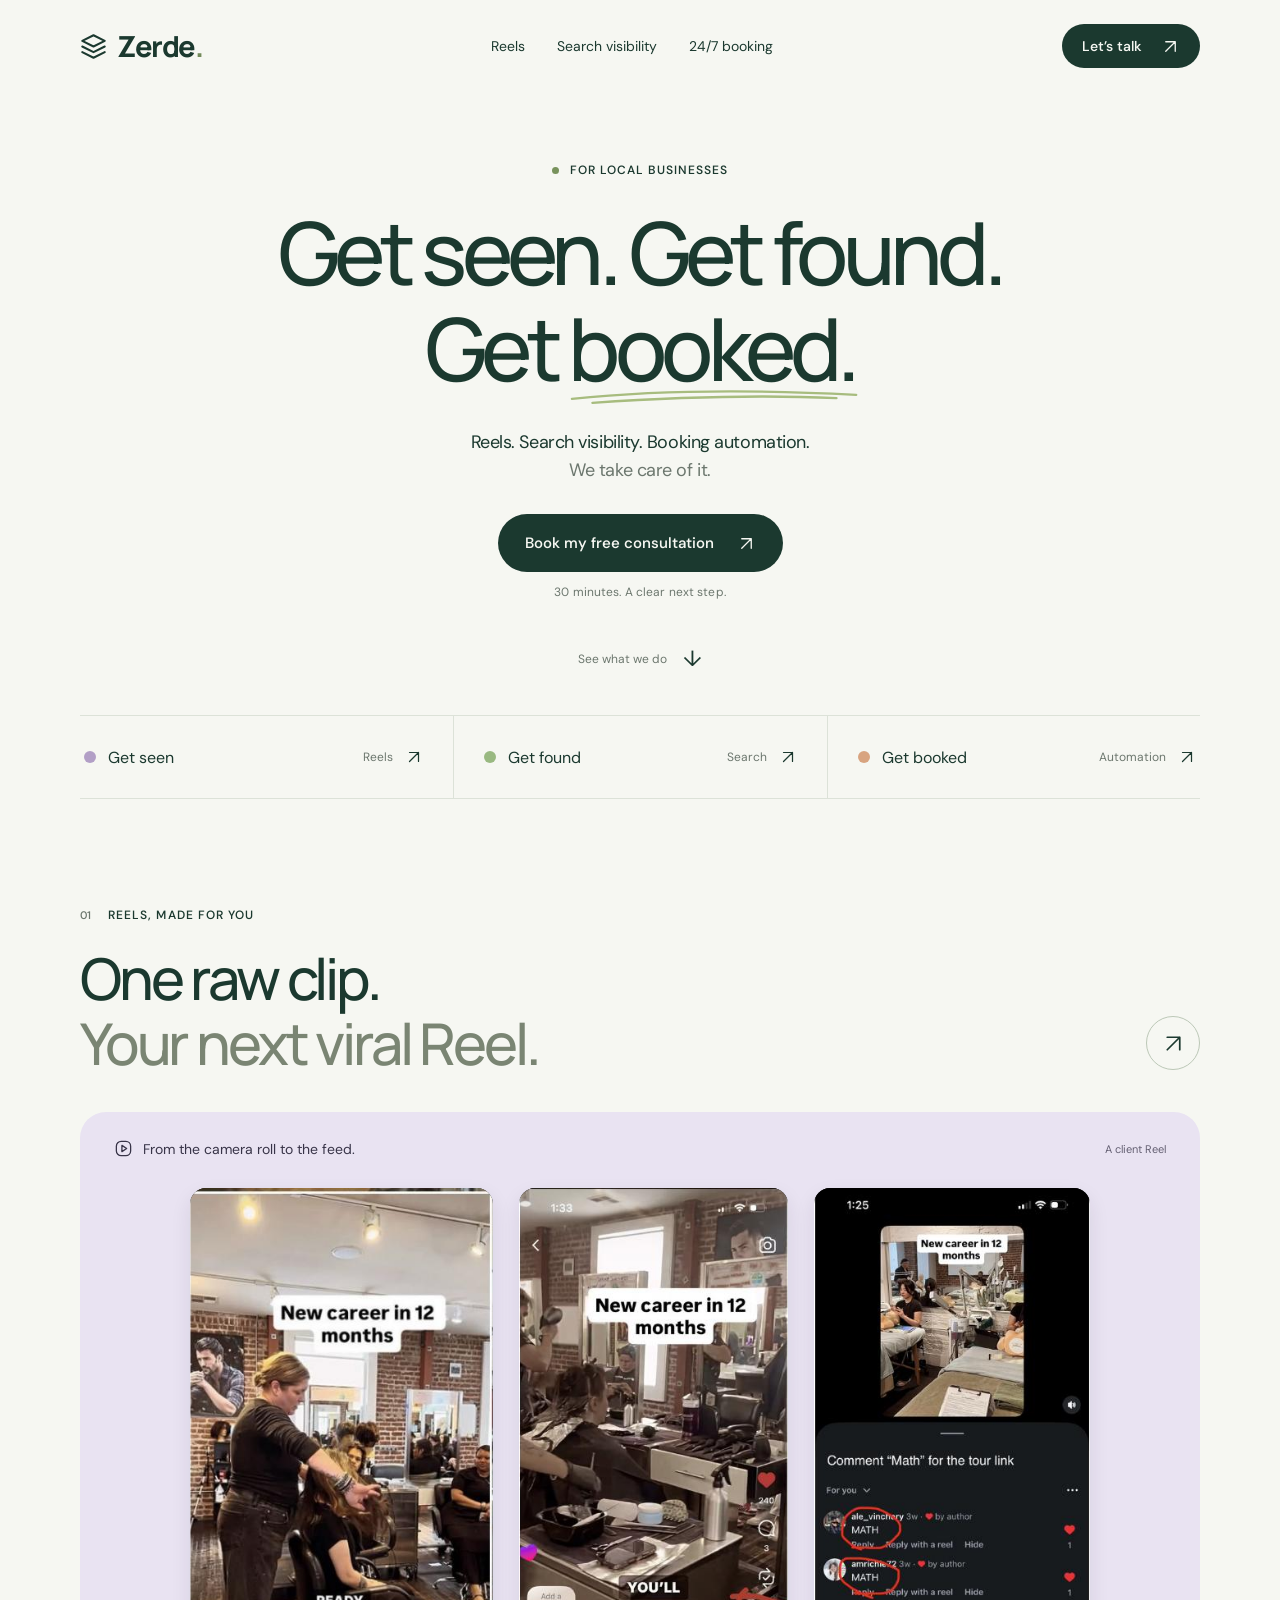
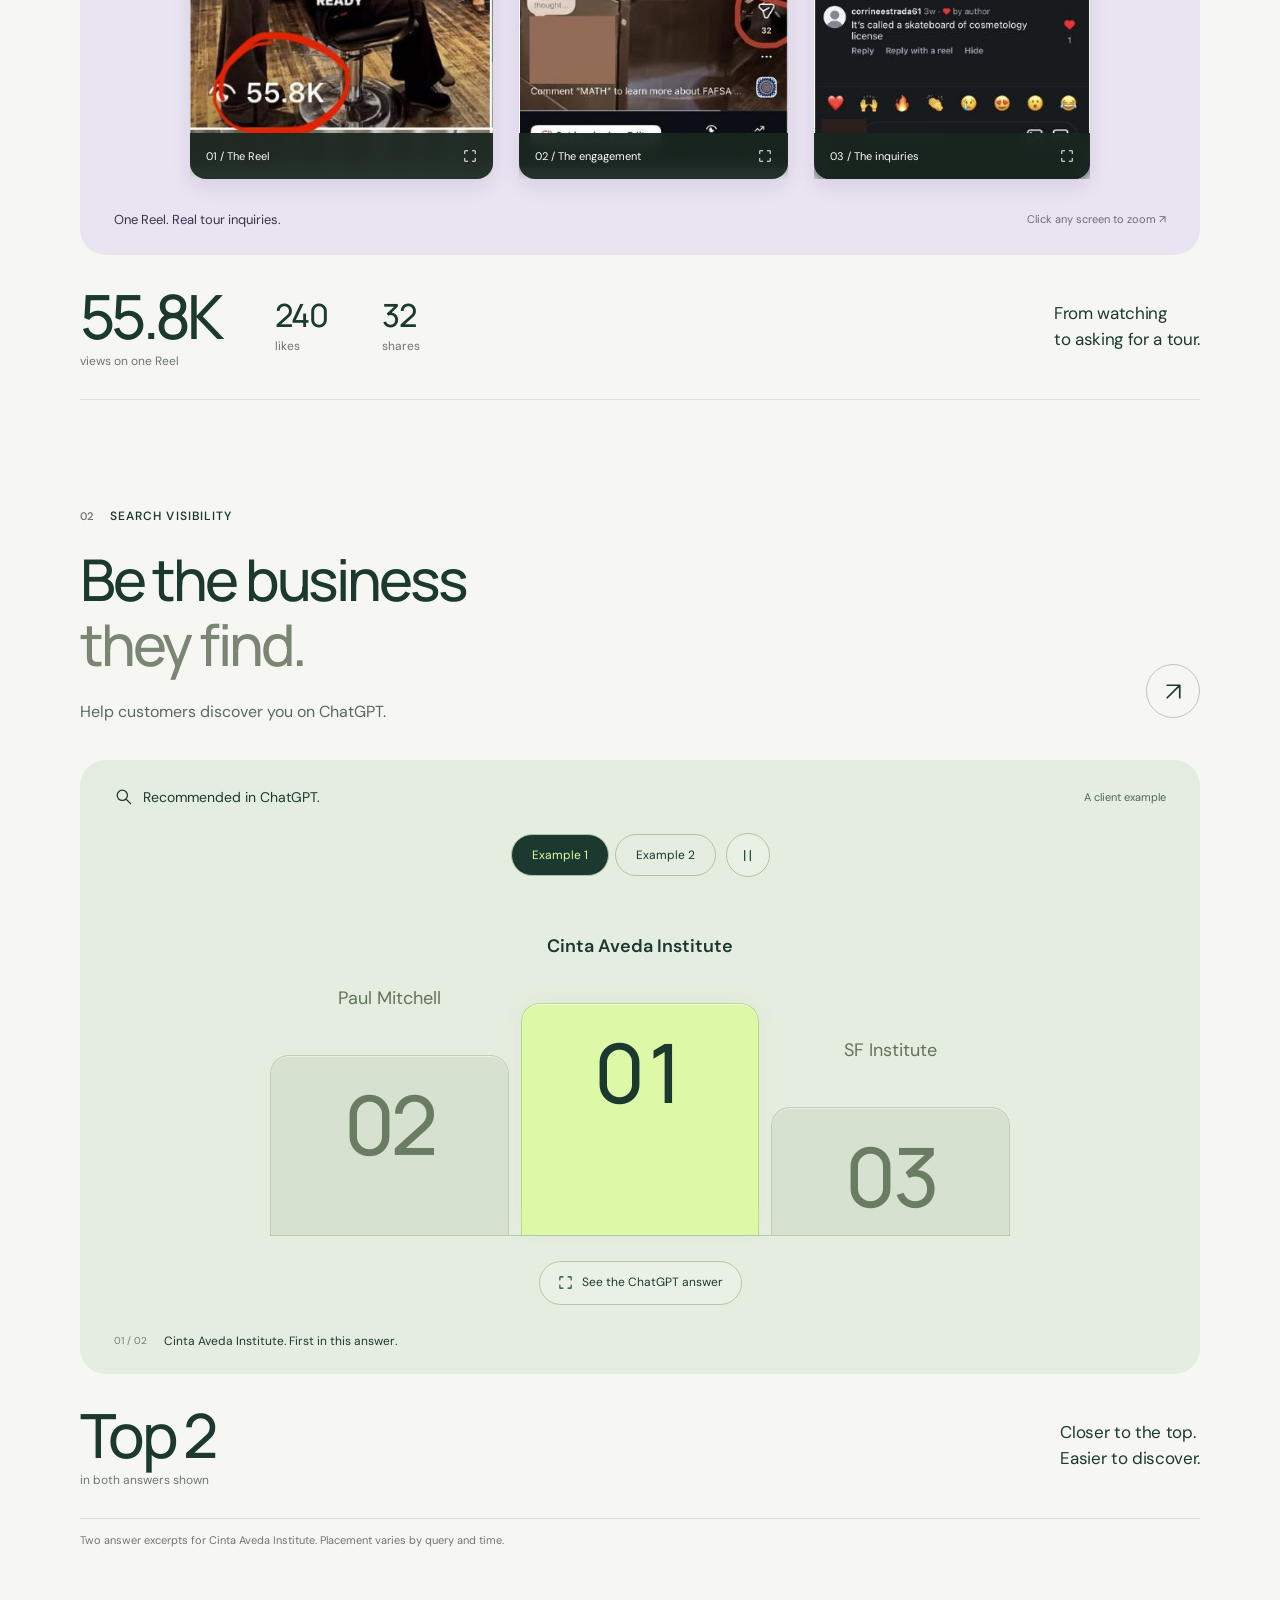
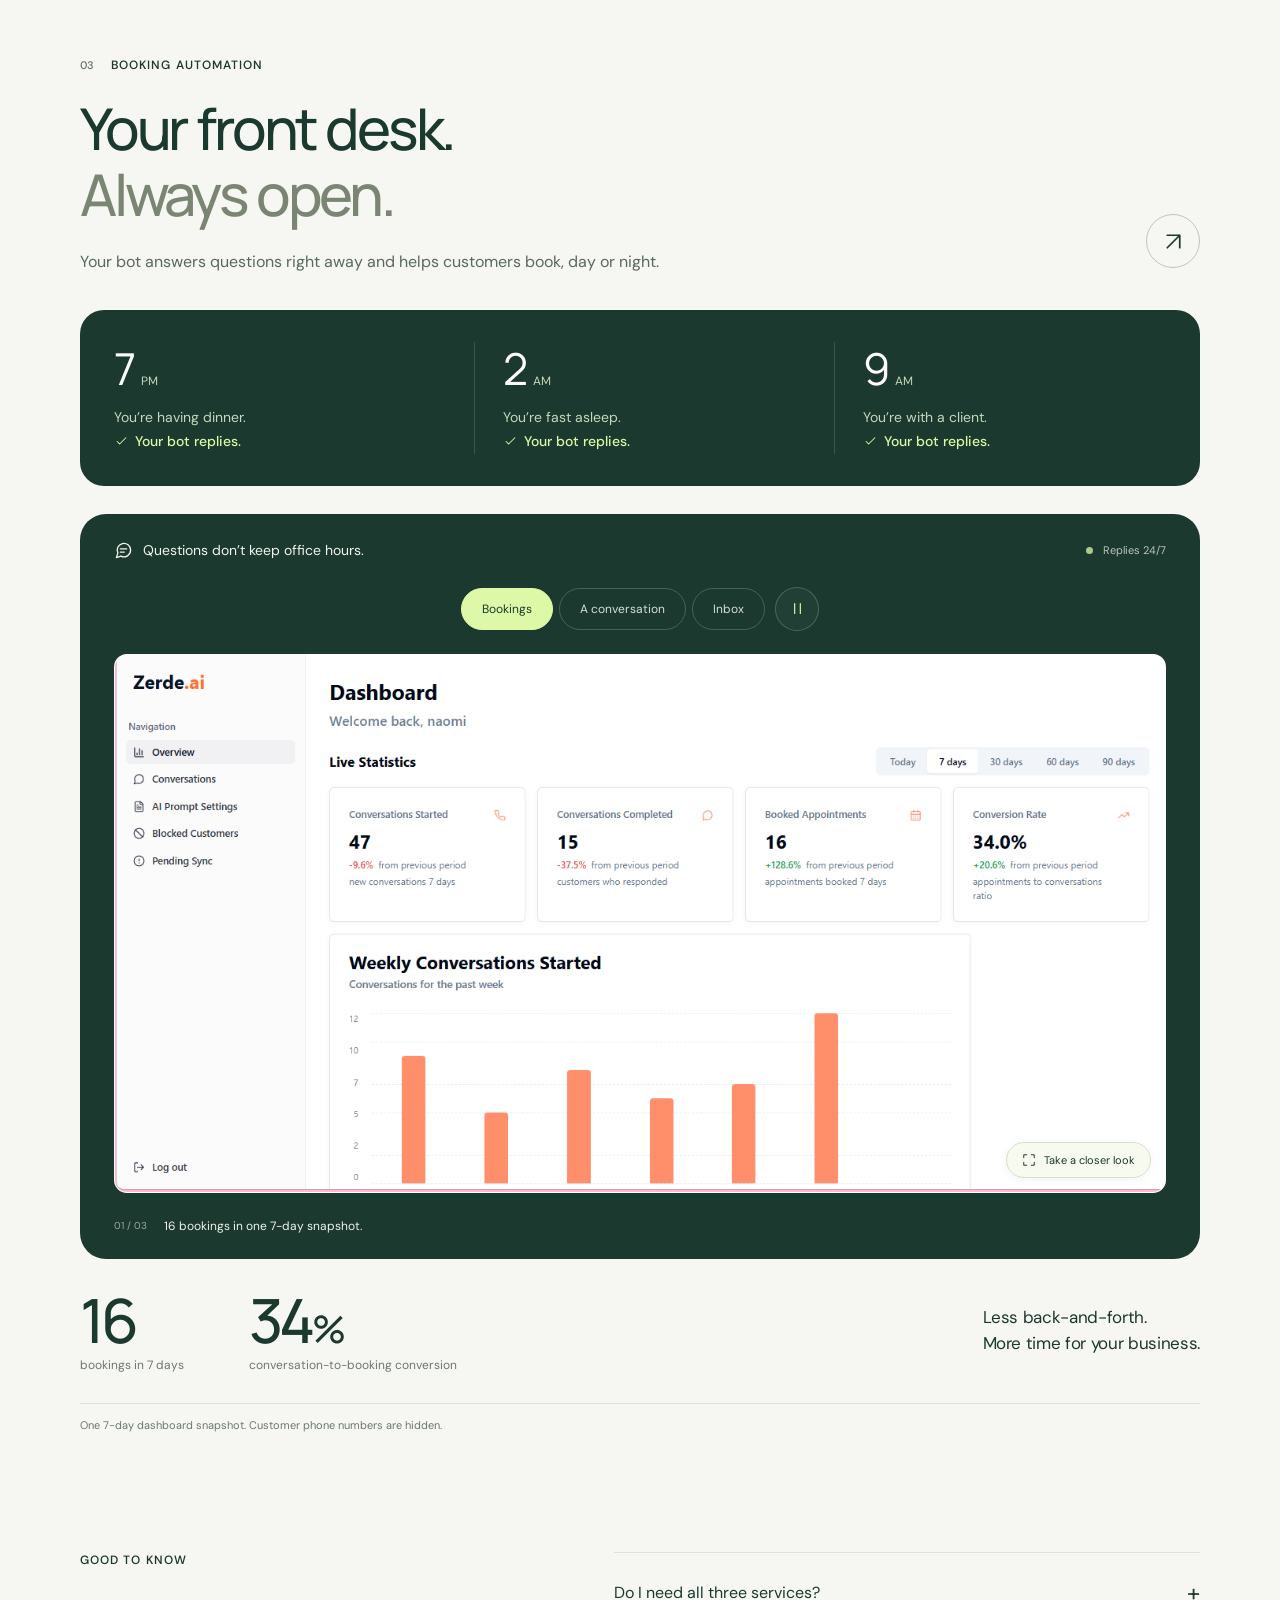
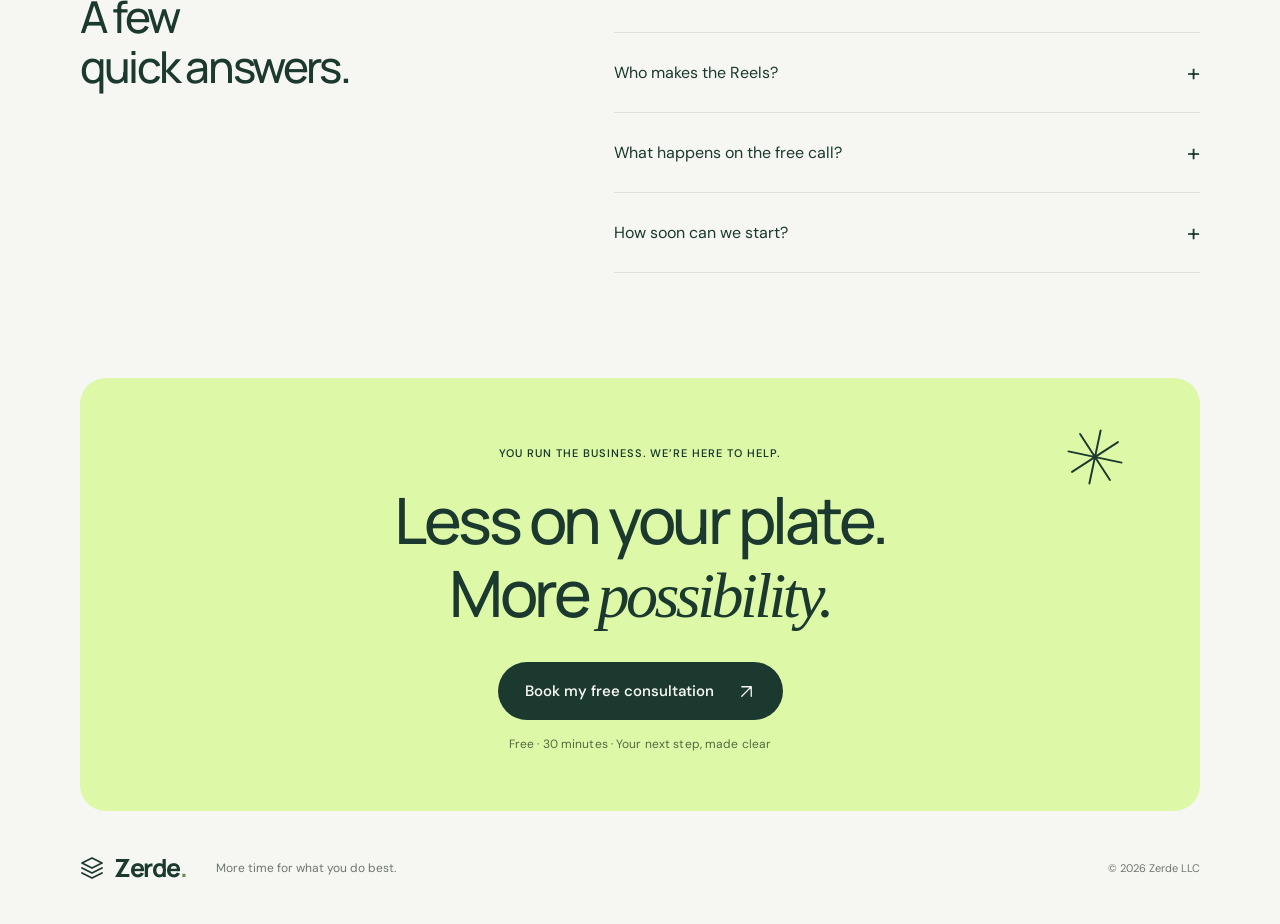
<file: index.html>
<!doctype html>
<html lang="en">
  <head>
    <meta charset="utf-8" />
    <meta
      name="viewport"
      content="width=device-width, initial-scale=1, viewport-fit=cover"
    />
    <meta name="theme-color" content="#f6f7f2" />
    <title>Zerde — Get Seen. Get Found. Get Booked.</title>
    <meta
      name="description"
      content="Reels, search visibility, and booking automation for local businesses. We take care of it. Start with a free 30-minute Zerde consultation."
    />
    <meta property="og:type" content="website" />
    <meta
      property="og:title"
      content="Zerde — Get Seen. Get Found. Get Booked."
    />
    <meta
      property="og:description"
      content="Reels made for you. A stronger search presence. Bookings around the clock. More time for your business."
    />
    <meta property="og:image" content="assets/products/reels-results.jpg" />
    <link
      rel="icon"
      href="data:image/svg+xml,%3Csvg xmlns='http://www.w3.org/2000/svg' viewBox='0 0 64 64'%3E%3Crect width='64' height='64' rx='18' fill='%231b392f'/%3E%3Cpath d='M19 20h27L19 44h27' stroke='%23d9f99a' stroke-width='6' fill='none' stroke-linejoin='round'/%3E%3C/svg%3E"
    />
    <link rel="preconnect" href="https://fonts.googleapis.com" />
    <link rel="preconnect" href="https://fonts.gstatic.com" crossorigin />
    <link
      href="https://fonts.googleapis.com/css2?family=DM+Sans:wght@400;450;500;550;600;650;700&family=Manrope:wght@400;500;600;650;700;750;800&display=swap"
      rel="stylesheet"
    />
    <link rel="stylesheet" href="assets/landing.css?v=ae0373c17d42" />
    <script src="assets/landing.js?v=9987573deb13" defer></script>
  </head>
  <body>
    <a class="skip-link" href="#main">Skip to content</a>
    <svg class="svg-defs" xmlns="http://www.w3.org/2000/svg" aria-hidden="true">
      <defs>
        <symbol id="i-logo" viewBox="0 0 24 24">
          <path d="m12 2 10 5-10 5L2 7l10-5Zm-10 10 10 5 10-5M2 17l10 5 10-5" />
        </symbol>
        <symbol id="i-arrow" viewBox="0 0 24 24">
          <path d="M5 12h14m-6-6 6 6-6 6" />
        </symbol>
        <symbol id="i-diagonal" viewBox="0 0 24 24">
          <path d="M6 18 18 6M6 6h12v12" />
        </symbol>
        <symbol id="i-video" viewBox="0 0 24 24">
          <rect x="3" y="3" width="18" height="18" rx="6" />
          <path d="m10 8 6 4-6 4V8Z" />
        </symbol>
        <symbol id="i-search" viewBox="0 0 24 24">
          <circle cx="10.5" cy="10.5" r="6.5" />
          <path d="m16 16 5 5" />
        </symbol>
        <symbol id="i-chat" viewBox="0 0 24 24">
          <path
            d="M21 11.5a8.5 8.5 0 0 1-12.3 7.6L3 21l1.9-5.7A8.5 8.5 0 1 1 21 11.5Z"
          />
          <path d="M8 10h8m-8 4h5" />
        </symbol>
        <symbol id="i-expand" viewBox="0 0 24 24">
          <path d="M8 3H3v5m13-5h5v5M3 16v5h5m13-5v5h-5" />
        </symbol>
        <symbol id="i-pause" viewBox="0 0 24 24">
          <path d="M8 5v14M16 5v14" />
        </symbol>
        <symbol id="i-play" viewBox="0 0 24 24">
          <path d="m8 5 11 7-11 7V5Z" />
        </symbol>
        <symbol id="i-check" viewBox="0 0 24 24">
          <path d="m5 12 4 4L19 6" />
        </symbol>
        <symbol id="i-spark" viewBox="0 0 48 48">
          <path d="M24 3v42M3 24h42M9 9l30 30M9 39 39 9" />
        </symbol>
      </defs>
    </svg>

    <header class="site-nav" id="mainNavbar">
      <div class="container nav-inner">
        <a class="brand" href="#" aria-label="Zerde home"
          ><svg class="icon brand-icon" aria-hidden="true">
            <use href="#i-logo" /></svg
          >Zerde<span class="brand-period">.</span></a
        >
        <nav class="nav-links" aria-label="Main navigation">
          <a href="#video-studio">Reels</a
          ><a href="#ai-visibility">Search visibility</a
          ><a href="#ai-assistant">24/7 booking</a>
        </nav>
        <div class="nav-actions">
          <a
            class="btn btn-small"
            href="https://calendly.com/zerde_ai/30min"
            target="_blank"
            rel="noopener noreferrer"
            >Let’s talk
            <svg class="icon" aria-hidden="true">
              <use href="#i-diagonal" /></svg></a
          ><button
            class="menu-toggle"
            aria-label="Open navigation"
            aria-expanded="false"
            aria-controls="mobile-menu"
          >
            <span></span><span></span>
          </button>
        </div>
      </div>
      <nav
        class="mobile-menu"
        id="mobile-menu"
        aria-label="Mobile navigation"
        hidden
      >
        <a href="#video-studio">Reels <span aria-hidden="true">↗</span></a
        ><a href="#ai-visibility"
          >Search visibility <span aria-hidden="true">↗</span></a
        ><a href="#ai-assistant"
          >24/7 booking <span aria-hidden="true">↗</span></a
        ><a href="#faq">A few questions <span aria-hidden="true">↗</span></a>
      </nav>
    </header>

    <main id="main">
      <section class="hero" aria-labelledby="hero-heading">
        <div class="container hero-inner">
          <p class="eyebrow hero-eyebrow">
            <span class="status-dot"></span> For local businesses
          </p>
          <h1 id="hero-heading">
            <span class="hero-line">Get seen.</span>
            <span class="hero-line">Get found.</span><br /><span
              class="hero-line"
              >Get
              <span class="hero-highlight"
                >booked.<svg viewBox="0 0 370 20" aria-hidden="true">
                  <path d="M5 13Q160-3 365 8M31 18Q207 6 340 12" /></svg></span
            ></span>
          </h1>
          <p class="hero-lead">
            Reels. Search visibility. Booking automation.<br /><span
              >We take care of it.</span
            >
          </p>
          <div class="hero-actions">
            <a
              class="btn"
              href="https://calendly.com/zerde_ai/30min"
              target="_blank"
              rel="noopener noreferrer"
              >Book my free consultation
              <svg class="icon" aria-hidden="true">
                <use href="#i-diagonal" /></svg></a
            ><span class="cta-note">30 minutes. A clear next step.</span>
          </div>
          <a class="explore-link" href="#video-studio"
            >See what we do <span aria-hidden="true">↓</span></a
          >
        </div>
      </section>

      <nav class="container service-nav" aria-label="Explore our services">
        <a href="#video-studio"
          ><span class="service-dot dot-lilac"></span><span>Get seen</span
          ><span class="service-nav-detail">Reels</span
          ><svg class="icon" aria-hidden="true"><use href="#i-diagonal" /></svg
        ></a>
        <a href="#ai-visibility"
          ><span class="service-dot dot-mint"></span><span>Get found</span
          ><span class="service-nav-detail">Search</span
          ><svg class="icon" aria-hidden="true"><use href="#i-diagonal" /></svg
        ></a>
        <a href="#ai-assistant"
          ><span class="service-dot dot-peach"></span><span>Get booked</span
          ><span class="service-nav-detail">Automation</span
          ><svg class="icon" aria-hidden="true"><use href="#i-diagonal" /></svg
        ></a>
      </nav>

      <section
        class="service-section reels-section"
        id="video-studio"
        aria-labelledby="reels-heading"
      >
        <div class="container">
          <div class="section-heading">
            <div>
              <p class="eyebrow">
                <span class="section-number">01</span> Reels, made for you
              </p>
              <h2 id="reels-heading">
                One raw clip.<br /><span class="muted-heading"
                  >Your next viral Reel.</span
                >
              </h2>
            </div>
            <a
              class="round-link"
              href="https://calendly.com/zerde_ai/30min"
              target="_blank"
              rel="noopener noreferrer"
              aria-label="Talk to Zerde about Reels"
              ><svg class="icon" aria-hidden="true">
                <use href="#i-diagonal" /></svg
            ></a>
          </div>
          <figure class="service-example reels-example" id="reels-results">
            <div class="example-topline">
              <span
                ><svg class="icon" aria-hidden="true">
                  <use href="#i-video" />
                </svg>
                From the camera roll to the feed.</span
              ><span class="example-label">A client Reel</span>
            </div>
            <div
              class="reels-strip"
              role="group"
              tabindex="0"
              aria-label="Instagram screenshots. Swipe or scroll to see all three."
            >
              <button
                class="reel-shot reel-shot-one"
                data-proof-image="reelsResult"
                aria-label="Enlarge Instagram results: 55.8K views"
              >
                <img
                  src="assets/products/reels-results.jpg"
                  width="1280"
                  height="720"
                  alt="Hairstyling-school Reel with 55.8K views"
                  loading="lazy"
                /><span class="shot-caption"
                  >01 / The Reel
                  <svg class="icon" aria-hidden="true">
                    <use href="#i-expand" /></svg
                ></span>
              </button>
              <button
                class="reel-shot reel-shot-two"
                data-proof-image="reelsResult"
                aria-label="Enlarge Instagram results: 240 likes and 32 shares"
              >
                <img
                  src="assets/products/reels-results.jpg"
                  width="1280"
                  height="720"
                  alt="Instagram Reel showing 240 likes and 32 shares"
                  loading="lazy"
                /><span class="shot-caption"
                  >02 / The engagement
                  <svg class="icon" aria-hidden="true">
                    <use href="#i-expand" /></svg
                ></span>
              </button>
              <button
                class="reel-shot reel-shot-three"
                data-proof-image="reelsResult"
                aria-label="Enlarge Instagram comments asking for the tour link"
              >
                <img
                  src="assets/products/reels-results.jpg"
                  width="1280"
                  height="720"
                  alt="Viewers commenting MATH to ask for the school tour link"
                  loading="lazy"
                /><span class="shot-caption"
                  >03 / The inquiries
                  <svg class="icon" aria-hidden="true">
                    <use href="#i-expand" /></svg
                ></span>
              </button>
            </div>
            <figcaption class="example-caption">
              <span>One Reel. Real tour inquiries.</span
              ><span class="swipe-hint"
                >Swipe to explore <span aria-hidden="true">↔</span></span
              ><span class="desktop-hint"
                >Click any screen to zoom
                <span aria-hidden="true">↗</span></span
              >
            </figcaption>
          </figure>
          <div
            class="outcome-row reels-outcome"
            aria-label="Results from the Reel shown above"
          >
            <div class="main-outcome">
              <strong>55.8K</strong><span>views on one Reel</span>
            </div>
            <div class="small-outcome">
              <strong>240</strong><span>likes</span>
            </div>
            <div class="small-outcome">
              <strong>32</strong><span>shares</span>
            </div>
            <p class="outcome-note">From watching<br />to asking for a tour.</p>
          </div>
        </div>
      </section>

      <section
        class="service-section visibility-section"
        id="ai-visibility"
        aria-labelledby="visibility-heading"
      >
        <div class="container">
          <div class="section-heading">
            <div>
              <p class="eyebrow">
                <span class="section-number">02</span> Search visibility
              </p>
              <h2 id="visibility-heading">
                Be the business<br /><span class="muted-heading"
                  >they find.</span
                >
              </h2>
              <p class="section-description">
                Help customers discover you on ChatGPT.
              </p>
            </div>
            <a
              class="round-link"
              href="https://calendly.com/zerde_ai/30min"
              target="_blank"
              rel="noopener noreferrer"
              aria-label="Talk to Zerde about search visibility"
              ><svg class="icon" aria-hidden="true">
                <use href="#i-diagonal" /></svg
            ></a>
          </div>
          <div
            class="service-example visibility-example"
            id="visibility-results"
          >
            <div class="example-topline">
              <span
                ><svg class="icon" aria-hidden="true">
                  <use href="#i-search" />
                </svg>
                Recommended in ChatGPT.</span
              ><span class="example-label">A client example</span>
            </div>
            <div data-visibility-fallback>
              <div
                class="rank-comparison"
                role="img"
                aria-label="Illustrated comparison of a client's search positions: before 4 to 5, after 1 to 2"
              >
                <div class="rank-card rank-before">
                  <div class="rank-card-header">
                    <span>Before</span
                    ><span class="rank-pill">Further down</span>
                  </div>
                  <div class="rank-list" aria-hidden="true">
                    <div><b>01</b><i></i><i></i></div>
                    <div><b>02</b><i></i><i></i></div>
                    <div><b>03</b><i></i><i></i></div>
                    <div class="rank-selected">
                      <b>04</b><span>Your business</span>
                    </div>
                    <div class="rank-selected">
                      <b>05</b><span>Your business</span>
                    </div>
                  </div>
                </div>
                <span class="rank-arrow" aria-hidden="true"
                  ><svg class="icon"><use href="#i-arrow" /></svg
                ></span>
                <div class="rank-card rank-after">
                  <div class="rank-card-header">
                    <span>After</span
                    ><span class="rank-pill"
                      ><span class="status-dot"></span> In the first picks</span
                    >
                  </div>
                  <div class="rank-list" aria-hidden="true">
                    <div class="rank-selected">
                      <b>01</b><span>Your business</span
                      ><svg class="icon"><use href="#i-spark" /></svg>
                    </div>
                    <div class="rank-selected">
                      <b>02</b><span>Your business</span>
                    </div>
                    <div><b>03</b><i></i><i></i></div>
                    <div><b>04</b><i></i><i></i></div>
                    <div><b>05</b><i></i><i></i></div>
                  </div>
                </div>
              </div>
              <p class="example-caption">
                <span>Move up. Get considered.</span
                ><span>Illustrated comparison</span>
              </p>
            </div>
            <!-- Real client screenshots are configured in productScreens.visibility. -->
            <div
              class="gallery visibility-gallery"
              data-gallery="visibility"
              hidden
            >
              <div
                class="gallery-tabs"
                role="tablist"
                aria-label="Search visibility examples"
              ></div>
              <div class="gallery-panel" id="visibility-panel" role="tabpanel">
                <ol
                  class="search-podium"
                  aria-label="First three schools in this ChatGPT answer"
                >
                  <li class="podium-place is-featured" data-rank="1">
                    <span class="podium-school">Cinta Aveda Institute</span>
                    <div class="podium-step">
                      <span class="podium-number" aria-hidden="true">01</span>
                    </div>
                  </li>
                  <li class="podium-place" data-rank="2">
                    <span class="podium-school">Paul Mitchell</span>
                    <div class="podium-step">
                      <span class="podium-number" aria-hidden="true">02</span>
                    </div>
                  </li>
                  <li class="podium-place" data-rank="3">
                    <span class="podium-school">SF Institute</span>
                    <div class="podium-step">
                      <span class="podium-number" aria-hidden="true">03</span>
                    </div>
                  </li>
                </ol>
                <button
                  class="visibility-proof-link"
                  data-open-gallery
                  aria-label="Enlarge search visibility screenshot"
                >
                  <svg class="icon" aria-hidden="true">
                    <use href="#i-expand" />
                  </svg>
                  See the ChatGPT answer
                </button>
                <div class="gallery-caption" aria-live="polite">
                  <span class="caption-number"></span>
                  <p></p>
                </div>
              </div>
            </div>
          </div>
          <div class="outcome-row visibility-outcome">
            <div class="main-outcome rank-outcome">
              <strong>Top 2</strong>
              <span>in both answers shown</span>
            </div>
            <p class="outcome-note">
              Closer to the top.<br />Easier to discover.
            </p>
          </div>
          <p class="evidence-note">
            Two answer excerpts for Cinta Aveda Institute. Placement varies by
            query and time.
          </p>
        </div>
      </section>

      <section
        class="service-section booking-section"
        id="ai-assistant"
        aria-labelledby="booking-heading"
      >
        <div class="container">
          <div class="section-heading">
            <div>
              <p class="eyebrow">
                <span class="section-number">03</span> Booking automation
              </p>
              <h2 id="booking-heading">
                Your front desk.<br /><span class="muted-heading"
                  >Always open.</span
                >
              </h2>
              <p class="section-description">
                Your bot answers questions right away and helps customers book,
                day or night.
              </p>
            </div>
            <a
              class="round-link"
              href="https://calendly.com/zerde_ai/30min"
              target="_blank"
              rel="noopener noreferrer"
              aria-label="Talk to Zerde about booking automation"
              ><svg class="icon" aria-hidden="true">
                <use href="#i-diagonal" /></svg
            ></a>
          </div>
          <ul
            class="booking-hours"
            aria-label="Your bot replies throughout the day and night"
          >
            <li>
              <span class="booking-hour">7 <span>PM</span></span>
              <p>
                You’re having dinner.<strong
                  ><svg class="icon" aria-hidden="true">
                    <use href="#i-check" /></svg
                  >Your bot replies.</strong
                >
              </p>
            </li>
            <li>
              <span class="booking-hour">2 <span>AM</span></span>
              <p>
                You’re fast asleep.<strong
                  ><svg class="icon" aria-hidden="true">
                    <use href="#i-check" /></svg
                  >Your bot replies.</strong
                >
              </p>
            </li>
            <li>
              <span class="booking-hour">9 <span>AM</span></span>
              <p>
                You’re with a client.<strong
                  ><svg class="icon" aria-hidden="true">
                    <use href="#i-check" /></svg
                  >Your bot replies.</strong
                >
              </p>
            </li>
          </ul>
          <div class="service-example booking-example">
            <div class="example-topline">
              <span
                ><svg class="icon" aria-hidden="true">
                  <use href="#i-chat" />
                </svg>
                Questions don’t keep office hours.</span
              ><span class="example-label"
                ><span class="status-dot"></span> Replies 24/7</span
              >
            </div>

            <div class="gallery" data-gallery="assistant">
              <div
                class="gallery-tabs"
                role="tablist"
                aria-label="Booking assistant screens"
              >
                <button
                  id="assistant-tab-0"
                  role="tab"
                  aria-selected="true"
                  aria-controls="assistant-panel"
                  data-slide="0"
                >
                  Bookings</button
                ><button
                  id="assistant-tab-1"
                  role="tab"
                  aria-selected="false"
                  aria-controls="assistant-panel"
                  tabindex="-1"
                  data-slide="1"
                >
                  A conversation</button
                ><button
                  id="assistant-tab-2"
                  role="tab"
                  aria-selected="false"
                  aria-controls="assistant-panel"
                  tabindex="-1"
                  data-slide="2"
                >
                  Inbox
                </button>
              </div>
              <div
                class="gallery-panel"
                id="assistant-panel"
                role="tabpanel"
                aria-labelledby="assistant-tab-0"
              >
                <button
                  class="gallery-image"
                  data-open-gallery
                  aria-label="Enlarge booking assistant screenshot"
                >
                  <img
                    src="assets/products/assistant-dashboard.png"
                    alt="Zerde dashboard showing 47 conversations, 16 appointments booked, and 34 percent conversion in seven days"
                    width="1333"
                    height="682"
                    loading="lazy"
                  /><span class="zoom-label"
                    ><svg class="icon" aria-hidden="true">
                      <use href="#i-expand" />
                    </svg>
                    Take a closer look</span
                  >
                </button>
                <div class="gallery-caption" aria-live="polite">
                  <span class="caption-number">01 / 03</span>
                  <p>Conversations and bookings, in one place.</p>
                </div>
              </div>
            </div>
          </div>
          <div
            class="outcome-row booking-outcome"
            aria-label="Results from the booking dashboard shown above"
          >
            <div class="main-outcome">
              <strong>16</strong><span>bookings in 7 days</span>
            </div>
            <div class="main-outcome">
              <strong>34<span class="percent">%</span></strong
              ><span>conversation-to-booking conversion</span>
            </div>
            <p class="outcome-note">
              Less back-and-forth.<br />More time for your business.
            </p>
          </div>
          <p class="evidence-note">
            One 7-day dashboard snapshot. Customer phone numbers are hidden.
          </p>
        </div>
      </section>

      <section class="faq-section" id="faq" aria-labelledby="faq-heading">
        <div class="container faq-grid">
          <div>
            <p class="eyebrow">Good to know</p>
            <h2 id="faq-heading">
              A few<br />
              quick answers.
            </h2>
          </div>
          <div class="faq-list">
            <details>
              <summary>
                Do I need all three services?<span aria-hidden="true">+</span>
              </summary>
              <p>
                Start with what you need: Reels, search visibility, or booking
                automation. We’ll help you choose on the call.
              </p>
            </details>
            <details>
              <summary>
                Who makes the Reels?<span aria-hidden="true">+</span>
              </summary>
              <p>
                We do. You share your footage; we turn it into Reels for your
                business.
              </p>
            </details>
            <details>
              <summary>
                What happens on the free call?<span aria-hidden="true">+</span>
              </summary>
              <p>
                We talk through your business, show you the relevant service,
                and find a practical next step. It takes 30 minutes.
              </p>
            </details>
            <details>
              <summary>
                How soon can we start?<span aria-hidden="true">+</span>
              </summary>
              <p>
                Setup usually takes 1–2 weeks. We’ll confirm the scope, timing,
                and any connections to your existing tools on the call.
              </p>
            </details>
          </div>
        </div>
      </section>

      <section
        class="final-cta"
        id="consultation"
        aria-labelledby="consultation-heading"
      >
        <div class="container">
          <div class="cta-card">
            <svg class="cta-spark icon" aria-hidden="true">
              <use href="#i-spark" />
            </svg>
            <p class="eyebrow">You run the business. We’re here to help.</p>
            <h2 id="consultation-heading">
              Less on your plate.<br />More <span>possibility.</span>
            </h2>
            <a
              class="btn"
              href="https://calendly.com/zerde_ai/30min"
              target="_blank"
              rel="noopener noreferrer"
              >Book my free consultation
              <svg class="icon" aria-hidden="true">
                <use href="#i-diagonal" /></svg
            ></a>
            <p class="cta-note">
              Free · 30 minutes · Your next step, made clear
            </p>
          </div>
        </div>
      </section>
    </main>

    <footer>
      <div class="container footer-inner">
        <a class="brand" href="#" aria-label="Zerde home"
          ><svg class="icon brand-icon" aria-hidden="true">
            <use href="#i-logo" /></svg
          >Zerde<span class="brand-period">.</span></a
        >
        <p>More time for what you do best.</p>
        <span>© 2026 Zerde LLC</span>
      </div>
    </footer>
    <dialog
      class="lightbox"
      aria-labelledby="lightbox-title"
      aria-describedby="lightbox-caption"
    >
      <div class="lightbox-toolbar">
        <div>
          <span id="lightbox-title">Inside Zerde</span
          ><span id="lightbox-count"></span>
        </div>
        <button
          class="lightbox-zoom"
          data-lightbox-zoom
          aria-pressed="false"
          aria-label="Zoom in"
        >
          Zoom in</button
        ><button class="lightbox-close" aria-label="Close screenshot">✕</button>
      </div>
      <div class="lightbox-image-wrap"><img id="lightbox-image" alt="" /></div>
      <div class="lightbox-bottom">
        <button data-lightbox-prev aria-label="Previous screenshot">←</button>
        <p id="lightbox-caption" aria-live="polite"></p>
        <button data-lightbox-next aria-label="Next screenshot">→</button>
      </div>
    </dialog>
  </body>
</html>
</file>
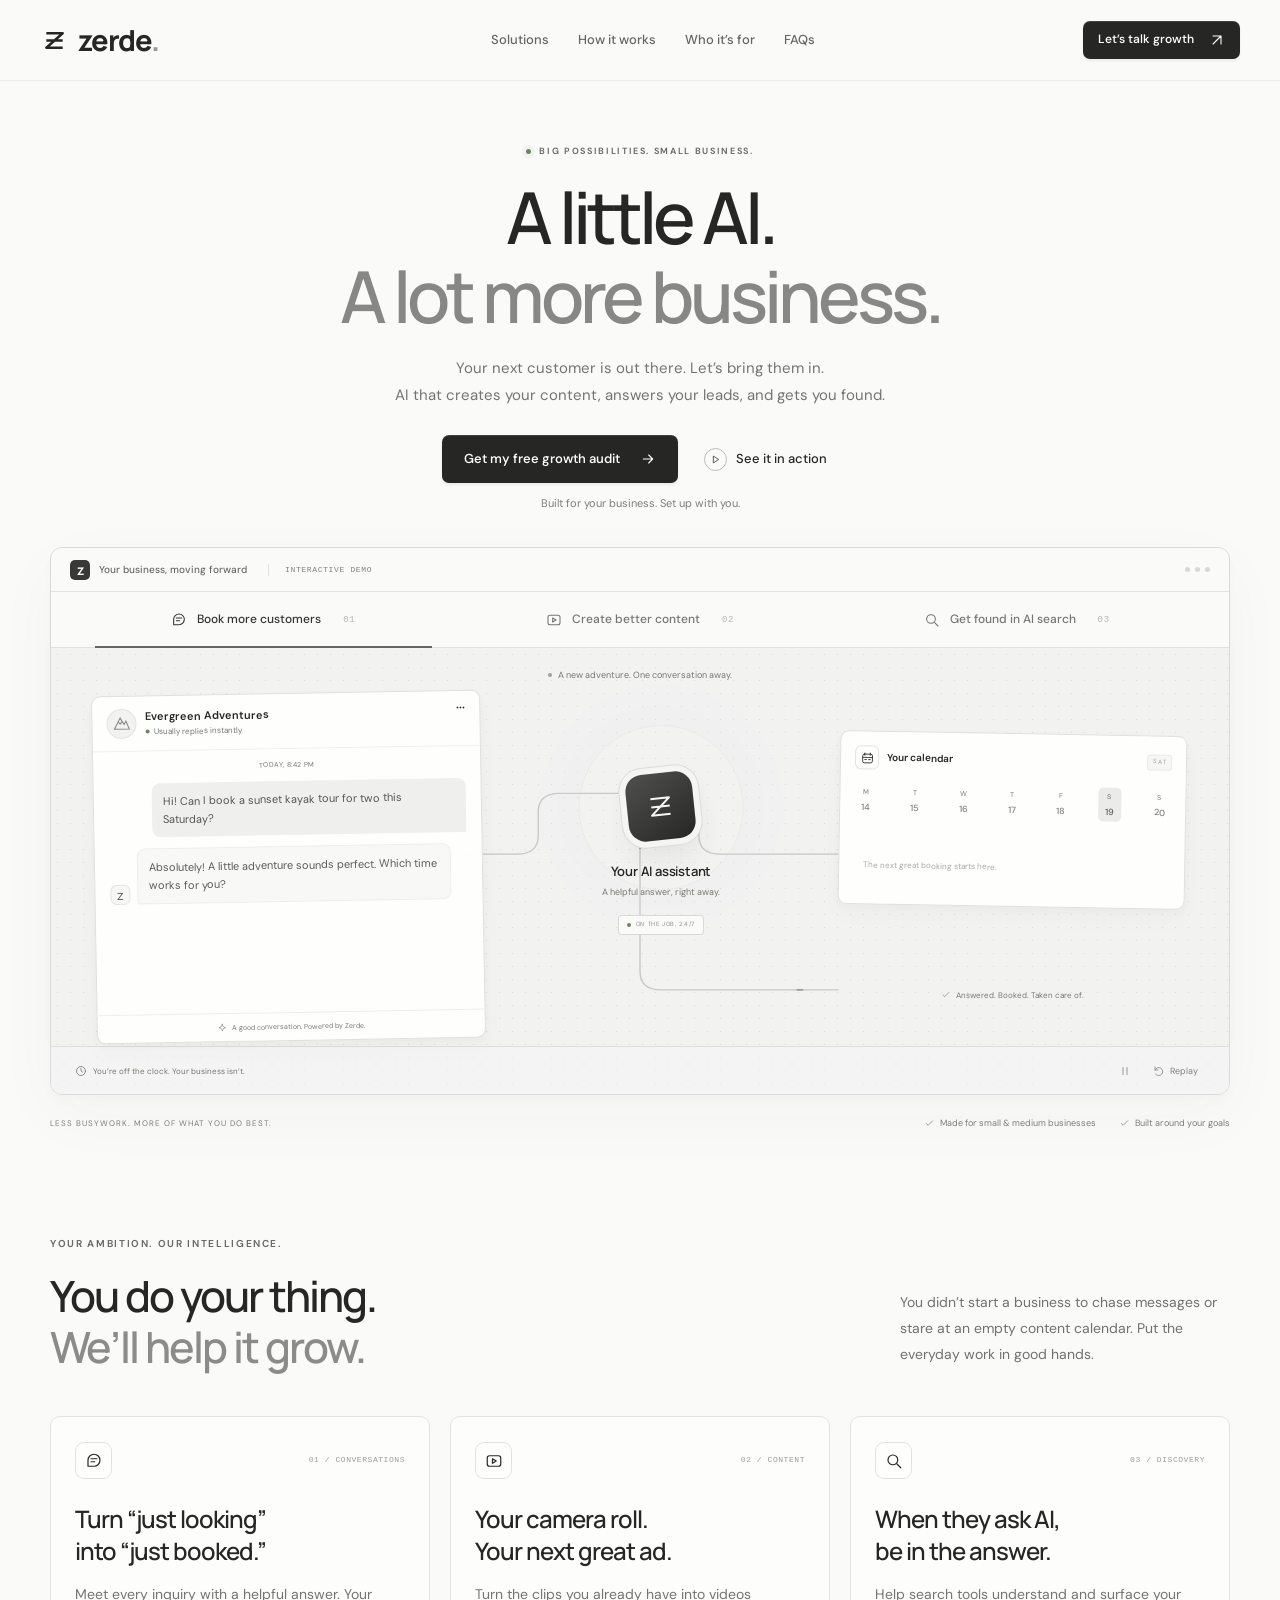
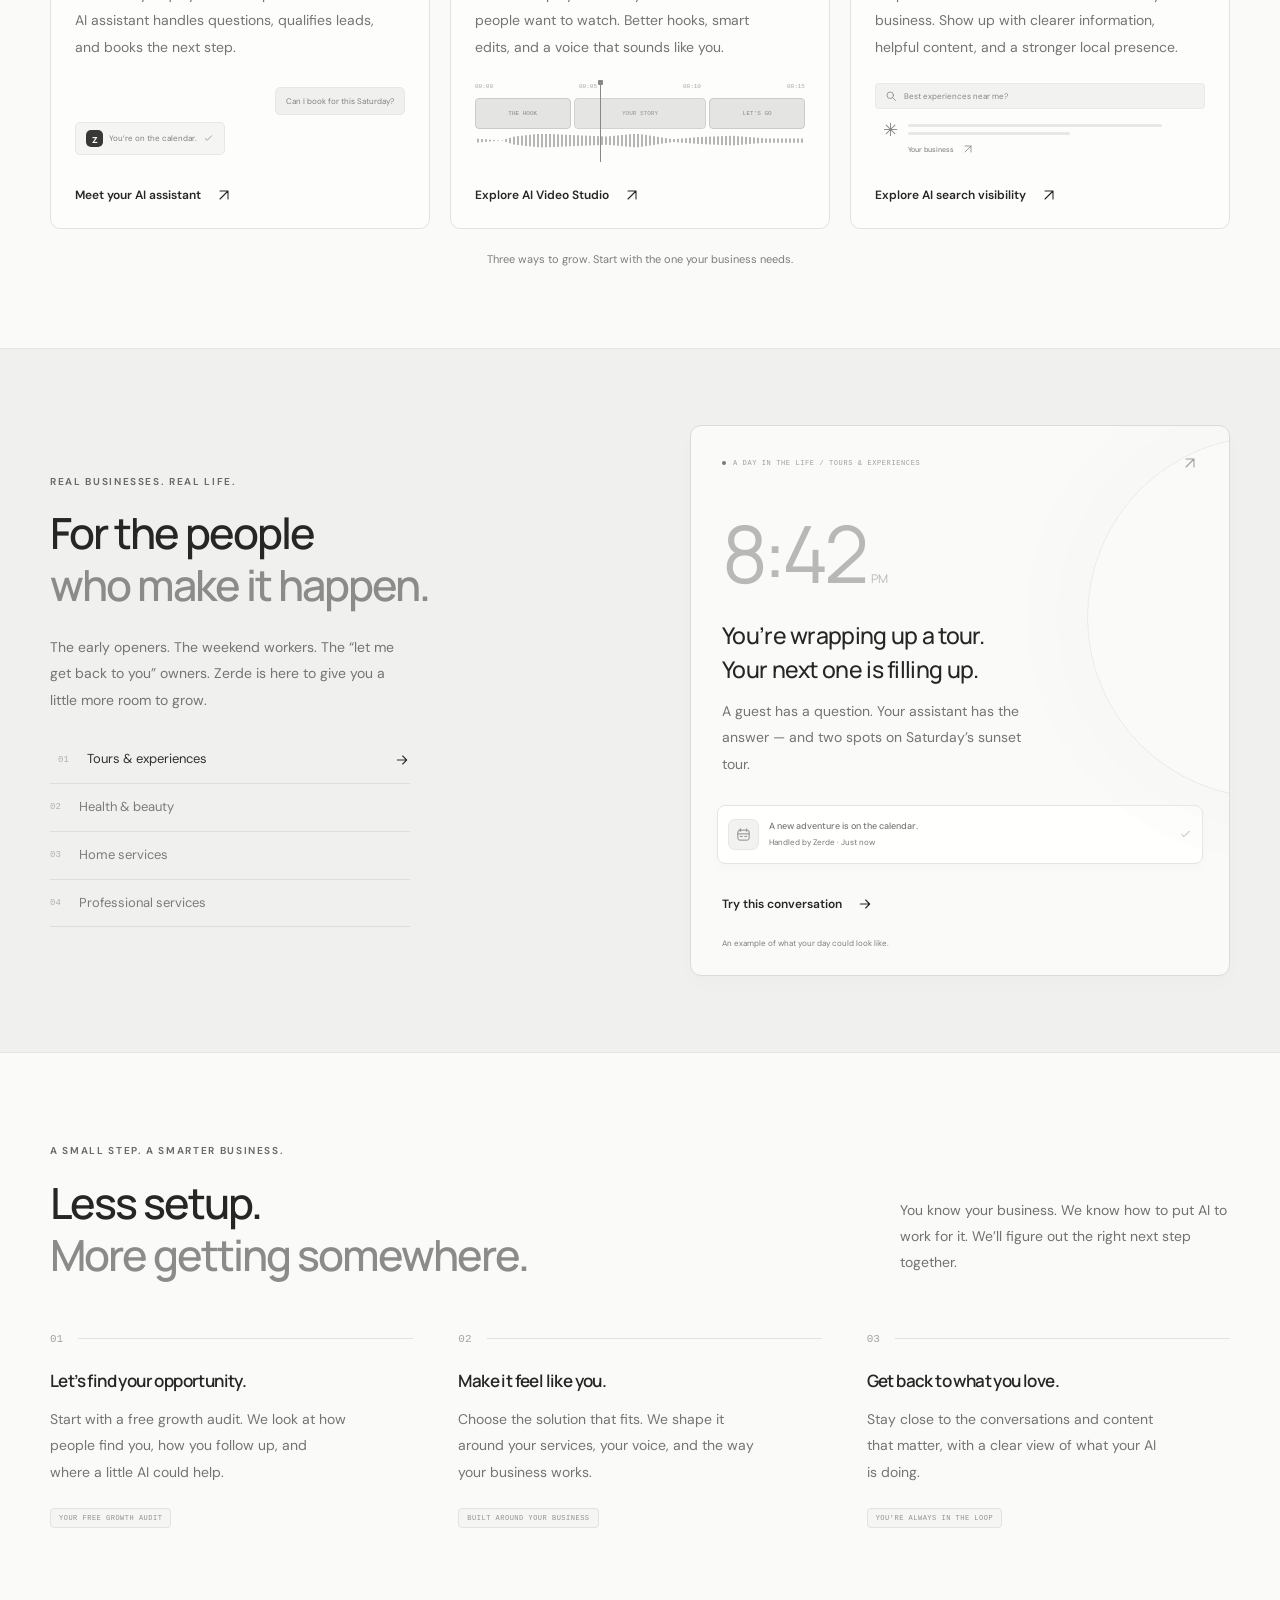
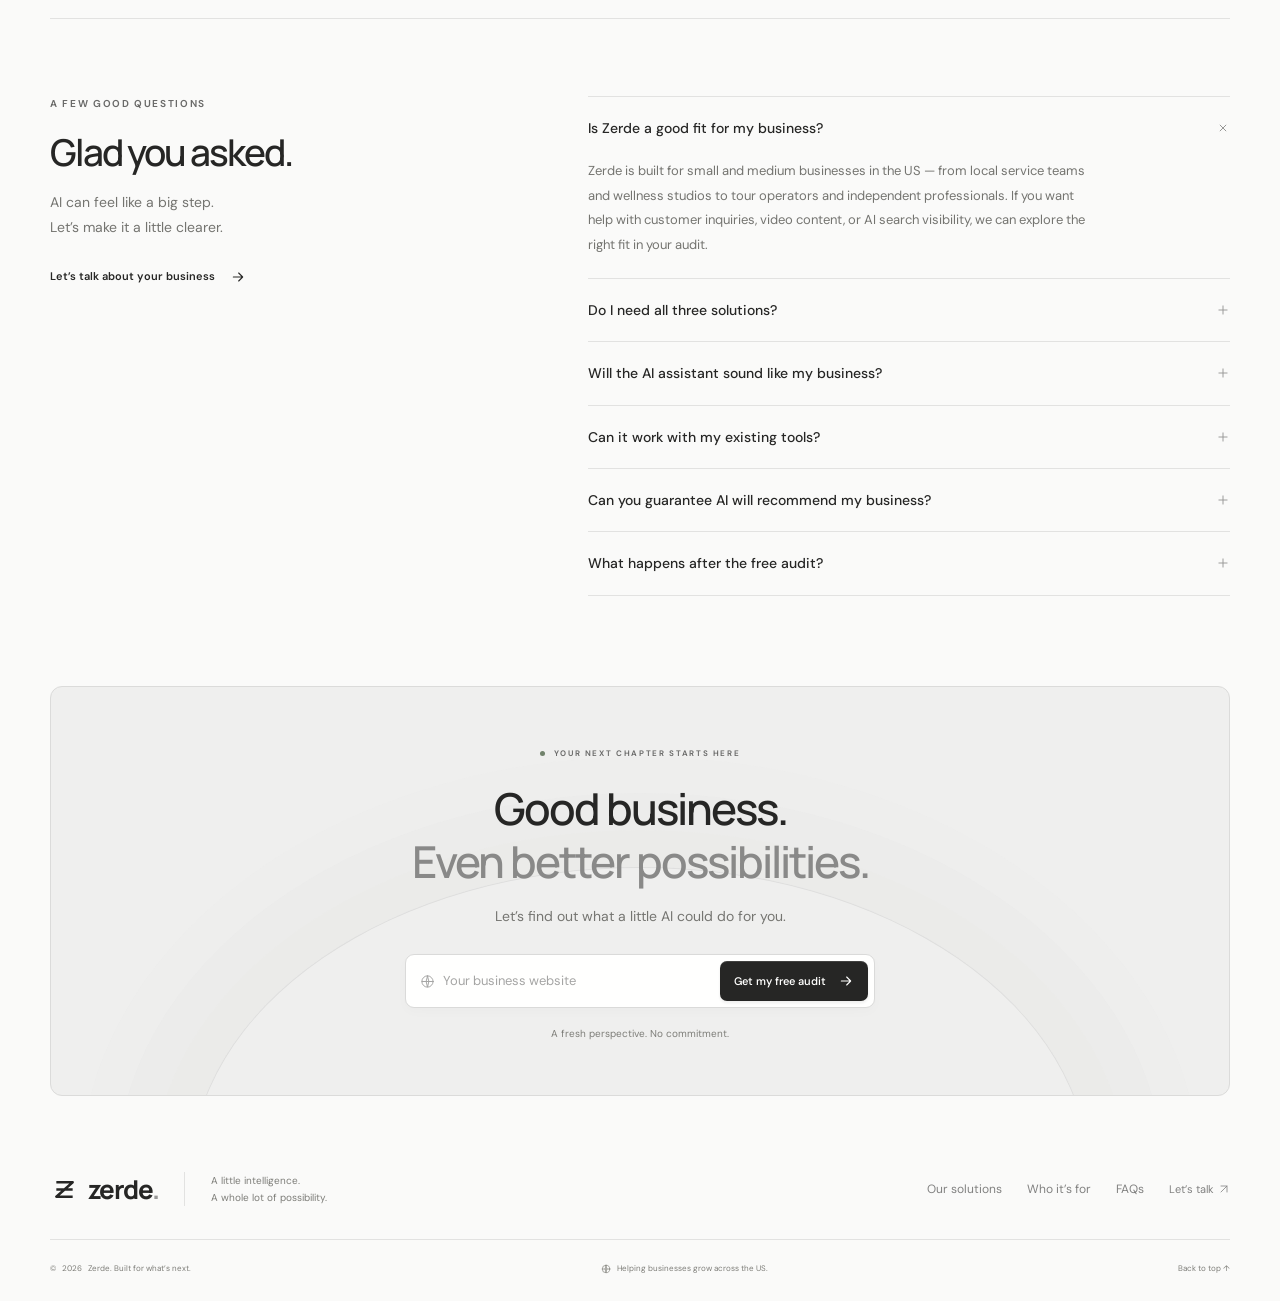
<file: zerde-v3/index.html>
<!doctype html>
<html lang="en">
<head>
  <meta charset="utf-8">
  <meta name="viewport" content="width=device-width, initial-scale=1">
  <meta name="theme-color" content="#f5f5f2">
  <meta name="description" content="More conversations. More customers. Less busywork. Zerde helps US small and medium businesses book leads, create videos, and get discovered in AI search.">
  <meta property="og:title" content="Zerde — A little AI. A lot more business.">
  <meta property="og:description" content="Turn interest into appointments, everyday footage into content, and AI searches into new opportunities.">
  <meta property="og:type" content="website">
  <title>Zerde — A little AI. A lot more business.</title>
  <link rel="icon" href="data:image/svg+xml,%3Csvg xmlns='http://www.w3.org/2000/svg' viewBox='0 0 40 40'%3E%3Crect width='40' height='40' rx='10' fill='%23232323'/%3E%3Cpath d='M11 12h18L11 28h18M11 20h18' fill='none' stroke='white' stroke-width='2.7'/%3E%3C/svg%3E">
  <link rel="preconnect" href="https://fonts.googleapis.com">
  <link rel="preconnect" href="https://fonts.gstatic.com" crossorigin>
  <link href="https://fonts.googleapis.com/css2?family=DM+Sans:wght@400;450;500;550;600;650;700&family=Manrope:wght@400;500;600;650;700;750;800&display=swap" rel="stylesheet">
  <link rel="stylesheet" href="styles.css">
  <script src="app.js" defer></script>
</head>
<body>
  <svg class="svg-library" xmlns="http://www.w3.org/2000/svg" aria-hidden="true">
    <symbol id="i-arrow" viewBox="0 0 24 24"><path d="M5 12h14m-6-6 6 6-6 6"/></symbol>
    <symbol id="i-up" viewBox="0 0 24 24"><path d="M6 18 18 6M6 6h12v12"/></symbol>
    <symbol id="i-check" viewBox="0 0 24 24"><path d="m5 12 4 4L19 6"/></symbol>
    <symbol id="i-chat" viewBox="0 0 24 24"><path d="M20 11a8 8 0 0 1-8 8H4v-8a8 8 0 0 1 16 0Z"/><path d="M8 9h8M8 13h5"/></symbol>
    <symbol id="i-video" viewBox="0 0 24 24"><rect x="3" y="5" width="18" height="14" rx="3"/><path d="m10 9 5 3-5 3Z"/></symbol>
    <symbol id="i-search" viewBox="0 0 24 24"><circle cx="10.5" cy="10.5" r="6.5"/><path d="m16 16 5 5"/></symbol>
    <symbol id="i-calendar" viewBox="0 0 24 24"><rect x="3" y="5" width="18" height="16" rx="3"/><path d="M7 3v4m10-4v4M3 11h18m-14 4h3m4 0h3"/></symbol>
    <symbol id="i-spark" viewBox="0 0 24 24"><path d="m12 3 2.5 6.5L21 12l-6.5 2.5L12 21l-2.5-6.5L3 12l6.5-2.5L12 3Z"/></symbol>
    <symbol id="i-clock" viewBox="0 0 24 24"><circle cx="12" cy="12" r="9"/><path d="M12 7v5l3 2"/></symbol>
    <symbol id="i-replay" viewBox="0 0 24 24"><path d="M4 10a8 8 0 1 1 1 8M4 4v6h6"/></symbol>
    <symbol id="i-plus" viewBox="0 0 24 24"><path d="M12 5v14M5 12h14"/></symbol>
    <symbol id="i-globe" viewBox="0 0 24 24"><circle cx="12" cy="12" r="9"/><path d="M3 12h18M12 3a20 20 0 0 1 0 18 20 20 0 0 1 0-18Z"/></symbol>
    <symbol id="i-close" viewBox="0 0 24 24"><path d="m6 6 12 12M6 18 18 6"/></symbol>
    <symbol id="i-menu" viewBox="0 0 24 24"><path d="M4 8h16M4 16h16"/></symbol>
    <symbol id="i-shield" viewBox="0 0 24 24"><path d="m12 3 8 3v6c0 4-8 9-8 9s-8-5-8-9V6l8-3Z"/><path d="m8 12 3 3 5-6"/></symbol>
    <symbol id="i-pause" viewBox="0 0 24 24"><path d="M8 5v14M16 5v14"/></symbol>
    <symbol id="i-play" viewBox="0 0 24 24"><path d="m8 5 11 7-11 7Z"/></symbol>
    <symbol id="landscape" viewBox="0 0 300 460"><defs><linearGradient id="sky" x2="0" y2="1"><stop stop-color="#b9c8c1"/><stop offset="1" stop-color="#e5e7db"/></linearGradient><linearGradient id="water" x2="0" y2="1"><stop stop-color="#829c98"/><stop offset="1" stop-color="#364c4b"/></linearGradient></defs><path fill="url(#sky)" d="M0 0h300v460H0z"/><circle cx="218" cy="80" r="30" fill="#f1edd5"/><path d="m-60 270 136-157 64 67 54-67 145 170Z" fill="#8e9e92"/><path d="m70 120 24 31-24-8-20 10Z" fill="#e9e7d9"/><path d="m145 264 95-97 123 114Z" fill="#657d72"/><path d="m-35 292 98-94 151 128Z" fill="#4e665d"/><path d="M0 305q120-38 300-4v159H0Z" fill="url(#water)"/><path d="M0 347q85-30 177-9M114 370h119M55 395h138M195 422h87" fill="none" stroke="#bdcac0" stroke-opacity=".35" stroke-width="2"/><path d="m-4 246 35-92 31 90H42l22 51H-4Z" fill="#2f4941"/><path d="m252 296 31-96 36 95h-20l21 49h-80l24-48" fill="#2e4741"/></symbol>
  </svg>
  <a href="#main" class="skip-link">Skip to content</a>
  <header class="site-header">
    <div class="nav-wrap">
      <a class="brand" href="#" aria-label="Zerde home"><span class="brand-mark" aria-hidden="true"><svg viewBox="0 0 32 32"><path d="M7 8h18L7 24h18M7 16h18"/></svg></span>zerde<span class="brand-period">.</span></a>
      <nav class="desktop-nav" aria-label="Main navigation"><a href="#solutions">Solutions</a><a href="#how-it-works">How it works</a><a href="#who-its-for">Who it’s for</a><a href="#faq">FAQs</a></nav>
      <button class="button button-small button-dark nav-cta" data-audit>Let’s talk growth <svg class="icon"><use href="#i-up"/></svg></button>
      <button class="menu-toggle" aria-label="Open navigation" aria-expanded="false" aria-controls="mobile-nav"><svg class="icon"><use href="#i-menu"/></svg></button>
    </div>
    <nav id="mobile-nav" class="mobile-nav" aria-label="Mobile navigation" hidden><a href="#solutions">Solutions</a><a href="#how-it-works">How it works</a><a href="#who-its-for">Who it’s for</a><a href="#faq">FAQs</a><button class="button button-dark" data-audit>Get your free audit <svg class="icon"><use href="#i-arrow"/></svg></button></nav>
  </header>
  <main id="main">
    <section class="hero section-shell" aria-labelledby="hero-title">
      <div class="hero-copy">
        <div class="eyebrow hero-eyebrow"><span class="status-dot"></span> BIG POSSIBILITIES. SMALL BUSINESS.</div>
        <h1 id="hero-title">A little AI.<br><span>A lot more business.</span></h1>
        <p>Your next customer is out there. Let’s bring them in.<br class="desktop-break"> AI that creates your content, answers your leads, and gets you found.</p>
        <div class="hero-actions"><button class="button button-dark" data-audit>Get my free growth audit <svg class="icon"><use href="#i-arrow"/></svg></button><a class="button button-plain" href="#demo"><span class="play-circle"><svg class="icon"><use href="#i-play"/></svg></span>See it in action</a></div>
        <div class="hero-note">Built for your business. Set up with you.</div>
      </div>
      <div id="demo" class="demo-shell">
        <div class="demo-toolbar"><div class="demo-brand"><span class="tiny-mark">z</span> Your business, moving forward<span class="demo-label">INTERACTIVE DEMO</span></div><div class="demo-window-dots" aria-hidden="true"><i></i><i></i><i></i></div></div>
        <div class="demo-tabs" role="tablist" aria-label="Explore Zerde solutions">
          <button class="demo-tab" id="tab-booking" role="tab" aria-selected="true" aria-controls="panel-booking" data-scene="booking"><svg class="icon"><use href="#i-chat"/></svg><span>Book more customers</span><span class="tab-number">01</span></button>
          <button class="demo-tab" id="tab-video" role="tab" aria-selected="false" aria-controls="panel-video" tabindex="-1" data-scene="video"><svg class="icon"><use href="#i-video"/></svg><span>Create better content</span><span class="tab-number">02</span></button>
          <button class="demo-tab" id="tab-search" role="tab" aria-selected="false" aria-controls="panel-search" tabindex="-1" data-scene="search"><svg class="icon"><use href="#i-search"/></svg><span>Get found in AI search</span><span class="tab-number">03</span></button>
        </div>
        <div id="panel-booking" class="demo-panel booking-panel" role="tabpanel" aria-labelledby="tab-booking">
          <div class="canvas-caption"><span class="status-dot"></span><span id="scenario-caption">A new adventure. One conversation away.</span></div>
          <div class="workflow">
            <svg class="workflow-lines" viewBox="0 0 1100 390" preserveAspectRatio="none" aria-hidden="true"><path class="line-base" d="M345 185H435Q455 185 455 165V140Q455 120 475 120H585Q605 120 605 140V165Q605 185 625 185H735M550 174V310Q550 330 570 330H735"/><path class="line-flow" d="M345 185H435Q455 185 455 165V140Q455 120 475 120H585Q605 120 605 140V165Q605 185 625 185H735M550 174V310Q550 330 570 330H735"/></svg>
            <div class="chat-card scene-card">
              <div class="chat-header"><span class="business-avatar" aria-hidden="true"><svg viewBox="0 0 28 28"><path d="m3 22 9-17 6 10 3-5 5 12H3Z" fill="none" stroke="currentColor" stroke-width="1.6"/><path d="m9 11 3 3 3-3" fill="none" stroke="currentColor" stroke-width="1.6"/></svg></span><div><strong id="demo-business">Evergreen Adventures</strong><span><i class="status-dot"></i> Usually replies instantly</span></div><span class="more-dots" aria-hidden="true">···</span></div>
              <div class="chat-messages" aria-live="polite" aria-atomic="false">
                <div class="chat-time">TODAY, 8:42 PM</div>
                <div class="bubble bubble-customer" id="customer-message">Hi! Can I book a sunset kayak tour for two this Saturday?</div>
                <div class="assistant-message" data-step="1"><span class="assistant-avatar">z</span><div class="bubble bubble-assistant" id="assistant-message">Absolutely! A little adventure sounds perfect. Which time works for you?</div></div>
                <div class="time-options" data-step="2" aria-label="Choose a demo booking time"><button data-time="5:00 PM">5:00 PM</button><button data-time="6:30 PM">6:30 PM <svg class="icon"><use href="#i-up"/></svg></button></div>
                <div class="assistant-message confirmation-message" data-step="3"><span class="assistant-avatar">z</span><div class="bubble bubble-assistant" id="confirmation-message">You’re all set! Two spots, Saturday at 6:30 PM. See you on the water. <span aria-hidden="true">↗</span></div></div>
              </div>
              <div class="chat-footer"><svg class="icon"><use href="#i-spark"/></svg> A good conversation. Powered by Zerde.</div>
            </div>
            <div class="agent-node"><div class="agent-orbit"></div><div class="agent-symbol"><svg viewBox="0 0 32 32" aria-hidden="true"><path d="M7 8h18L7 24h18M7 16h18"/></svg></div><strong>Your AI assistant</strong><span id="agent-state">Always here. Always helpful.</span><span class="agent-tag"><span class="status-dot"></span> ON THE JOB, 24/7</span></div>
            <div class="results-stack">
              <div class="calendar-card scene-card"><div class="card-heading"><span class="small-icon"><svg class="icon"><use href="#i-calendar"/></svg></span><strong>Your calendar</strong><span class="subtle-chip">SAT</span></div><div class="calendar-week" aria-hidden="true"><span>M<b>14</b></span><span>T<b>15</b></span><span>W<b>16</b></span><span>T<b>17</b></span><span>F<b>18</b></span><span class="selected-day">S<b>19</b></span><span>S<b>20</b></span></div><div class="calendar-event" data-step="3"><div class="event-time" id="calendar-time">6:30<br><small>PM</small></div><div><strong id="calendar-event-name">Sunset kayak tour</strong><span id="calendar-event-details">Jamie + 1 · 2 guests</span></div><span class="check-round"><svg class="icon"><use href="#i-check"/></svg></span></div><div class="calendar-empty" id="calendar-empty">The next great booking starts here.</div></div>
              <div class="crm-card scene-card" data-step="4"><div class="crm-avatar">JL</div><div><strong id="crm-name">Jamie Lewis</strong><span>New customer added to your CRM</span></div><span class="booked-badge"><svg class="icon"><use href="#i-check"/></svg> Booked</span></div>
              <div class="workflow-note"><svg class="icon"><use href="#i-check"/></svg> Answered. Booked. Taken care of.</div>
            </div>
          </div>
          <div class="canvas-bottom"><span><svg class="icon"><use href="#i-clock"/></svg> You’re off the clock. Your business isn’t.</span><div><button id="pause-demo" class="icon-button" aria-label="Pause demo animation"><svg class="icon"><use href="#i-pause"/></svg></button><button id="replay-demo" class="replay-button"><svg class="icon"><use href="#i-replay"/></svg> Replay</button></div></div>
        </div>
        <div id="panel-video" class="demo-panel video-panel" role="tabpanel" aria-labelledby="tab-video" hidden>
          <div class="canvas-caption"><span class="status-dot"></span> From camera roll to “where do I book?”</div>
          <div class="video-workspace"><div class="source-clips scene-card"><div class="card-heading"><svg class="icon"><use href="#i-video"/></svg><strong>Your everyday moments</strong><span class="subtle-chip">3 CLIPS</span></div><div class="clip-row"><span class="clip-thumb"><svg><use href="#landscape"/></svg></span><span><strong>A day on the lake.mp4</strong><small>Raw footage · 00:28</small></span><svg class="icon"><use href="#i-check"/></svg></div><div class="clip-row"><span class="clip-thumb clip-two"><svg><use href="#landscape"/></svg></span><span><strong>The perfect sunset.mp4</strong><small>Raw footage · 00:19</small></span><svg class="icon"><use href="#i-check"/></svg></div><div class="clip-row"><span class="clip-thumb clip-three"><svg><use href="#landscape"/></svg></span><span><strong>Happy paddlers.mp4</strong><small>Raw footage · 00:34</small></span><svg class="icon"><use href="#i-check"/></svg></div><div class="clip-footnote">Shot on your phone. Full of potential.</div></div><div class="video-process"><span class="small-icon"><svg class="icon"><use href="#i-spark"/></svg></span><h3>A story worth<br>stopping for.</h3><ul class="process-list"><li><svg class="icon"><use href="#i-check"/></svg>The best moments, picked</li><li><svg class="icon"><use href="#i-check"/></svg>Your story, scripted</li><li><svg class="icon"><use href="#i-check"/></svg>Voiceover, added</li></ul><button class="button button-dark button-small" id="generate-video">Create my video <svg class="icon"><use href="#i-spark"/></svg></button><span class="small-note">Try a sample transformation</span></div><div class="reel-preview"><svg class="reel-landscape" role="img" aria-label="Illustrated mountain lake at sunset"><use href="#landscape"/></svg><div class="reel-top"><span>EVERGREEN ADVENTURES</span><svg class="icon"><use href="#i-video"/></svg></div><div class="reel-text"><span>LESS SCROLLING.</span><strong>More<br>exploring.</strong><small>Your weekend starts on the water.</small></div><span class="reel-badge" id="video-badge">A LITTLE AI MAGIC</span><div class="reel-progress"><i></i></div></div></div>
          <div class="canvas-bottom"><span><svg class="icon"><use href="#i-video"/></svg> Your business has a story. Let’s help you tell it.</span><span id="video-status" role="status">Sample video concept · 9:16</span></div>
        </div>
        <div id="panel-search" class="demo-panel search-panel" role="tabpanel" aria-labelledby="tab-search" hidden>
          <div class="canvas-caption"><span class="status-dot"></span> Be part of the answer.</div>
          <div class="search-workspace"><div class="search-conversation scene-card"><div class="card-heading"><svg class="icon"><use href="#i-spark"/></svg><strong>A new way to discover your business</strong><span class="subtle-chip">EXAMPLE</span></div><div class="search-question">What’s a great outdoor activity near Austin?</div><div class="search-answer"><span class="assistant-avatar">✳</span><div><p>For a relaxed afternoon on the water, consider <strong>Evergreen Adventures.</strong></p><div class="recommendation"><span class="recommendation-art"><svg><use href="#landscape"/></svg></span><div><span class="small-note">OUTDOOR EXPERIENCES · AUSTIN, TX</span><strong>Evergreen Adventures</strong><p>Guided sunset tours, local experts, and a fresh perspective on your weekend.</p><span class="source-link">evergreen.example <svg class="icon"><use href="#i-up"/></svg></span></div></div><span class="small-note">Illustrative answer. Search recommendations vary.</span></div></div></div><div class="visibility-checklist"><span class="small-icon"><svg class="icon"><use href="#i-globe"/></svg></span><h3>Make your business<br>easier to discover.</h3><div><svg class="icon"><use href="#i-check"/></svg><span><strong>A clearer business story</strong><small>Help AI understand what you do.</small></span></div><div><svg class="icon"><use href="#i-check"/></svg><span><strong>Answers people search for</strong><small>Useful content, built around intent.</small></span></div><div><svg class="icon"><use href="#i-check"/></svg><span><strong>A consistent local presence</strong><small>The right information, in the right places.</small></span></div><button class="text-link" data-audit>See where you stand <svg class="icon"><use href="#i-arrow"/></svg></button></div></div>
          <div class="canvas-bottom"><span><svg class="icon"><use href="#i-search"/></svg> Discovery is changing. Your business can keep up.</span><span>AI search visibility</span></div>
        </div>
      </div>
      <div class="hero-under"><span>LESS BUSYWORK. MORE OF WHAT YOU DO BEST.</span><div><span><svg class="icon"><use href="#i-check"/></svg> Made for small & medium businesses</span><span><svg class="icon"><use href="#i-check"/></svg> Built around your goals</span></div></div>
    </section>
    <section class="intro-section section-shell" id="solutions">
      <div class="section-heading"><div><div class="eyebrow">YOUR AMBITION. OUR INTELLIGENCE.</div><h2>You do your thing.<br><span>We’ll help it grow.</span></h2></div><p>You didn’t start a business to chase messages or stare at an empty content calendar. Put the everyday work in good hands.</p></div>
      <div class="solution-grid">
        <article class="solution-card"><div class="solution-top"><span class="small-icon"><svg class="icon"><use href="#i-chat"/></svg></span><span class="mono">01 / CONVERSATIONS</span></div><h3>Turn “just looking”<br>into “just booked.”</h3><p>Meet every inquiry with a helpful answer. Your AI assistant handles questions, qualifies leads, and books the next step.</p><div class="mini-conversation" aria-hidden="true"><span>Can I book for this Saturday?</span><span><i class="tiny-mark">z</i> You’re on the calendar. <svg class="icon"><use href="#i-check"/></svg></span></div><button class="text-link" data-open-scene="booking">Meet your AI assistant <svg class="icon"><use href="#i-up"/></svg></button></article>
        <article class="solution-card"><div class="solution-top"><span class="small-icon"><svg class="icon"><use href="#i-video"/></svg></span><span class="mono">02 / CONTENT</span></div><h3>Your camera roll.<br>Your next great ad.</h3><p>Turn the clips you already have into videos people want to watch. Better hooks, smart edits, and a voice that sounds like you.</p><div class="mini-timeline" aria-hidden="true"><div class="timeline-ruler">00:00 <span>00:05</span><span>00:10</span><span>00:15</span></div><div class="timeline-clips"><span>THE HOOK</span><span>YOUR STORY</span><span>LET’S GO</span></div><div class="waveform"></div><i class="playhead"></i></div><button class="text-link" data-open-scene="video">Explore AI Video Studio <svg class="icon"><use href="#i-up"/></svg></button></article>
        <article class="solution-card"><div class="solution-top"><span class="small-icon"><svg class="icon"><use href="#i-search"/></svg></span><span class="mono">03 / DISCOVERY</span></div><h3>When they ask AI,<br>be in the answer.</h3><p>Help search tools understand and surface your business. Show up with clearer information, helpful content, and a stronger local presence.</p><div class="mini-search" aria-hidden="true"><span><svg class="icon"><use href="#i-search"/></svg> Best experiences near me?</span><div><span class="mini-spark">✳</span><div><i></i><i></i><strong>Your business <svg class="icon"><use href="#i-up"/></svg></strong></div></div></div><button class="text-link" data-open-scene="search">Explore AI search visibility <svg class="icon"><use href="#i-up"/></svg></button></article>
      </div>
      <p class="solutions-footnote">Three ways to grow. Start with the one your business needs.</p>
    </section>
    <section class="industries-section" id="who-its-for"><div class="section-shell industries-layout"><div class="industries-copy"><div class="eyebrow">REAL BUSINESSES. REAL LIFE.</div><h2>For the people<br><span>who make it happen.</span></h2><p>The early openers. The weekend workers. The “let me get back to you” owners. Zerde is here to give you a little more room to grow.</p><div class="industry-options" aria-label="Choose a business example"><button class="industry-option" aria-pressed="true" data-industry="tours"><span>01</span>Tours & experiences<svg class="icon"><use href="#i-arrow"/></svg></button><button class="industry-option" aria-pressed="false" data-industry="beauty"><span>02</span>Health & beauty<svg class="icon"><use href="#i-arrow"/></svg></button><button class="industry-option" aria-pressed="false" data-industry="home"><span>03</span>Home services<svg class="icon"><use href="#i-arrow"/></svg></button><button class="industry-option" aria-pressed="false" data-industry="professional"><span>04</span>Professional services<svg class="icon"><use href="#i-arrow"/></svg></button></div></div><div class="industry-story"><div class="story-top"><span class="status-dot"></span><span id="story-category">A DAY IN THE LIFE / TOURS & EXPERIENCES</span><svg class="icon"><use href="#i-up"/></svg></div><div class="story-clock"><span>8:42</span><small>PM</small></div><h3 id="story-title">You’re wrapping up a tour.<br>Your next one is filling up.</h3><p id="story-description">A guest has a question. Your assistant has the answer — and two spots on Saturday’s sunset tour.</p><div class="story-notification"><span class="small-icon"><svg class="icon"><use href="#i-calendar"/></svg></span><div><strong id="story-notification">A new adventure is on the calendar.</strong><span>Handled by Zerde · Just now</span></div><svg class="icon"><use href="#i-check"/></svg></div><button class="text-link" id="try-industry">Try this conversation <svg class="icon"><use href="#i-arrow"/></svg></button><span class="story-example">An example of what your day could look like.</span></div></div></section>
    <section class="how-section section-shell" id="how-it-works"><div class="section-heading"><div><div class="eyebrow">A SMALL STEP. A SMARTER BUSINESS.</div><h2>Less setup.<br><span>More getting somewhere.</span></h2></div><p>You know your business. We know how to put AI to work for it. We’ll figure out the right next step together.</p></div><div class="steps-grid"><article><div class="step-number">01<span></span></div><h3>Let’s find your opportunity.</h3><p>Start with a free growth audit. We look at how people find you, how you follow up, and where a little AI could help.</p><span class="step-tag">YOUR FREE GROWTH AUDIT</span></article><article><div class="step-number">02<span></span></div><h3>Make it feel like you.</h3><p>Choose the solution that fits. We shape it around your services, your voice, and the way your business works.</p><span class="step-tag">BUILT AROUND YOUR BUSINESS</span></article><article><div class="step-number">03<span></span></div><h3>Get back to what you love.</h3><p>Stay close to the conversations and content that matter, with a clear view of what your AI is doing.</p><span class="step-tag">YOU’RE ALWAYS IN THE LOOP</span></article></div></section>
    <section class="faq-section section-shell" id="faq"><div class="faq-heading"><div class="eyebrow">A FEW GOOD QUESTIONS</div><h2>Glad you asked.</h2><p>AI can feel like a big step.<br>Let’s make it a little clearer.</p><button class="text-link" data-audit>Let’s talk about your business <svg class="icon"><use href="#i-arrow"/></svg></button></div><div class="faq-list"><details open><summary>Is Zerde a good fit for my business?<svg class="icon"><use href="#i-plus"/></svg></summary><p>Zerde is built for small and medium businesses in the US — from local service teams and wellness studios to tour operators and independent professionals. If you want help with customer inquiries, video content, or AI search visibility, we can explore the right fit in your audit.</p></details><details><summary>Do I need all three solutions?<svg class="icon"><use href="#i-plus"/></svg></summary><p>No. Each solution stands on its own. Start with the area that matters most to your business and add more when it makes sense.</p></details><details><summary>Will the AI assistant sound like my business?<svg class="icon"><use href="#i-plus"/></svg></summary><p>We build its responses around your services, business information, and preferred tone. Booking rules and situations that need your team are agreed during setup.</p></details><details><summary>Can it work with my existing tools?<svg class="icon"><use href="#i-plus"/></svg></summary><p>The booking assistant can connect to channels such as web chat and SMS, and calendars including Google Calendar and Cal.com. We’ll review your CRM and other tools before confirming the setup.</p></details><details><summary>Can you guarantee AI will recommend my business?<svg class="icon"><use href="#i-plus"/></svg></summary><p>No one can guarantee placement in AI-generated answers. We focus on making your business easier to understand and discover through clear information, useful content, and a consistent digital presence.</p></details><details><summary>What happens after the free audit?<svg class="icon"><use href="#i-plus"/></svg></summary><p>We’ll walk you through the opportunities we find and discuss a focused next step. You can decide whether a Zerde solution is right for you — there’s no obligation to move forward.</p></details></div></section>
    <section class="final-section section-shell"><div class="final-cta"><div class="final-orbit" aria-hidden="true"></div><div class="eyebrow"><span class="status-dot"></span> YOUR NEXT CHAPTER STARTS HERE</div><h2>Good business.<br><span>Even better possibilities.</span></h2><p>Let’s find out what a little AI could do for you.</p><form class="quick-audit" id="quick-audit"><label class="sr-only" for="quick-website">Your business website</label><svg class="icon"><use href="#i-globe"/></svg><input id="quick-website" name="website" type="text" inputmode="url" placeholder="Your business website" autocomplete="url" required maxlength="240"><button class="button button-dark" type="submit">Get my free audit <svg class="icon"><use href="#i-arrow"/></svg></button></form><span class="final-note">A fresh perspective. No commitment.</span></div></section>
  </main>
  <footer class="site-footer section-shell"><div class="footer-main"><a class="brand" href="#" aria-label="Zerde home"><span class="brand-mark" aria-hidden="true"><svg viewBox="0 0 32 32"><path d="M7 8h18L7 24h18M7 16h18"/></svg></span>zerde<span class="brand-period">.</span></a><p>A little intelligence.<br>A whole lot of possibility.</p><nav aria-label="Footer navigation"><a href="#solutions">Our solutions</a><a href="#who-its-for">Who it’s for</a><a href="#faq">FAQs</a><button data-audit>Let’s talk <svg class="icon"><use href="#i-up"/></svg></button></nav></div><div class="footer-bottom"><span>© <span id="year">2026</span> Zerde. Built for what’s next.</span><span><svg class="icon"><use href="#i-globe"/></svg> Helping businesses grow across the US.</span><a href="#main">Back to top ↑</a></div></footer>
  <dialog id="audit-dialog" aria-labelledby="audit-title"><button class="dialog-close icon-button" aria-label="Close audit form"><svg class="icon"><use href="#i-close"/></svg></button><div id="audit-form-view"><span class="small-icon"><svg class="icon"><use href="#i-spark"/></svg></span><div class="eyebrow">LET’S FIND YOUR NEXT OPPORTUNITY</div><h2 id="audit-title">A little about<br>your business.</h2><p>Tell us where to start. We’ll help you see what’s possible.</p><form id="audit-form"><label for="audit-name">Your name<input id="audit-name" name="name" autocomplete="name" required maxlength="100" placeholder="Jamie Lewis"></label><label for="audit-email">Work email<input id="audit-email" name="email" type="email" autocomplete="email" required maxlength="254" placeholder="you@yourbusiness.com"></label><label for="audit-website">Business website<input id="audit-website" name="website" inputmode="url" autocomplete="url" required maxlength="240" placeholder="yourbusiness.com"></label><label for="audit-interest">What would help most?<select id="audit-interest" name="interest"><option value="explore">Help me find the right fit</option><option value="booking">Answering leads & booking customers</option><option value="video">Creating video content</option><option value="search">Getting discovered in AI search</option></select></label><button class="button button-dark" type="submit">Preview my request <svg class="icon"><use href="#i-arrow"/></svg></button><p class="form-note">Design preview: this form does not send or store your information.</p></form></div><div id="audit-success" hidden><span class="success-symbol"><svg class="icon"><use href="#i-check"/></svg></span><div class="eyebrow">LOOKING GOOD</div><h2>Your next chapter<br>starts here.</h2><p id="success-message"></p><div class="preview-notice"><strong>This is a design preview.</strong><p>Your request has not been sent. The live form will be connected before launch.</p></div><button class="button button-dark" id="close-success">Back to exploring <svg class="icon"><use href="#i-arrow"/></svg></button></div></dialog>
</body>
</html>
</file>
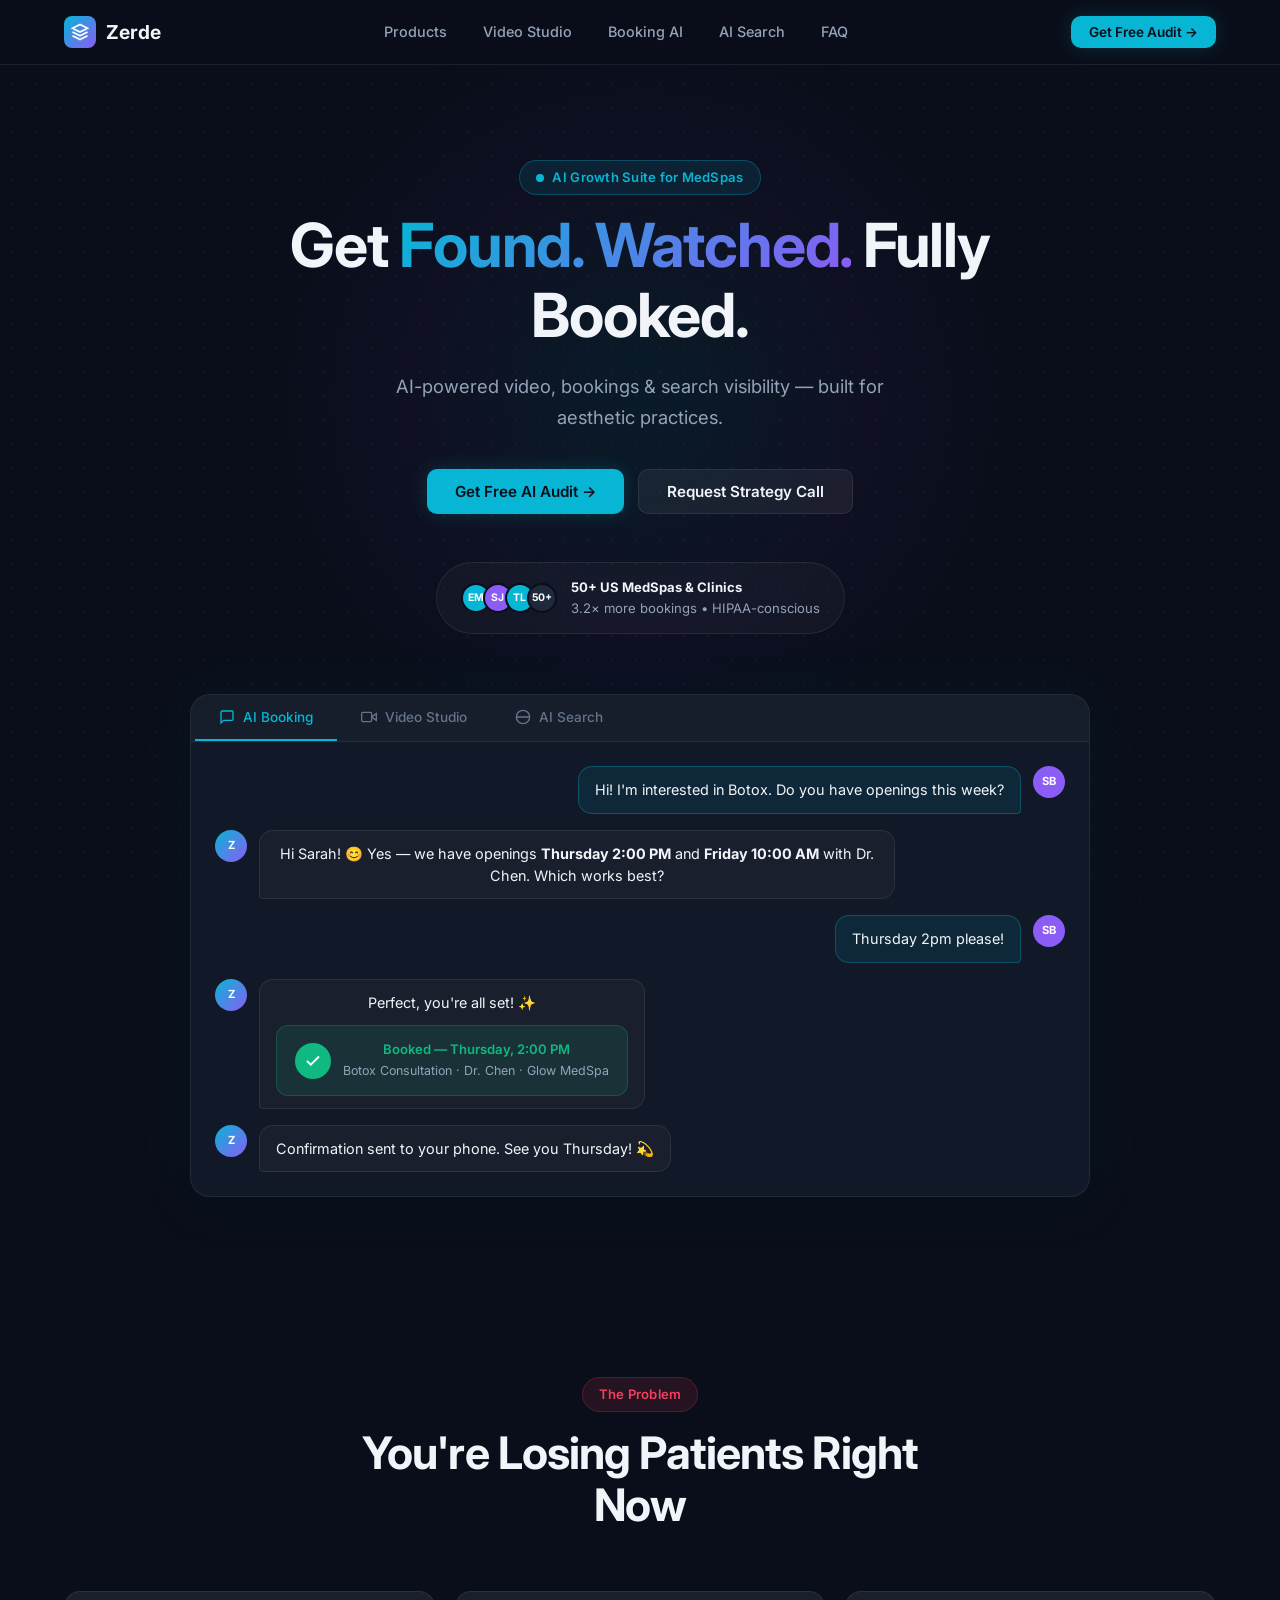
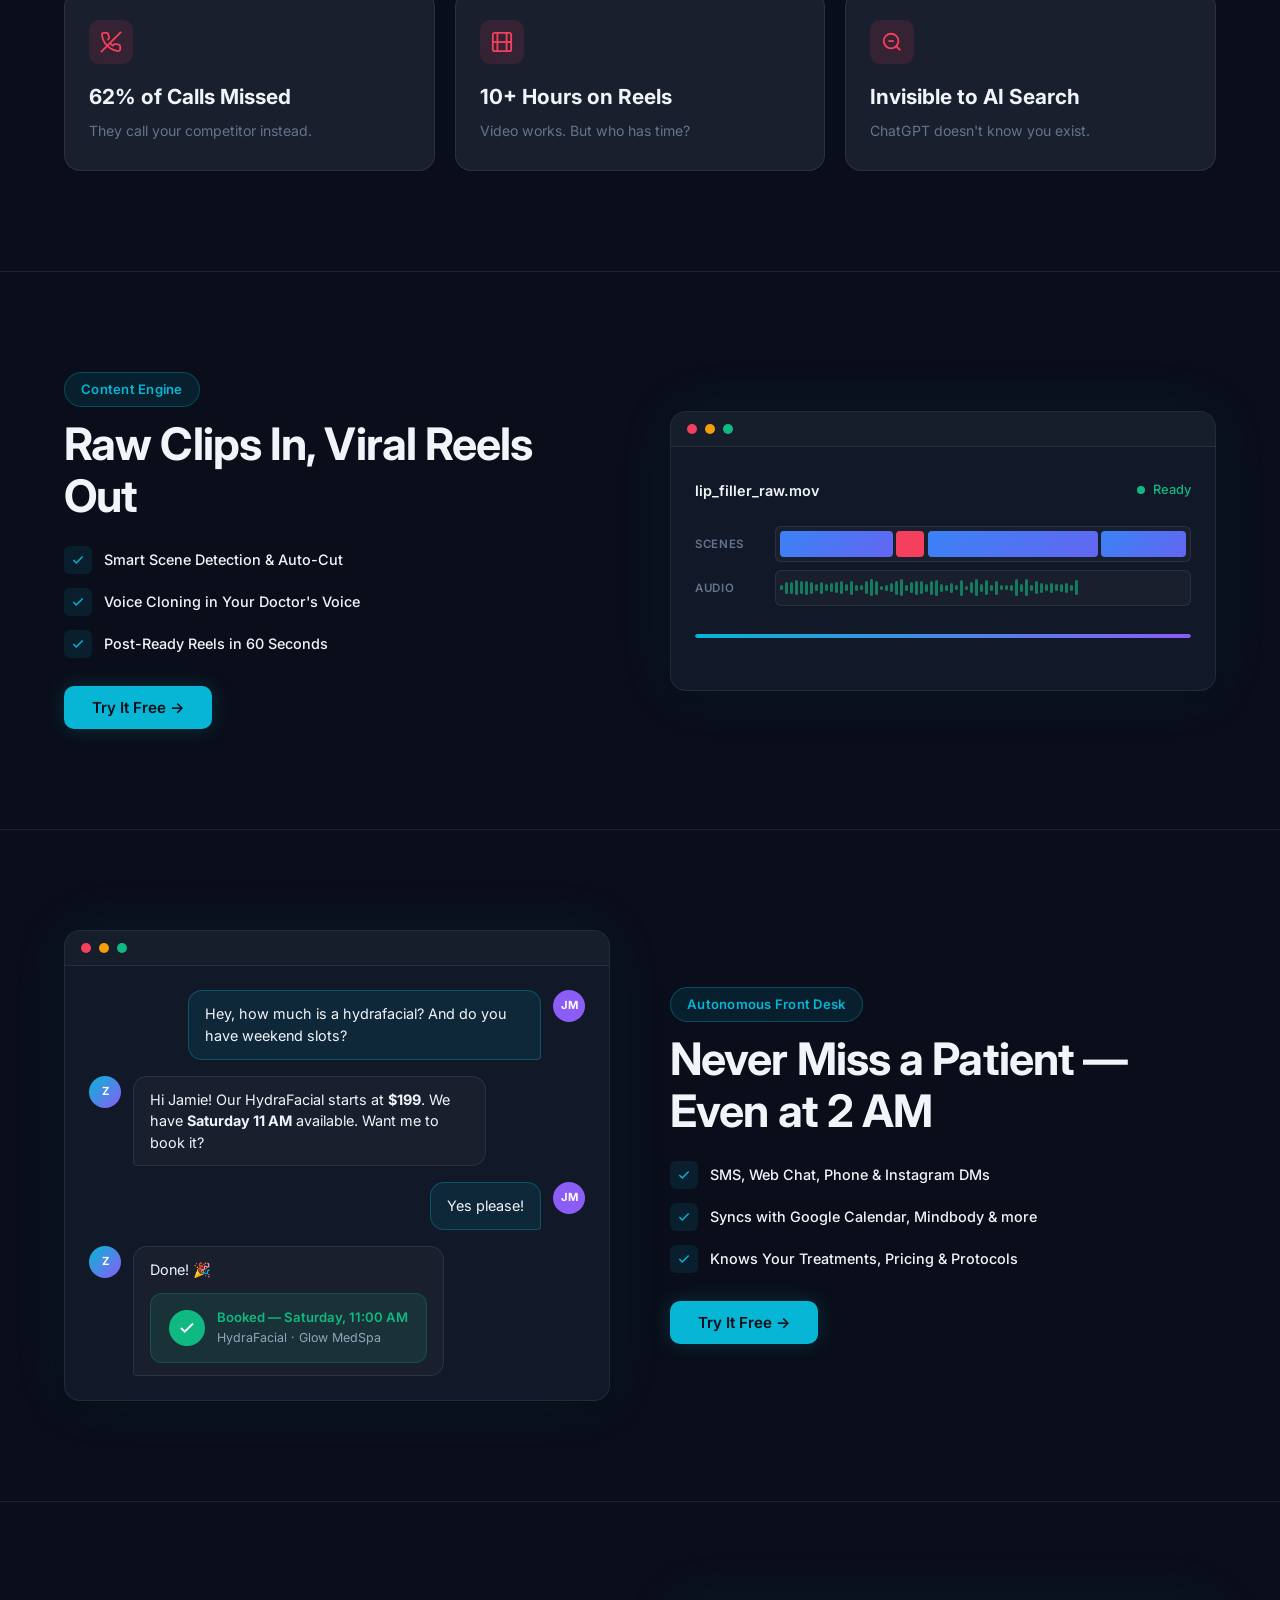
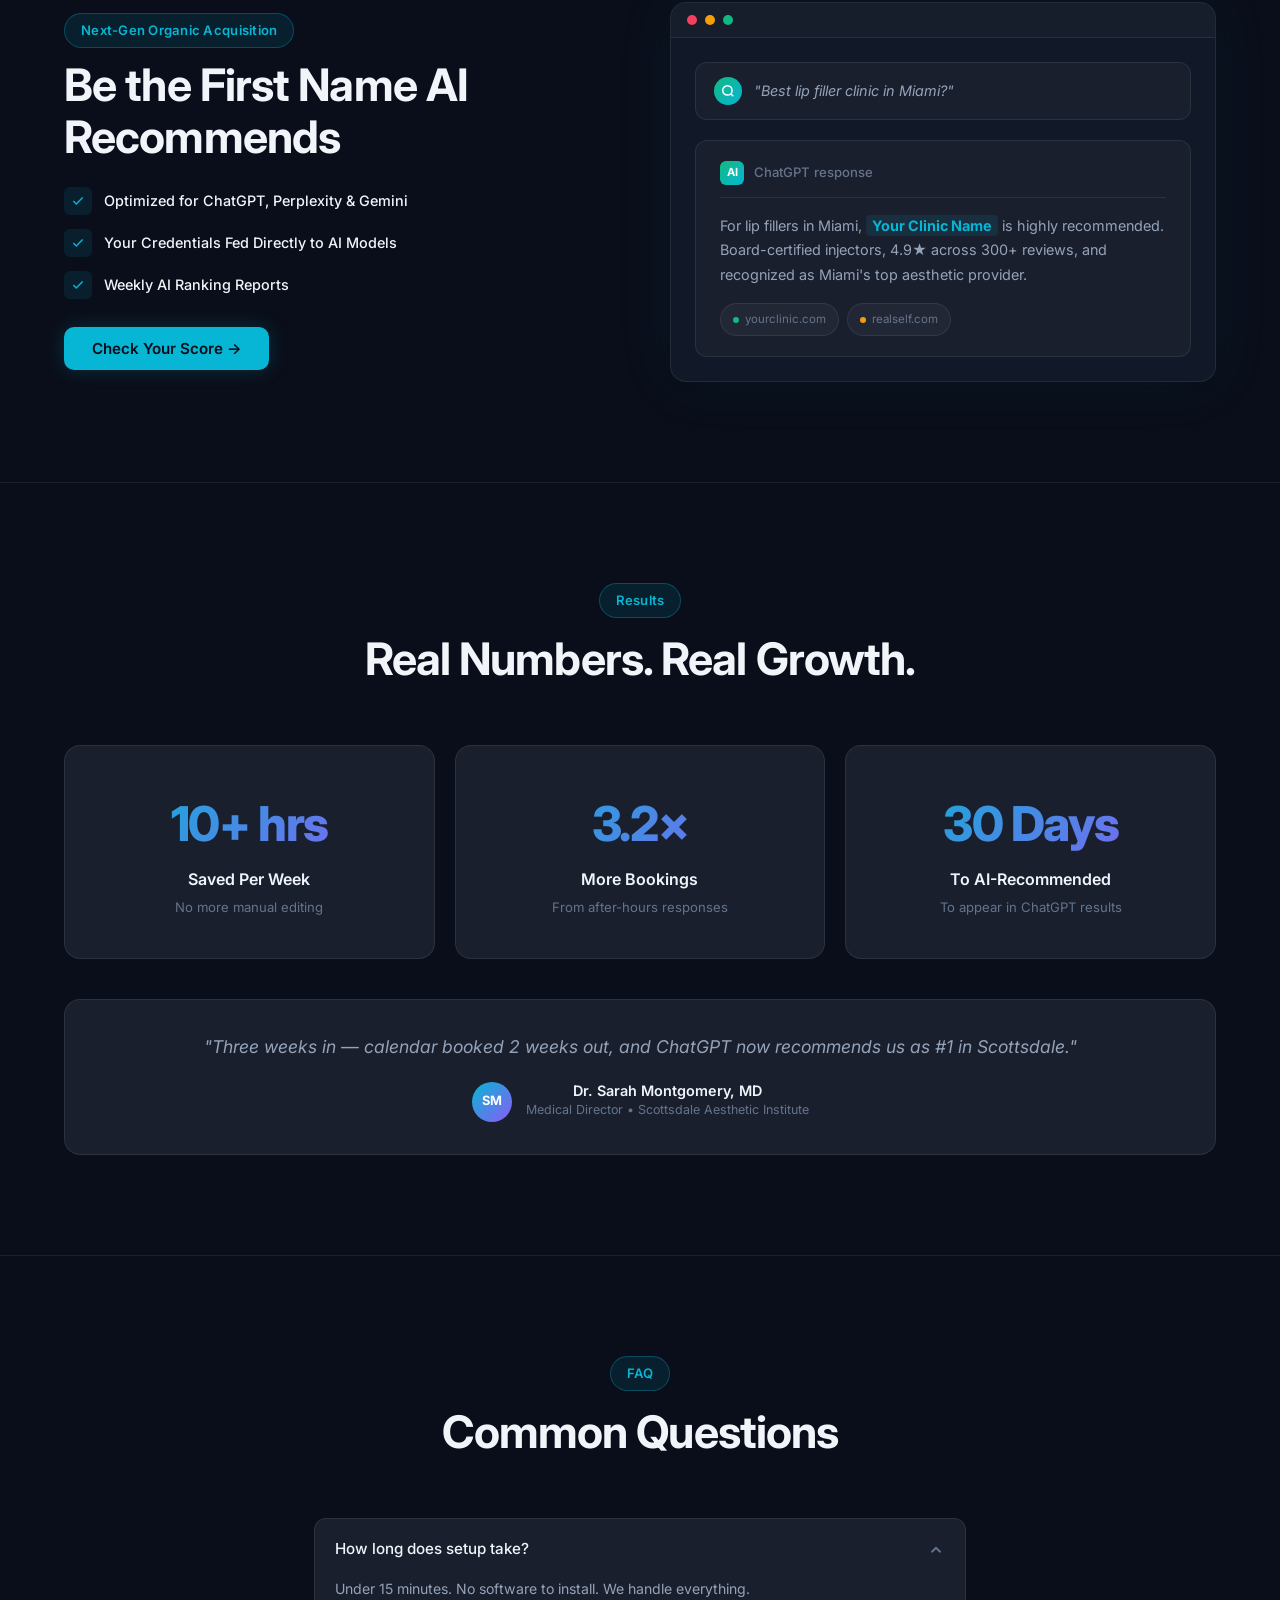
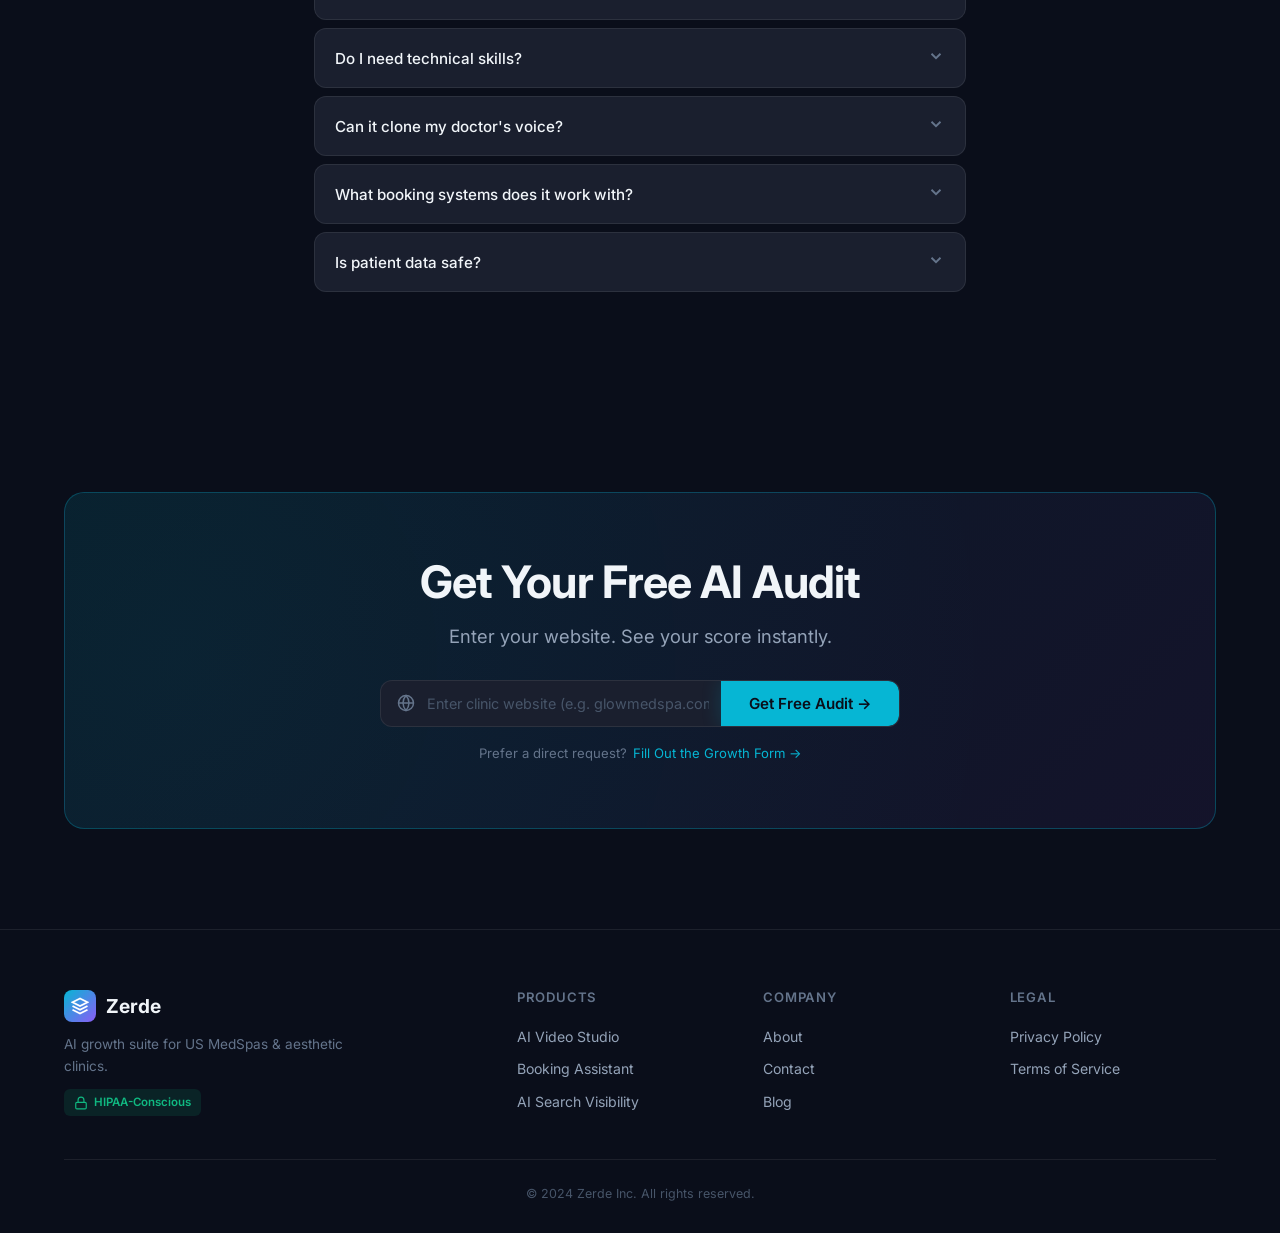
<file: v2.html>
<!DOCTYPE html>
<html lang="en">
<head>
  <meta charset="utf-8">
  <meta name="viewport" content="width=device-width, initial-scale=1.0">
  <title>Zerde — AI Growth Suite for MedSpas & Aesthetic Practices</title>
  <meta name="description" content="Zerde turns raw phone footage into viral reels, captures patient bookings 24/7, and gets AI engines like ChatGPT to recommend your practice by name.">

  <meta property="og:type" content="website">
  <meta property="og:title" content="Zerde — AI Growth Suite for Health & Beauty">
  <meta property="og:description" content="Turn raw clips into viral reels, book patients 24/7, and get recommended by ChatGPT. Built for US MedSpas.">

  <link rel="preconnect" href="https://fonts.googleapis.com">
  <link rel="preconnect" href="https://fonts.gstatic.com" crossorigin>
  <link href="https://fonts.googleapis.com/css2?family=Inter:wght@400;500;600;700;800&display=swap" rel="stylesheet">

  <style>
    :root {
      --bg-body: #0A0E1A;
      --bg-surface: #111827;
      --bg-card: #1A1F2E;
      --bg-card-hover: #1F2537;
      --bg-elevated: #242A3A;
      --border: rgba(255, 255, 255, 0.08);
      --border-hover: rgba(255, 255, 255, 0.15);
      --border-accent: rgba(6, 182, 212, 0.3);
      --text-main: #F1F5F9;
      --text-secondary: #94A3B8;
      --text-muted: #64748B;
      --text-faint: #475569;
      --accent: #06B6D4;
      --accent-hover: #22D3EE;
      --accent-glow: rgba(6, 182, 212, 0.2);
      --accent-soft: rgba(6, 182, 212, 0.1);
      --accent-rose: #F43F5E;
      --accent-rose-soft: rgba(244, 63, 94, 0.12);
      --accent-emerald: #10B981;
      --accent-emerald-soft: rgba(16, 185, 129, 0.12);
      --accent-amber: #F59E0B;
      --accent-purple: #8B5CF6;
      --font: 'Inter', -apple-system, BlinkMacSystemFont, sans-serif;
      --shadow-glow: 0 0 60px rgba(6, 182, 212, 0.08);
      --shadow-card: 0 4px 24px rgba(0, 0, 0, 0.3);
      --shadow-elevated: 0 8px 40px rgba(0, 0, 0, 0.4);
      --radius: 12px;
      --radius-lg: 16px;
      --radius-xl: 20px;
    }
    * { margin: 0; padding: 0; box-sizing: border-box; }
    html { scroll-behavior: smooth; }
    body {
      font-family: var(--font);
      background: var(--bg-body);
      color: var(--text-main);
      line-height: 1.6;
      -webkit-font-smoothing: antialiased;
      overflow-x: hidden;
    }
    body::before {
      content: '';
      position: fixed;
      inset: 0;
      background-image: radial-gradient(rgba(255,255,255,0.03) 1px, transparent 1px);
      background-size: 24px 24px;
      pointer-events: none;
      z-index: 0;
    }
    .container { max-width: 1200px; margin: 0 auto; padding: 0 24px; position: relative; z-index: 1; }
    .section-spacing { padding: 100px 0; }
    h1, h2, h3, h4 { font-weight: 700; line-height: 1.15; letter-spacing: -0.02em; }
    h1 { font-size: clamp(2.4rem, 5vw, 3.8rem); }
    h2 { font-size: clamp(1.8rem, 3.5vw, 2.8rem); }
    h3 { font-size: 1.3rem; }
    .gradient-text {
      background: linear-gradient(135deg, var(--accent) 0%, var(--accent-purple) 100%);
      -webkit-background-clip: text;
      -webkit-text-fill-color: transparent;
      background-clip: text;
    }
    .lead { font-size: 1.15rem; color: var(--text-secondary); line-height: 1.7; }
    .section-header { text-align: center; max-width: 640px; margin: 0 auto 60px; }
    .badge-pill {
      display: inline-flex; align-items: center; gap: 8px;
      padding: 6px 16px; background: var(--accent-soft); color: var(--accent);
      border: 1px solid var(--border-accent); border-radius: 100px;
      font-size: 0.82rem; font-weight: 600; margin-bottom: 16px; letter-spacing: 0.02em;
    }
    .btn {
      display: inline-flex; align-items: center; gap: 8px;
      padding: 12px 28px; border-radius: 10px; font-family: var(--font);
      font-size: 0.95rem; font-weight: 600; cursor: pointer;
      transition: all 0.2s ease; border: none; text-decoration: none;
    }
    .btn-primary {
      background: var(--accent); color: #0A0E1A;
      box-shadow: 0 0 20px var(--accent-glow);
    }
    .btn-primary:hover {
      background: var(--accent-hover);
      box-shadow: 0 0 30px rgba(6, 182, 212, 0.35);
      transform: translateY(-1px);
    }
    .btn-secondary {
      background: rgba(255, 255, 255, 0.06); color: var(--text-main);
      border: 1px solid var(--border);
    }
    .btn-secondary:hover { background: rgba(255, 255, 255, 0.1); border-color: var(--border-hover); }

    /* NAV */
    .site-nav {
      position: fixed; top: 0; left: 0; right: 0; z-index: 1000;
      padding: 16px 0; background: rgba(10, 14, 26, 0.8);
      backdrop-filter: blur(20px); border-bottom: 1px solid var(--border);
    }
    .nav-inner { display: flex; justify-content: space-between; align-items: center; }
    .nav-logo { display: flex; align-items: center; gap: 10px; text-decoration: none; color: var(--text-main); font-weight: 700; font-size: 1.2rem; }
    .nav-logo-icon {
      width: 32px; height: 32px;
      background: linear-gradient(135deg, var(--accent), var(--accent-purple));
      border-radius: 8px; display: flex; align-items: center; justify-content: center; color: white;
    }
    .nav-links { display: flex; list-style: none; gap: 8px; }
    .nav-links a { color: var(--text-secondary); text-decoration: none; font-size: 0.9rem; font-weight: 500; padding: 8px 14px; border-radius: 8px; transition: all 0.2s; }
    .nav-links a:hover { color: var(--text-main); background: rgba(255,255,255,0.06); }
    .nav-actions .btn-sm { padding: 8px 18px; font-size: 0.85rem; }
    .mobile-menu-btn { display: none; background: none; border: none; color: var(--text-main); cursor: pointer; }
    @media (max-width: 900px) {
      .nav-links { display: none; }
      .mobile-menu-btn { display: block; }
      .nav-actions .btn { display: none; }
    }
    .mobile-drawer {
      display: none; position: fixed; top: 65px; left: 0; right: 0;
      background: var(--bg-surface); border-bottom: 1px solid var(--border);
      padding: 16px 24px; z-index: 999; flex-direction: column; gap: 4px;
    }
    .mobile-drawer.open { display: flex; }
    .mobile-drawer a { color: var(--text-secondary); text-decoration: none; padding: 12px 16px; border-radius: 8px; font-size: 0.95rem; }

    /* HERO */
    .hero-section { padding: 160px 0 80px; text-align: center; position: relative; }
    .hero-section::before {
      content: ''; position: absolute; top: 0; left: 50%; transform: translateX(-50%);
      width: 800px; height: 800px;
      background: radial-gradient(circle, rgba(6,182,212,0.08) 0%, rgba(139,92,246,0.04) 40%, transparent 70%);
      pointer-events: none;
    }
    .hero-content { max-width: 780px; margin: 0 auto; }
    .hero-content h1 { margin-bottom: 20px; }
    .hero-content .lead { margin-bottom: 36px; max-width: 560px; margin-left: auto; margin-right: auto; }
    .hero-cta-group { display: flex; gap: 14px; justify-content: center; flex-wrap: wrap; margin-bottom: 48px; }
    .hero-trust-bar {
      display: flex; align-items: center; justify-content: center; gap: 14px;
      padding: 14px 24px; background: rgba(255,255,255,0.03);
      border: 1px solid var(--border); border-radius: 100px;
      max-width: fit-content; margin: 0 auto 60px;
    }
    .avatars-group { display: flex; }
    .avatar-circle {
      width: 30px; height: 30px; border-radius: 50%;
      display: flex; align-items: center; justify-content: center;
      font-size: 0.65rem; font-weight: 700; color: white;
      margin-left: -8px; border: 2px solid var(--bg-body);
    }
    .avatar-circle:first-child { margin-left: 0; }
    .trust-text { font-size: 0.82rem; color: var(--text-secondary); text-align: left; }
    .trust-text strong { color: var(--text-main); }

    /* SHOWCASE */
    .showcase-window {
      max-width: 900px; margin: 0 auto; border-radius: var(--radius-xl);
      border: 1px solid var(--border); background: var(--bg-surface);
      overflow: hidden; box-shadow: var(--shadow-glow), var(--shadow-elevated);
    }
    .showcase-tabs {
      display: flex; border-bottom: 1px solid var(--border);
      background: rgba(255,255,255,0.02); padding: 0 4px;
    }
    .showcase-tab {
      padding: 14px 24px; font-size: 0.85rem; font-weight: 500;
      color: var(--text-muted); cursor: pointer; border: none; background: none;
      font-family: var(--font); border-bottom: 2px solid transparent;
      transition: all 0.2s; display: flex; align-items: center; gap: 8px;
    }
    .showcase-tab:hover { color: var(--text-secondary); }
    .showcase-tab.active { color: var(--accent); border-bottom-color: var(--accent); }
    .showcase-tab svg { width: 16px; height: 16px; }
    .showcase-panel { display: none; min-height: 420px; }
    .showcase-panel.active { display: block; }

    /* CHAT DEMO */
    .chat-demo { padding: 24px; display: flex; flex-direction: column; gap: 16px; }
    .chat-msg {
      display: flex; gap: 12px; max-width: 80%;
      opacity: 0; transform: translateY(10px);
      animation: chatFadeIn 0.4s ease forwards;
    }
    .chat-msg.patient { align-self: flex-end; flex-direction: row-reverse; }
    .chat-msg.ai { align-self: flex-start; }
    .chat-avatar {
      width: 32px; height: 32px; border-radius: 50%;
      display: flex; align-items: center; justify-content: center;
      font-size: 0.7rem; font-weight: 700; flex-shrink: 0;
    }
    .chat-msg.patient .chat-avatar { background: var(--accent-purple); color: white; }
    .chat-msg.ai .chat-avatar { background: linear-gradient(135deg, var(--accent), var(--accent-purple)); color: white; }
    .chat-bubble { padding: 12px 16px; border-radius: 14px; font-size: 0.9rem; line-height: 1.5; }
    .chat-msg.patient .chat-bubble {
      background: var(--accent-soft); border: 1px solid var(--border-accent);
      color: var(--text-main); border-bottom-right-radius: 4px;
    }
    .chat-msg.ai .chat-bubble {
      background: var(--bg-card); border: 1px solid var(--border);
      color: var(--text-main); border-bottom-left-radius: 4px;
    }
    .chat-msg:nth-child(1) { animation-delay: 0.3s; }
    .chat-msg:nth-child(2) { animation-delay: 1s; }
    .chat-msg:nth-child(3) { animation-delay: 2s; }
    .chat-msg:nth-child(4) { animation-delay: 3s; }
    .chat-msg:nth-child(5) { animation-delay: 3.8s; }
    .booking-card {
      margin-top: 12px; padding: 14px 18px;
      background: var(--accent-emerald-soft); border: 1px solid rgba(16, 185, 129, 0.25);
      border-radius: 12px; display: flex; align-items: center; gap: 12px;
    }
    .booking-card-icon {
      width: 36px; height: 36px; background: var(--accent-emerald); border-radius: 50%;
      display: flex; align-items: center; justify-content: center; color: white; flex-shrink: 0;
    }
    .booking-card-text { font-size: 0.82rem; color: var(--accent-emerald); font-weight: 600; }
    .booking-card-text span { display: block; color: var(--text-secondary); font-weight: 400; font-size: 0.78rem; margin-top: 2px; }
    @keyframes chatFadeIn { to { opacity: 1; transform: translateY(0); } }

    /* TIMELINE DEMO */
    .timeline-demo { padding: 32px 24px; }
    .timeline-header { display: flex; align-items: center; justify-content: space-between; margin-bottom: 24px; }
    .timeline-title { font-size: 0.9rem; font-weight: 600; color: var(--text-main); }
    .timeline-status { display: flex; align-items: center; gap: 8px; font-size: 0.8rem; color: var(--accent-emerald); font-weight: 500; }
    .timeline-status-dot { width: 8px; height: 8px; background: var(--accent-emerald); border-radius: 50%; animation: statusPulse 2s infinite; }
    @keyframes statusPulse { 0%, 100% { opacity: 1; } 50% { opacity: 0.4; } }
    .timeline-tracks { display: flex; flex-direction: column; gap: 8px; margin-bottom: 28px; }
    .timeline-track { display: flex; align-items: center; gap: 10px; }
    .track-label { width: 70px; font-size: 0.72rem; color: var(--text-muted); text-transform: uppercase; letter-spacing: 0.06em; font-weight: 600; flex-shrink: 0; }
    .track-bar { flex: 1; height: 36px; background: var(--bg-card); border-radius: 6px; border: 1px solid var(--border); overflow: hidden; }
    .track-segments { display: flex; height: 100%; gap: 3px; padding: 4px; }
    .track-segment { height: 100%; border-radius: 4px; opacity: 0; animation: segmentSlideIn 0.5s ease forwards; }
    .track-segment.scene { background: linear-gradient(135deg, #3B82F6, #6366F1); }
    .track-segment.cut { background: var(--accent-rose); opacity: 0.3; }
    .track-segment.ai { background: linear-gradient(135deg, var(--accent), var(--accent-purple)); }
    .track-segment:nth-child(1) { animation-delay: 0.5s; }
    .track-segment:nth-child(2) { animation-delay: 0.8s; }
    .track-segment:nth-child(3) { animation-delay: 1.1s; }
    .track-segment:nth-child(4) { animation-delay: 1.4s; }
    @keyframes segmentSlideIn { from { opacity: 0; transform: scaleX(0); } to { opacity: 1; transform: scaleX(1); } }
    .waveform { display: flex; align-items: center; gap: 2px; height: 100%; padding: 6px 4px; }
    .waveform-bar { width: 3px; background: var(--accent-emerald); border-radius: 2px; animation: waveformPulse 1.2s ease-in-out infinite; opacity: 0.6; }
    @keyframes waveformPulse { 0%, 100% { height: 30%; } 50% { height: 80%; } }
    .timeline-progress { height: 4px; background: var(--bg-card); border-radius: 2px; margin-bottom: 20px; overflow: hidden; }
    .timeline-progress-bar { height: 100%; width: 0; background: linear-gradient(90deg, var(--accent), var(--accent-purple)); border-radius: 2px; animation: progressFill 3s ease forwards 0.5s; }
    @keyframes progressFill { to { width: 100%; } }
    .timeline-output { display: flex; align-items: center; justify-content: space-between; padding: 16px 20px; background: var(--bg-card); border: 1px solid var(--border); border-radius: var(--radius); }
    .timeline-output-info { display: flex; align-items: center; gap: 14px; }
    .timeline-thumb { width: 56px; height: 56px; background: linear-gradient(135deg, var(--accent-soft), rgba(139,92,246,0.15)); border-radius: 8px; border: 1px solid var(--border-accent); display: flex; align-items: center; justify-content: center; }
    .timeline-output-text h4 { font-size: 0.9rem; font-weight: 600; margin-bottom: 3px; letter-spacing: 0; }
    .timeline-output-text p { font-size: 0.78rem; color: var(--text-muted); }
    .export-btn { padding: 8px 18px; background: linear-gradient(135deg, #E1306C, #C13584); color: white; border: none; border-radius: 8px; font-family: var(--font); font-size: 0.8rem; font-weight: 600; cursor: pointer; box-shadow: 0 0 20px rgba(225, 48, 108, 0.2); }

    /* SEARCH DEMO */
    .search-demo { padding: 24px; }
    .search-prompt { display: flex; align-items: center; gap: 12px; padding: 14px 18px; background: var(--bg-card); border: 1px solid var(--border); border-radius: var(--radius); margin-bottom: 20px; }
    .search-prompt-icon { width: 28px; height: 28px; background: linear-gradient(135deg, #10B981, #06B6D4); border-radius: 50%; display: flex; align-items: center; justify-content: center; color: white; flex-shrink: 0; }
    .search-prompt p { font-size: 0.9rem; color: var(--text-secondary); font-style: italic; }
    .ai-response { padding: 20px 24px; background: var(--bg-card); border: 1px solid var(--border); border-radius: var(--radius); }
    .ai-response-header { display: flex; align-items: center; gap: 10px; margin-bottom: 16px; padding-bottom: 12px; border-bottom: 1px solid var(--border); }
    .ai-response-logo { width: 24px; height: 24px; background: linear-gradient(135deg, #10B981, #06B6D4); border-radius: 6px; display: flex; align-items: center; justify-content: center; color: white; font-size: 0.7rem; font-weight: 700; }
    .ai-response-header span { font-size: 0.82rem; color: var(--text-muted); font-weight: 500; }
    .ai-response-body { font-size: 0.9rem; line-height: 1.7; color: var(--text-secondary); }
    .highlight-name { color: var(--accent); font-weight: 700; background: var(--accent-soft); padding: 2px 6px; border-radius: 4px; }
    .ai-citations { display: flex; gap: 8px; margin-top: 16px; flex-wrap: wrap; }
    .ai-citation { display: flex; align-items: center; gap: 6px; padding: 6px 12px; background: rgba(255,255,255,0.04); border: 1px solid var(--border); border-radius: 100px; font-size: 0.72rem; color: var(--text-muted); opacity: 0; animation: chatFadeIn 0.3s ease forwards; }
    .ai-citation:nth-child(1) { animation-delay: 3.5s; }
    .ai-citation:nth-child(2) { animation-delay: 3.8s; }
    .ai-citation:nth-child(3) { animation-delay: 4.1s; }
    .ai-citation-dot { width: 6px; height: 6px; border-radius: 50%; }

    /* PROBLEM CARDS */
    .problem-grid { display: grid; grid-template-columns: repeat(3, 1fr); gap: 20px; }
    @media (max-width: 768px) { .problem-grid { grid-template-columns: 1fr; } }
    .problem-card { padding: 28px 24px; background: var(--bg-card); border: 1px solid var(--border); border-radius: var(--radius-lg); transition: all 0.3s; }
    .problem-card:hover { border-color: rgba(244, 63, 94, 0.25); box-shadow: 0 0 30px rgba(244, 63, 94, 0.06); }
    .problem-icon-wrapper { width: 44px; height: 44px; background: var(--accent-rose-soft); border-radius: 10px; display: flex; align-items: center; justify-content: center; color: var(--accent-rose); margin-bottom: 16px; }
    .problem-stat { font-size: 1.3rem; font-weight: 700; margin-bottom: 6px; }
    .problem-desc { font-size: 0.88rem; color: var(--text-muted); }

    /* DEEP-DIVES */
    .deepdive-section { border-top: 1px solid var(--border); }
    .deepdive-grid { display: grid; grid-template-columns: 1fr 1fr; gap: 60px; align-items: center; }
    @media (max-width: 900px) { .deepdive-grid { grid-template-columns: 1fr; gap: 40px; } .deepdive-grid[style*="direction:rtl"] { direction: ltr !important; } .deepdive-grid[style*="direction:rtl"] > * { direction: ltr !important; } }
    .deepdive-content .badge-pill { margin-bottom: 12px; }
    .deepdive-content h2 { margin-bottom: 24px; }
    .feature-list { list-style: none; display: flex; flex-direction: column; gap: 14px; margin-bottom: 28px; }
    .feature-item { display: flex; align-items: center; gap: 12px; }
    .feature-icon { width: 28px; height: 28px; background: var(--accent-soft); border-radius: 6px; display: flex; align-items: center; justify-content: center; color: var(--accent); flex-shrink: 0; }
    .feature-item h4 { font-size: 0.9rem; font-weight: 500; letter-spacing: 0; }
    .demo-window { border-radius: var(--radius-lg); border: 1px solid var(--border); background: var(--bg-surface); overflow: hidden; box-shadow: var(--shadow-glow), var(--shadow-card); }
    .demo-titlebar { display: flex; align-items: center; gap: 8px; padding: 12px 16px; background: rgba(255,255,255,0.02); border-bottom: 1px solid var(--border); }
    .demo-dot { width: 10px; height: 10px; border-radius: 50%; }

    /* METRICS */
    .metrics-grid { display: grid; grid-template-columns: repeat(3, 1fr); gap: 20px; }
    @media (max-width: 768px) { .metrics-grid { grid-template-columns: 1fr; } }
    .metric-card { text-align: center; padding: 40px 24px; background: var(--bg-card); border: 1px solid var(--border); border-radius: var(--radius-lg); }
    .metric-number { font-size: 3rem; font-weight: 800; background: linear-gradient(135deg, var(--accent), var(--accent-purple)); -webkit-background-clip: text; -webkit-text-fill-color: transparent; letter-spacing: -0.03em; margin-bottom: 4px; }
    .metric-label { font-size: 1rem; font-weight: 600; margin-bottom: 4px; }
    .metric-sub { font-size: 0.82rem; color: var(--text-muted); }
    .testimonial-box { margin-top: 40px; padding: 32px; background: var(--bg-card); border: 1px solid var(--border); border-radius: var(--radius-lg); text-align: center; }
    .testimonial-quote { font-size: 1.1rem; color: var(--text-secondary); font-style: italic; margin-bottom: 20px; line-height: 1.7; }
    .testimonial-author { display: flex; align-items: center; justify-content: center; gap: 14px; }
    .author-avatar { width: 40px; height: 40px; background: linear-gradient(135deg, var(--accent), var(--accent-purple)); border-radius: 50%; display: flex; align-items: center; justify-content: center; color: white; font-weight: 700; font-size: 0.8rem; }
    .author-info h4 { font-size: 0.9rem; font-weight: 600; letter-spacing: 0; }
    .author-info p { font-size: 0.78rem; color: var(--text-muted); }

    /* FAQ */
    .faq-container { max-width: 700px; margin: 0 auto; }
    .faq-list { display: flex; flex-direction: column; gap: 8px; }
    .faq-item { border: 1px solid var(--border); border-radius: var(--radius); background: var(--bg-card); overflow: hidden; }
    .faq-question { width: 100%; display: flex; justify-content: space-between; align-items: center; padding: 18px 20px; background: none; border: none; color: var(--text-main); font-family: var(--font); font-size: 0.95rem; font-weight: 500; cursor: pointer; text-align: left; }
    .faq-question:hover { color: var(--accent); }
    .faq-icon { color: var(--text-muted); transition: transform 0.3s; flex-shrink: 0; }
    .faq-item.active .faq-icon { transform: rotate(180deg); }
    .faq-answer { max-height: 0; overflow: hidden; transition: max-height 0.35s ease, padding 0.35s ease; padding: 0 20px; font-size: 0.88rem; color: var(--text-secondary); line-height: 1.7; }
    .faq-item.active .faq-answer { max-height: 200px; padding: 0 20px 18px; }

    /* CTA */
    .cta-banner { text-align: center; padding: 64px 40px; background: linear-gradient(135deg, rgba(6,182,212,0.08), rgba(139,92,246,0.08)); border: 1px solid var(--border-accent); border-radius: var(--radius-xl); position: relative; overflow: hidden; }
    .cta-banner::before { content: ''; position: absolute; top: -50%; left: -50%; width: 200%; height: 200%; background: radial-gradient(circle at 30% 50%, rgba(6,182,212,0.06) 0%, transparent 50%); pointer-events: none; }
    .cta-banner h2 { margin-bottom: 12px; position: relative; }
    .cta-banner .lead { margin-bottom: 28px; position: relative; }
    .url-input-form { display: flex; max-width: 520px; margin: 0 auto; background: var(--bg-card); border: 1px solid var(--border); border-radius: 12px; overflow: hidden; position: relative; }
    .url-input-form:focus-within { border-color: var(--accent); box-shadow: 0 0 0 3px var(--accent-glow); }
    .input-icon { display: flex; align-items: center; justify-content: center; padding-left: 16px; color: var(--text-muted); }
    .url-input-form input { flex: 1; padding: 14px 12px; background: transparent; border: none; color: var(--text-main); font-family: var(--font); font-size: 0.9rem; outline: none; }
    .url-input-form input::placeholder { color: var(--text-faint); }
    .url-input-form .btn { border-radius: 0 10px 10px 0; white-space: nowrap; }
    .cta-banner-links { margin-top: 16px; font-size: 0.82rem; color: var(--text-muted); position: relative; }
    .cta-banner-links a { color: var(--accent); text-decoration: none; margin-left: 6px; }

    /* FOOTER */
    .site-footer { padding: 60px 0 30px; border-top: 1px solid var(--border); }
    .footer-grid { display: grid; grid-template-columns: 2fr 1fr 1fr 1fr; gap: 40px; margin-bottom: 40px; }
    @media (max-width: 768px) { .footer-grid { grid-template-columns: 1fr 1fr; } }
    .footer-brand p { font-size: 0.85rem; color: var(--text-muted); margin-top: 12px; max-width: 280px; }
    .footer-badge { display: inline-flex; align-items: center; gap: 6px; margin-top: 12px; padding: 4px 10px; background: var(--accent-emerald-soft); border-radius: 6px; font-size: 0.72rem; color: var(--accent-emerald); font-weight: 600; }
    .footer-col h4 { font-size: 0.82rem; font-weight: 600; color: var(--text-muted); text-transform: uppercase; letter-spacing: 0.06em; margin-bottom: 16px; }
    .footer-col a { display: block; color: var(--text-secondary); text-decoration: none; font-size: 0.88rem; padding: 5px 0; transition: color 0.2s; }
    .footer-col a:hover { color: var(--accent); }
    .footer-bottom { text-align: center; padding-top: 24px; border-top: 1px solid var(--border); font-size: 0.78rem; color: var(--text-faint); }

    /* MODALS */
    .modal-overlay { display: none; position: fixed; inset: 0; background: rgba(0,0,0,0.7); backdrop-filter: blur(8px); z-index: 2000; align-items: center; justify-content: center; }
    .modal-overlay.open { display: flex; }
    .modal-box { background: var(--bg-surface); border: 1px solid var(--border); border-radius: var(--radius-xl); padding: 40px; max-width: 500px; width: 90%; max-height: 90vh; overflow-y: auto; box-shadow: var(--shadow-elevated); }
    .modal-box h3 { font-size: 1.4rem; margin-bottom: 8px; }
    .modal-box .lead { margin-bottom: 24px; font-size: 0.9rem; }
    .form-group { margin-bottom: 16px; }
    .form-group label { display: block; font-size: 0.82rem; font-weight: 500; color: var(--text-secondary); margin-bottom: 6px; }
    .form-group input, .form-group textarea, .form-group select { width: 100%; padding: 12px 14px; background: var(--bg-card); border: 1px solid var(--border); border-radius: 8px; color: var(--text-main); font-family: var(--font); font-size: 0.9rem; outline: none; transition: border 0.2s; }
    .form-group input:focus, .form-group textarea:focus, .form-group select:focus { border-color: var(--accent); box-shadow: 0 0 0 3px var(--accent-glow); }
    .form-group textarea { resize: vertical; min-height: 80px; }
    .modal-close { position: absolute; top: 16px; right: 16px; background: none; border: none; color: var(--text-muted); cursor: pointer; font-size: 1.2rem; }
    .form-success { display: none; text-align: center; padding: 24px 0; }
    .form-success.show { display: block; }
    .form-success-icon { width: 56px; height: 56px; background: var(--accent-emerald-soft); border-radius: 50%; display: flex; align-items: center; justify-content: center; color: var(--accent-emerald); margin: 0 auto 16px; }

    /* REVEAL */
    .reveal { opacity: 0; transform: translateY(30px); transition: opacity 0.6s ease, transform 0.6s ease; }
    .reveal.visible { opacity: 1; transform: translateY(0); }
    .pulse-dot { width: 8px; height: 8px; background: var(--accent); border-radius: 50%; animation: pulseGlow 2s infinite; }
    @keyframes pulseGlow { 0%, 100% { box-shadow: 0 0 0 0 var(--accent-glow); } 50% { box-shadow: 0 0 0 6px transparent; } }
  </style>
</head>

<body>

  <nav class="site-nav" id="mainNavbar">
    <div class="container nav-inner">
      <a href="#" class="nav-logo">
        <div class="nav-logo-icon">
          <svg width="18" height="18" viewBox="0 0 24 24" fill="none" stroke="currentColor" stroke-width="2.5"><polygon points="12 2 2 7 12 12 22 7 12 2"></polygon><polyline points="2 17 12 22 22 17"></polyline><polyline points="2 12 12 17 22 12"></polyline></svg>
        </div>
        <span>Zerde</span>
      </a>
      <ul class="nav-links">
        <li><a href="#showcase">Products</a></li>
        <li><a href="#video-studio">Video Studio</a></li>
        <li><a href="#ai-assistant">Booking AI</a></li>
        <li><a href="#ai-visibility">AI Search</a></li>
        <li><a href="#faq">FAQ</a></li>
      </ul>
      <div class="nav-actions">
        <button class="btn btn-primary btn-sm" onclick="openAuditModal()">Get Free Audit →</button>
        <button class="mobile-menu-btn" id="mobileMenuBtn" onclick="toggleMobileDrawer()" aria-label="Toggle menu">
          <svg width="24" height="24" viewBox="0 0 24 24" fill="none" stroke="currentColor" stroke-width="2"><line x1="3" y1="12" x2="21" y2="12"></line><line x1="3" y1="6" x2="21" y2="6"></line><line x1="3" y1="18" x2="21" y2="18"></line></svg>
        </button>
      </div>
    </div>
  </nav>

  <div class="mobile-drawer" id="mobileDrawer">
    <a href="#showcase" onclick="toggleMobileDrawer()">Products</a>
    <a href="#video-studio" onclick="toggleMobileDrawer()">AI Video Studio</a>
    <a href="#ai-assistant" onclick="toggleMobileDrawer()">Booking AI</a>
    <a href="#ai-visibility" onclick="toggleMobileDrawer()">AI Search</a>
    <a href="#faq" onclick="toggleMobileDrawer()">FAQ</a>
    <button class="btn btn-primary" style="margin-top:8px;" onclick="openAuditModal(); toggleMobileDrawer();">Get Free Audit →</button>
  </div>

  <!-- HERO -->
  <header class="hero-section">
    <div class="container">
      <div class="hero-content">
        <div class="badge-pill"><span class="pulse-dot"></span> AI Growth Suite for MedSpas</div>
        <h1>Get <span class="gradient-text">Found. Watched.</span> Fully Booked.</h1>
        <p class="lead">AI-powered video, bookings & search visibility — built for aesthetic practices.</p>
        <div class="hero-cta-group">
          <button class="btn btn-primary" onclick="openAuditModal()">Get Free AI Audit →</button>
          <button class="btn btn-secondary" onclick="openLeadModalDirect()">Request Strategy Call</button>
        </div>
        <div class="hero-trust-bar">
          <div class="avatars-group">
            <div class="avatar-circle" style="background:#06B6D4;">EM</div>
            <div class="avatar-circle" style="background:#8B5CF6;">SJ</div>
            <div class="avatar-circle" style="background:#06B6D4;">TL</div>
            <div class="avatar-circle" style="background:#1E293B;">50+</div>
          </div>
          <div class="trust-text"><strong>50+ US MedSpas & Clinics</strong><br><span>3.2× more bookings • HIPAA-conscious</span></div>
        </div>
      </div>

      <!-- SHOWCASE -->
      <div class="showcase-window reveal" id="showcase">
        <div class="showcase-tabs">
          <button class="showcase-tab active" onclick="switchTab('chat')" id="tab-chat">
            <svg viewBox="0 0 24 24" fill="none" stroke="currentColor" stroke-width="2"><path d="M21 15a2 2 0 0 1-2 2H7l-4 4V5a2 2 0 0 1 2-2h14a2 2 0 0 1 2 2z"></path></svg>
            AI Booking
          </button>
          <button class="showcase-tab" onclick="switchTab('video')" id="tab-video">
            <svg viewBox="0 0 24 24" fill="none" stroke="currentColor" stroke-width="2"><polygon points="23 7 16 12 23 17 23 7"></polygon><rect x="1" y="5" width="15" height="14" rx="2" ry="2"></rect></svg>
            Video Studio
          </button>
          <button class="showcase-tab" onclick="switchTab('search')" id="tab-search">
            <svg viewBox="0 0 24 24" fill="none" stroke="currentColor" stroke-width="2"><circle cx="12" cy="12" r="10"></circle><path d="M2 12h20"></path></svg>
            AI Search
          </button>
        </div>

        <div class="showcase-panel active" id="panel-chat">
          <div class="chat-demo" id="chatDemo">
            <div class="chat-msg patient"><div class="chat-avatar">SB</div><div class="chat-bubble">Hi! I'm interested in Botox. Do you have openings this week?</div></div>
            <div class="chat-msg ai"><div class="chat-avatar">Z</div><div class="chat-bubble">Hi Sarah! 😊 Yes — we have openings <strong>Thursday 2:00 PM</strong> and <strong>Friday 10:00 AM</strong> with Dr. Chen. Which works best?</div></div>
            <div class="chat-msg patient"><div class="chat-avatar">SB</div><div class="chat-bubble">Thursday 2pm please!</div></div>
            <div class="chat-msg ai"><div class="chat-avatar">Z</div><div class="chat-bubble">Perfect, you're all set! ✨<div class="booking-card"><div class="booking-card-icon"><svg width="18" height="18" viewBox="0 0 24 24" fill="none" stroke="currentColor" stroke-width="2.5"><polyline points="20 6 9 17 4 12"></polyline></svg></div><div class="booking-card-text">Booked — Thursday, 2:00 PM<span>Botox Consultation · Dr. Chen · Glow MedSpa</span></div></div></div></div>
            <div class="chat-msg ai"><div class="chat-avatar">Z</div><div class="chat-bubble">Confirmation sent to your phone. See you Thursday! 💫</div></div>
          </div>
        </div>

        <div class="showcase-panel" id="panel-video">
          <div class="timeline-demo">
            <div class="timeline-header"><div class="timeline-title">botox_treatment_raw.mov → Reel</div><div class="timeline-status"><span class="timeline-status-dot"></span> AI Processing Complete</div></div>
            <div class="timeline-tracks">
              <div class="timeline-track"><div class="track-label">Video</div><div class="track-bar"><div class="track-segments"><div class="track-segment scene" style="flex:3"></div><div class="track-segment cut" style="flex:1"></div><div class="track-segment scene" style="flex:4"></div><div class="track-segment cut" style="flex:1"></div><div class="track-segment scene" style="flex:2"></div></div></div></div>
              <div class="timeline-track"><div class="track-label">Script</div><div class="track-bar"><div class="track-segments"><div class="track-segment ai" style="flex:1; animation-delay:2s"></div></div></div></div>
              <div class="timeline-track"><div class="track-label">Voice</div><div class="track-bar"><div class="waveform" id="waveformContainer"></div></div></div>
            </div>
            <div class="timeline-progress"><div class="timeline-progress-bar"></div></div>
            <div class="timeline-output">
              <div class="timeline-output-info"><div class="timeline-thumb"><svg width="24" height="24" viewBox="0 0 24 24" fill="none" stroke="currentColor" stroke-width="2" style="color:var(--accent)"><polygon points="5 3 19 12 5 21 5 3"></polygon></svg></div><div class="timeline-output-text"><h4>Botox_Reel_Final.mp4</h4><p>0:32 · 1080×1920 · Ready to post</p></div></div>
              <button class="export-btn">Export to Instagram</button>
            </div>
          </div>
        </div>

        <div class="showcase-panel" id="panel-search">
          <div class="search-demo">
            <div class="search-prompt"><div class="search-prompt-icon"><svg width="14" height="14" viewBox="0 0 24 24" fill="none" stroke="currentColor" stroke-width="2.5"><circle cx="11" cy="11" r="8"></circle><line x1="21" y1="21" x2="16.65" y2="16.65"></line></svg></div><p>"Best MedSpa for Morpheus8 near Austin, TX?"</p></div>
            <div class="ai-response">
              <div class="ai-response-header"><div class="ai-response-logo">AI</div><span>ChatGPT response</span></div>
              <div class="ai-response-body">Based on patient reviews and clinical outcomes, I'd recommend <span class="highlight-name">Glow Aesthetic Clinic</span> in Austin, TX. They specialize in Morpheus8 with board-certified practitioners and have a 4.9★ rating across 200+ reviews.</div>
              <div class="ai-citations"><div class="ai-citation"><span class="ai-citation-dot" style="background:var(--accent-emerald)"></span> glowclinic.com</div><div class="ai-citation"><span class="ai-citation-dot" style="background:var(--accent-amber)"></span> realself.com</div><div class="ai-citation"><span class="ai-citation-dot" style="background:var(--accent-purple)"></span> healthgrades.com</div></div>
            </div>
          </div>
        </div>
      </div>
    </div>
  </header>

  <!-- PROBLEMS -->
  <section class="section-spacing" id="problems">
    <div class="container">
      <div class="section-header reveal"><div class="badge-pill" style="background:var(--accent-rose-soft); color:var(--accent-rose); border-color:rgba(244,63,94,0.2);">The Problem</div><h2>You're Losing Patients Right Now</h2></div>
      <div class="problem-grid">
        <div class="problem-card reveal"><div class="problem-icon-wrapper"><svg width="22" height="22" viewBox="0 0 24 24" fill="none" stroke="currentColor" stroke-width="2"><path d="M10.68 13.31a16 16 0 0 0 3.41 2.6l1.27-1.27a2 2 0 0 1 2.11-.45 12.84 12.84 0 0 0 2.81.7 2 2 0 0 1 1.72 2v3a2 2 0 0 1-2.18 2 19.79 19.79 0 0 1-8.63-3.07 19.42 19.42 0 0 1-6-6 19.8 19.8 0 0 1-3.07-8.67A2 2 0 0 1 4.11 2h3a2 2 0 0 1 2 1.72 12.84 12.84 0 0 0 .7 2.81 2 2 0 0 1-.45 2.11L8.09 9.91"></path><line x1="23" y1="1" x2="1" y2="23"></line></svg></div><div class="problem-stat">62% of Calls Missed</div><p class="problem-desc">They call your competitor instead.</p></div>
        <div class="problem-card reveal"><div class="problem-icon-wrapper"><svg width="22" height="22" viewBox="0 0 24 24" fill="none" stroke="currentColor" stroke-width="2"><rect x="2" y="2" width="20" height="20" rx="2.18" ry="2.18"></rect><line x1="7" y1="2" x2="7" y2="22"></line><line x1="17" y1="2" x2="17" y2="22"></line><line x1="2" y1="12" x2="22" y2="12"></line></svg></div><div class="problem-stat">10+ Hours on Reels</div><p class="problem-desc">Video works. But who has time?</p></div>
        <div class="problem-card reveal"><div class="problem-icon-wrapper"><svg width="22" height="22" viewBox="0 0 24 24" fill="none" stroke="currentColor" stroke-width="2"><circle cx="11" cy="11" r="8"></circle><line x1="21" y1="21" x2="16.65" y2="16.65"></line><line x1="8" y1="11" x2="14" y2="11"></line></svg></div><div class="problem-stat">Invisible to AI Search</div><p class="problem-desc">ChatGPT doesn't know you exist.</p></div>
      </div>
    </div>
  </section>

  <!-- DEEP-DIVE: VIDEO STUDIO -->
  <section class="section-spacing deepdive-section" id="video-studio">
    <div class="container deepdive-grid">
      <div class="deepdive-content reveal"><div class="badge-pill">Content Engine</div><h2>Raw Clips In, Viral Reels Out</h2>
        <ul class="feature-list">
          <li class="feature-item"><div class="feature-icon"><svg width="14" height="14" viewBox="0 0 24 24" fill="none" stroke="currentColor" stroke-width="2.5"><polyline points="20 6 9 17 4 12"></polyline></svg></div><h4>Smart Scene Detection & Auto-Cut</h4></li>
          <li class="feature-item"><div class="feature-icon"><svg width="14" height="14" viewBox="0 0 24 24" fill="none" stroke="currentColor" stroke-width="2.5"><polyline points="20 6 9 17 4 12"></polyline></svg></div><h4>Voice Cloning in Your Doctor's Voice</h4></li>
          <li class="feature-item"><div class="feature-icon"><svg width="14" height="14" viewBox="0 0 24 24" fill="none" stroke="currentColor" stroke-width="2.5"><polyline points="20 6 9 17 4 12"></polyline></svg></div><h4>Post-Ready Reels in 60 Seconds</h4></li>
        </ul>
        <button class="btn btn-primary" onclick="openAuditModal()">Try It Free →</button>
      </div>
      <div class="demo-window reveal"><div class="demo-titlebar"><div class="demo-dot" style="background:#F43F5E;"></div><div class="demo-dot" style="background:#F59E0B;"></div><div class="demo-dot" style="background:#10B981;"></div></div>
        <div class="timeline-demo"><div class="timeline-header"><div class="timeline-title">lip_filler_raw.mov</div><div class="timeline-status"><span class="timeline-status-dot"></span> Ready</div></div><div class="timeline-tracks"><div class="timeline-track"><div class="track-label">Scenes</div><div class="track-bar"><div class="track-segments"><div class="track-segment scene" style="flex:2"></div><div class="track-segment cut" style="flex:0.5"></div><div class="track-segment scene" style="flex:3"></div><div class="track-segment scene" style="flex:1.5"></div></div></div></div><div class="timeline-track"><div class="track-label">Audio</div><div class="track-bar"><div class="waveform" id="waveform2"></div></div></div></div><div class="timeline-progress"><div class="timeline-progress-bar"></div></div></div>
      </div>
    </div>
  </section>

  <!-- DEEP-DIVE: BOOKING AI -->
  <section class="section-spacing deepdive-section" id="ai-assistant">
    <div class="container deepdive-grid" style="direction:rtl;">
      <div class="deepdive-content reveal" style="direction:ltr;"><div class="badge-pill">Autonomous Front Desk</div><h2>Never Miss a Patient — Even at 2 AM</h2>
        <ul class="feature-list">
          <li class="feature-item"><div class="feature-icon"><svg width="14" height="14" viewBox="0 0 24 24" fill="none" stroke="currentColor" stroke-width="2.5"><polyline points="20 6 9 17 4 12"></polyline></svg></div><h4>SMS, Web Chat, Phone & Instagram DMs</h4></li>
          <li class="feature-item"><div class="feature-icon"><svg width="14" height="14" viewBox="0 0 24 24" fill="none" stroke="currentColor" stroke-width="2.5"><polyline points="20 6 9 17 4 12"></polyline></svg></div><h4>Syncs with Google Calendar, Mindbody & more</h4></li>
          <li class="feature-item"><div class="feature-icon"><svg width="14" height="14" viewBox="0 0 24 24" fill="none" stroke="currentColor" stroke-width="2.5"><polyline points="20 6 9 17 4 12"></polyline></svg></div><h4>Knows Your Treatments, Pricing & Protocols</h4></li>
        </ul>
        <button class="btn btn-primary" onclick="openAuditModal()">Try It Free →</button>
      </div>
      <div class="demo-window reveal" style="direction:ltr;"><div class="demo-titlebar"><div class="demo-dot" style="background:#F43F5E;"></div><div class="demo-dot" style="background:#F59E0B;"></div><div class="demo-dot" style="background:#10B981;"></div></div>
        <div class="chat-demo">
          <div class="chat-msg patient"><div class="chat-avatar">JM</div><div class="chat-bubble">Hey, how much is a hydrafacial? And do you have weekend slots?</div></div>
          <div class="chat-msg ai"><div class="chat-avatar">Z</div><div class="chat-bubble">Hi Jamie! Our HydraFacial starts at <strong>$199</strong>. We have <strong>Saturday 11 AM</strong> available. Want me to book it?</div></div>
          <div class="chat-msg patient"><div class="chat-avatar">JM</div><div class="chat-bubble">Yes please!</div></div>
          <div class="chat-msg ai"><div class="chat-avatar">Z</div><div class="chat-bubble">Done! 🎉<div class="booking-card"><div class="booking-card-icon"><svg width="18" height="18" viewBox="0 0 24 24" fill="none" stroke="currentColor" stroke-width="2.5"><polyline points="20 6 9 17 4 12"></polyline></svg></div><div class="booking-card-text">Booked — Saturday, 11:00 AM<span>HydraFacial · Glow MedSpa</span></div></div></div></div>
        </div>
      </div>
    </div>
  </section>

  <!-- DEEP-DIVE: AI SEARCH -->
  <section class="section-spacing deepdive-section" id="ai-visibility">
    <div class="container deepdive-grid">
      <div class="deepdive-content reveal"><div class="badge-pill">Next-Gen Organic Acquisition</div><h2>Be the First Name AI Recommends</h2>
        <ul class="feature-list">
          <li class="feature-item"><div class="feature-icon"><svg width="14" height="14" viewBox="0 0 24 24" fill="none" stroke="currentColor" stroke-width="2.5"><polyline points="20 6 9 17 4 12"></polyline></svg></div><h4>Optimized for ChatGPT, Perplexity & Gemini</h4></li>
          <li class="feature-item"><div class="feature-icon"><svg width="14" height="14" viewBox="0 0 24 24" fill="none" stroke="currentColor" stroke-width="2.5"><polyline points="20 6 9 17 4 12"></polyline></svg></div><h4>Your Credentials Fed Directly to AI Models</h4></li>
          <li class="feature-item"><div class="feature-icon"><svg width="14" height="14" viewBox="0 0 24 24" fill="none" stroke="currentColor" stroke-width="2.5"><polyline points="20 6 9 17 4 12"></polyline></svg></div><h4>Weekly AI Ranking Reports</h4></li>
        </ul>
        <button class="btn btn-primary" onclick="openAuditModal()">Check Your Score →</button>
      </div>
      <div class="demo-window reveal"><div class="demo-titlebar"><div class="demo-dot" style="background:#F43F5E;"></div><div class="demo-dot" style="background:#F59E0B;"></div><div class="demo-dot" style="background:#10B981;"></div></div>
        <div class="search-demo">
          <div class="search-prompt"><div class="search-prompt-icon"><svg width="14" height="14" viewBox="0 0 24 24" fill="none" stroke="currentColor" stroke-width="2.5"><circle cx="11" cy="11" r="8"></circle><line x1="21" y1="21" x2="16.65" y2="16.65"></line></svg></div><p>"Best lip filler clinic in Miami?"</p></div>
          <div class="ai-response"><div class="ai-response-header"><div class="ai-response-logo">AI</div><span>ChatGPT response</span></div><div class="ai-response-body">For lip fillers in Miami, <span class="highlight-name">Your Clinic Name</span> is highly recommended. Board-certified injectors, 4.9★ across 300+ reviews, and recognized as Miami's top aesthetic provider.</div><div class="ai-citations"><div class="ai-citation"><span class="ai-citation-dot" style="background:var(--accent-emerald)"></span> yourclinic.com</div><div class="ai-citation"><span class="ai-citation-dot" style="background:var(--accent-amber)"></span> realself.com</div></div></div>
        </div>
      </div>
    </div>
  </section>

  <!-- METRICS -->
  <section class="section-spacing" style="border-top: 1px solid var(--border);">
    <div class="container">
      <div class="section-header reveal"><div class="badge-pill">Results</div><h2>Real Numbers. Real Growth.</h2></div>
      <div class="metrics-grid">
        <div class="metric-card reveal"><div class="metric-number">10+ hrs</div><div class="metric-label">Saved Per Week</div><div class="metric-sub">No more manual editing</div></div>
        <div class="metric-card reveal"><div class="metric-number">3.2×</div><div class="metric-label">More Bookings</div><div class="metric-sub">From after-hours responses</div></div>
        <div class="metric-card reveal"><div class="metric-number">30 Days</div><div class="metric-label">To AI-Recommended</div><div class="metric-sub">To appear in ChatGPT results</div></div>
      </div>
      <div class="testimonial-box reveal">
        <p class="testimonial-quote">"Three weeks in — calendar booked 2 weeks out, and ChatGPT now recommends us as #1 in Scottsdale."</p>
        <div class="testimonial-author"><div class="author-avatar">SM</div><div class="author-info"><h4>Dr. Sarah Montgomery, MD</h4><p>Medical Director • Scottsdale Aesthetic Institute</p></div></div>
      </div>
    </div>
  </section>

  <!-- FAQ -->
  <section class="section-spacing" id="faq" style="border-top: 1px solid var(--border);">
    <div class="container faq-container">
      <div class="section-header reveal"><div class="badge-pill">FAQ</div><h2>Common Questions</h2></div>
      <div class="faq-list">
        <div class="faq-item active reveal"><button class="faq-question" onclick="toggleFaq(this)"><span>How long does setup take?</span><span class="faq-icon"><svg width="18" height="18" viewBox="0 0 24 24" fill="none" stroke="currentColor" stroke-width="2.5"><polyline points="6 9 12 15 18 9"></polyline></svg></span></button><div class="faq-answer">Under 15 minutes. No software to install. We handle everything.</div></div>
        <div class="faq-item reveal"><button class="faq-question" onclick="toggleFaq(this)"><span>Do I need technical skills?</span><span class="faq-icon"><svg width="18" height="18" viewBox="0 0 24 24" fill="none" stroke="currentColor" stroke-width="2.5"><polyline points="6 9 12 15 18 9"></polyline></svg></span></button><div class="faq-answer">None. Upload videos, and we connect to your existing phone & web. That's it.</div></div>
        <div class="faq-item reveal"><button class="faq-question" onclick="toggleFaq(this)"><span>Can it clone my doctor's voice?</span><span class="faq-icon"><svg width="18" height="18" viewBox="0 0 24 24" fill="none" stroke="currentColor" stroke-width="2.5"><polyline points="6 9 12 15 18 9"></polyline></svg></span></button><div class="faq-answer">Yes — 60-second voice sample is all we need. Every Reel sounds like your doctor.</div></div>
        <div class="faq-item reveal"><button class="faq-question" onclick="toggleFaq(this)"><span>What booking systems does it work with?</span><span class="faq-icon"><svg width="18" height="18" viewBox="0 0 24 24" fill="none" stroke="currentColor" stroke-width="2.5"><polyline points="6 9 12 15 18 9"></polyline></svg></span></button><div class="faq-answer">Google Calendar, Cal.com, Boulevard, Mindbody, Jane App, Vagaro, and Webhooks.</div></div>
        <div class="faq-item reveal"><button class="faq-question" onclick="toggleFaq(this)"><span>Is patient data safe?</span><span class="faq-icon"><svg width="18" height="18" viewBox="0 0 24 24" fill="none" stroke="currentColor" stroke-width="2.5"><polyline points="6 9 12 15 18 9"></polyline></svg></span></button><div class="faq-answer">256-bit encryption. No patient health records stored. HIPAA-conscious by design.</div></div>
      </div>
    </div>
  </section>

  <!-- FINAL CTA -->
  <section class="section-spacing">
    <div class="container">
      <div class="cta-banner reveal">
        <h2>Get Your Free AI Audit</h2>
        <p class="lead">Enter your website. See your score instantly.</p>
        <form class="url-input-form" onsubmit="handleAuditSubmit(event, 'footerUrlInput')">
          <span class="input-icon"><svg width="18" height="18" viewBox="0 0 24 24" fill="none" stroke="currentColor" stroke-width="2"><circle cx="12" cy="12" r="10"></circle><line x1="2" y1="12" x2="22" y2="12"></line><path d="M12 2a15.3 15.3 0 0 1 4 10 15.3 15.3 0 0 1-4 10 15.3 15.3 0 0 1-4-10 15.3 15.3 0 0 1 4-10z"></path></svg></span>
          <input type="text" id="footerUrlInput" placeholder="Enter clinic website (e.g. glowmedspa.com)" required>
          <button type="submit" class="btn btn-primary">Get Free Audit →</button>
        </form>
        <div class="cta-banner-links"><span>Prefer a direct request?</span><a href="javascript:void(0)" onclick="openLeadModalDirect()">Fill Out the Growth Form →</a></div>
      </div>
    </div>
  </section>

  <!-- FOOTER -->
  <footer class="site-footer">
    <div class="container">
      <div class="footer-grid">
        <div class="footer-brand">
          <a href="#" class="nav-logo"><div class="nav-logo-icon"><svg width="18" height="18" viewBox="0 0 24 24" fill="none" stroke="currentColor" stroke-width="2.5"><polygon points="12 2 2 7 12 12 22 7 12 2"></polygon><polyline points="2 17 12 22 22 17"></polyline><polyline points="2 12 12 17 22 12"></polyline></svg></div><span>Zerde</span></a>
          <p>AI growth suite for US MedSpas & aesthetic clinics.</p>
          <div class="footer-badge"><svg width="14" height="14" viewBox="0 0 24 24" fill="none" stroke="currentColor" stroke-width="2"><rect x="3" y="11" width="18" height="11" rx="2" ry="2"></rect><path d="M7 11V7a5 5 0 0 1 10 0v4"></path></svg> HIPAA-Conscious</div>
        </div>
        <div class="footer-col"><h4>Products</h4><a href="#video-studio">AI Video Studio</a><a href="#ai-assistant">Booking Assistant</a><a href="#ai-visibility">AI Search Visibility</a></div>
        <div class="footer-col"><h4>Company</h4><a href="#">About</a><a href="#">Contact</a><a href="#">Blog</a></div>
        <div class="footer-col"><h4>Legal</h4><a href="#">Privacy Policy</a><a href="#">Terms of Service</a></div>
      </div>
      <div class="footer-bottom">© 2024 Zerde Inc. All rights reserved.</div>
    </div>
  </footer>

  <!-- MODALS -->
  <div class="modal-overlay" id="auditModal">
    <div class="modal-box" style="position:relative;">
      <button class="modal-close" onclick="closeAuditModal()">✕</button>
      <div id="auditFormContent">
        <h3>Free AI Readiness Audit</h3>
        <p class="lead">We'll analyze your online presence and show where AI can grow your practice.</p>
        <form onsubmit="submitAuditForm(event)">
          <div class="form-group"><label>Your Name</label><input type="text" id="auditName" placeholder="Dr. Jane Smith" required></div>
          <div class="form-group"><label>Clinic Website</label><input type="text" id="auditWebsite" placeholder="glowmedspa.com" required></div>
          <div class="form-group"><label>Email</label><input type="email" id="auditEmail" placeholder="jane@glowmedspa.com" required></div>
          <div class="form-group"><label>Phone (optional)</label><input type="tel" id="auditPhone" placeholder="(555) 123-4567"></div>
          <button type="submit" class="btn btn-primary" style="width:100%; justify-content:center; margin-top:8px;">Get My Free Audit →</button>
        </form>
      </div>
      <div class="form-success" id="auditSuccess"><div class="form-success-icon"><svg width="28" height="28" viewBox="0 0 24 24" fill="none" stroke="currentColor" stroke-width="2.5"><polyline points="20 6 9 17 4 12"></polyline></svg></div><h3>Audit Requested!</h3><p class="lead" style="margin-top:8px;">We'll send your personalized report within 24 hours.</p></div>
    </div>
  </div>

  <div class="modal-overlay" id="leadModal">
    <div class="modal-box" style="position:relative;">
      <button class="modal-close" onclick="closeLeadModal()">✕</button>
      <div id="leadFormContent">
        <h3>Practice Strategy Request</h3>
        <p class="lead">Tell us about your practice and goals.</p>
        <form onsubmit="submitLeadForm(event)">
          <div class="form-group"><label>Your Name</label><input type="text" id="leadName" placeholder="Dr. Jane Smith" required></div>
          <div class="form-group"><label>Practice Name</label><input type="text" id="leadPractice" placeholder="Glow Aesthetic Clinic" required></div>
          <div class="form-group"><label>Email</label><input type="email" id="leadEmail" placeholder="jane@glowclinic.com" required></div>
          <div class="form-group"><label>Phone</label><input type="tel" id="leadPhone" placeholder="(555) 123-4567" required></div>
          <div class="form-group"><label>Interested in?</label><select id="leadInterest"><option>AI Video Studio</option><option>24/7 Booking Assistant</option><option>AI Search Visibility</option><option>All Three</option></select></div>
          <div class="form-group"><label>Anything else?</label><textarea id="leadNotes" placeholder="Tell us about your goals..."></textarea></div>
          <button type="submit" class="btn btn-primary" style="width:100%; justify-content:center; margin-top:8px;">Submit Request →</button>
        </form>
      </div>
      <div class="form-success" id="leadSuccess"><div class="form-success-icon"><svg width="28" height="28" viewBox="0 0 24 24" fill="none" stroke="currentColor" stroke-width="2.5"><polyline points="20 6 9 17 4 12"></polyline></svg></div><h3>Request Received!</h3><p class="lead" style="margin-top:8px;">Our team will reach out within 24 hours.</p></div>
    </div>
  </div>

  <script>
    function toggleMobileDrawer() { document.getElementById('mobileDrawer').classList.toggle('open'); }

    function switchTab(tab) {
      document.querySelectorAll('.showcase-tab').forEach(t => t.classList.remove('active'));
      document.querySelectorAll('.showcase-panel').forEach(p => p.classList.remove('active'));
      document.getElementById('tab-' + tab).classList.add('active');
      document.getElementById('panel-' + tab).classList.add('active');
      if (tab === 'chat') {
        const msgs = document.querySelectorAll('#chatDemo .chat-msg');
        msgs.forEach(m => { m.style.animation = 'none'; m.offsetHeight; m.style.animation = ''; });
      }
    }

    function generateWaveform(id, count) {
      const el = document.getElementById(id);
      if (!el || el.children.length > 0) return;
      for (let i = 0; i < count; i++) {
        const bar = document.createElement('div');
        bar.className = 'waveform-bar';
        bar.style.height = (Math.random() * 60 + 20) + '%';
        bar.style.animationDelay = (Math.random() * 1.5) + 's';
        el.appendChild(bar);
      }
    }
    generateWaveform('waveformContainer', 60);
    generateWaveform('waveform2', 60);

    function toggleFaq(btn) {
      const item = btn.parentElement;
      const was = item.classList.contains('active');
      document.querySelectorAll('.faq-item').forEach(i => i.classList.remove('active'));
      if (!was) item.classList.add('active');
    }

    const obs = new IntersectionObserver(entries => {
      entries.forEach(e => { if (e.isIntersecting) e.target.classList.add('visible'); });
    }, { threshold: 0.1 });
    document.querySelectorAll('.reveal').forEach(el => obs.observe(el));

    function openAuditModal() { document.getElementById('auditModal').classList.add('open'); }
    function closeAuditModal() { document.getElementById('auditModal').classList.remove('open'); }
    function openLeadModalDirect() { document.getElementById('leadModal').classList.add('open'); }
    function closeLeadModal() { document.getElementById('leadModal').classList.remove('open'); }
    document.querySelectorAll('.modal-overlay').forEach(o => { o.addEventListener('click', e => { if (e.target === o) o.classList.remove('open'); }); });

    function handleAuditSubmit(e, inputId) { e.preventDefault(); openAuditModal(); document.getElementById('auditWebsite').value = document.getElementById(inputId).value; }
    function submitAuditForm(e) { e.preventDefault(); document.getElementById('auditFormContent').style.display = 'none'; document.getElementById('auditSuccess').classList.add('show'); }
    function submitLeadForm(e) { e.preventDefault(); document.getElementById('leadFormContent').style.display = 'none'; document.getElementById('leadSuccess').classList.add('show'); }

    window.addEventListener('scroll', () => {
      document.getElementById('mainNavbar').style.background = window.scrollY > 50 ? 'rgba(10, 14, 26, 0.95)' : 'rgba(10, 14, 26, 0.8)';
    });
  </script>
</body>
</html>
</file>
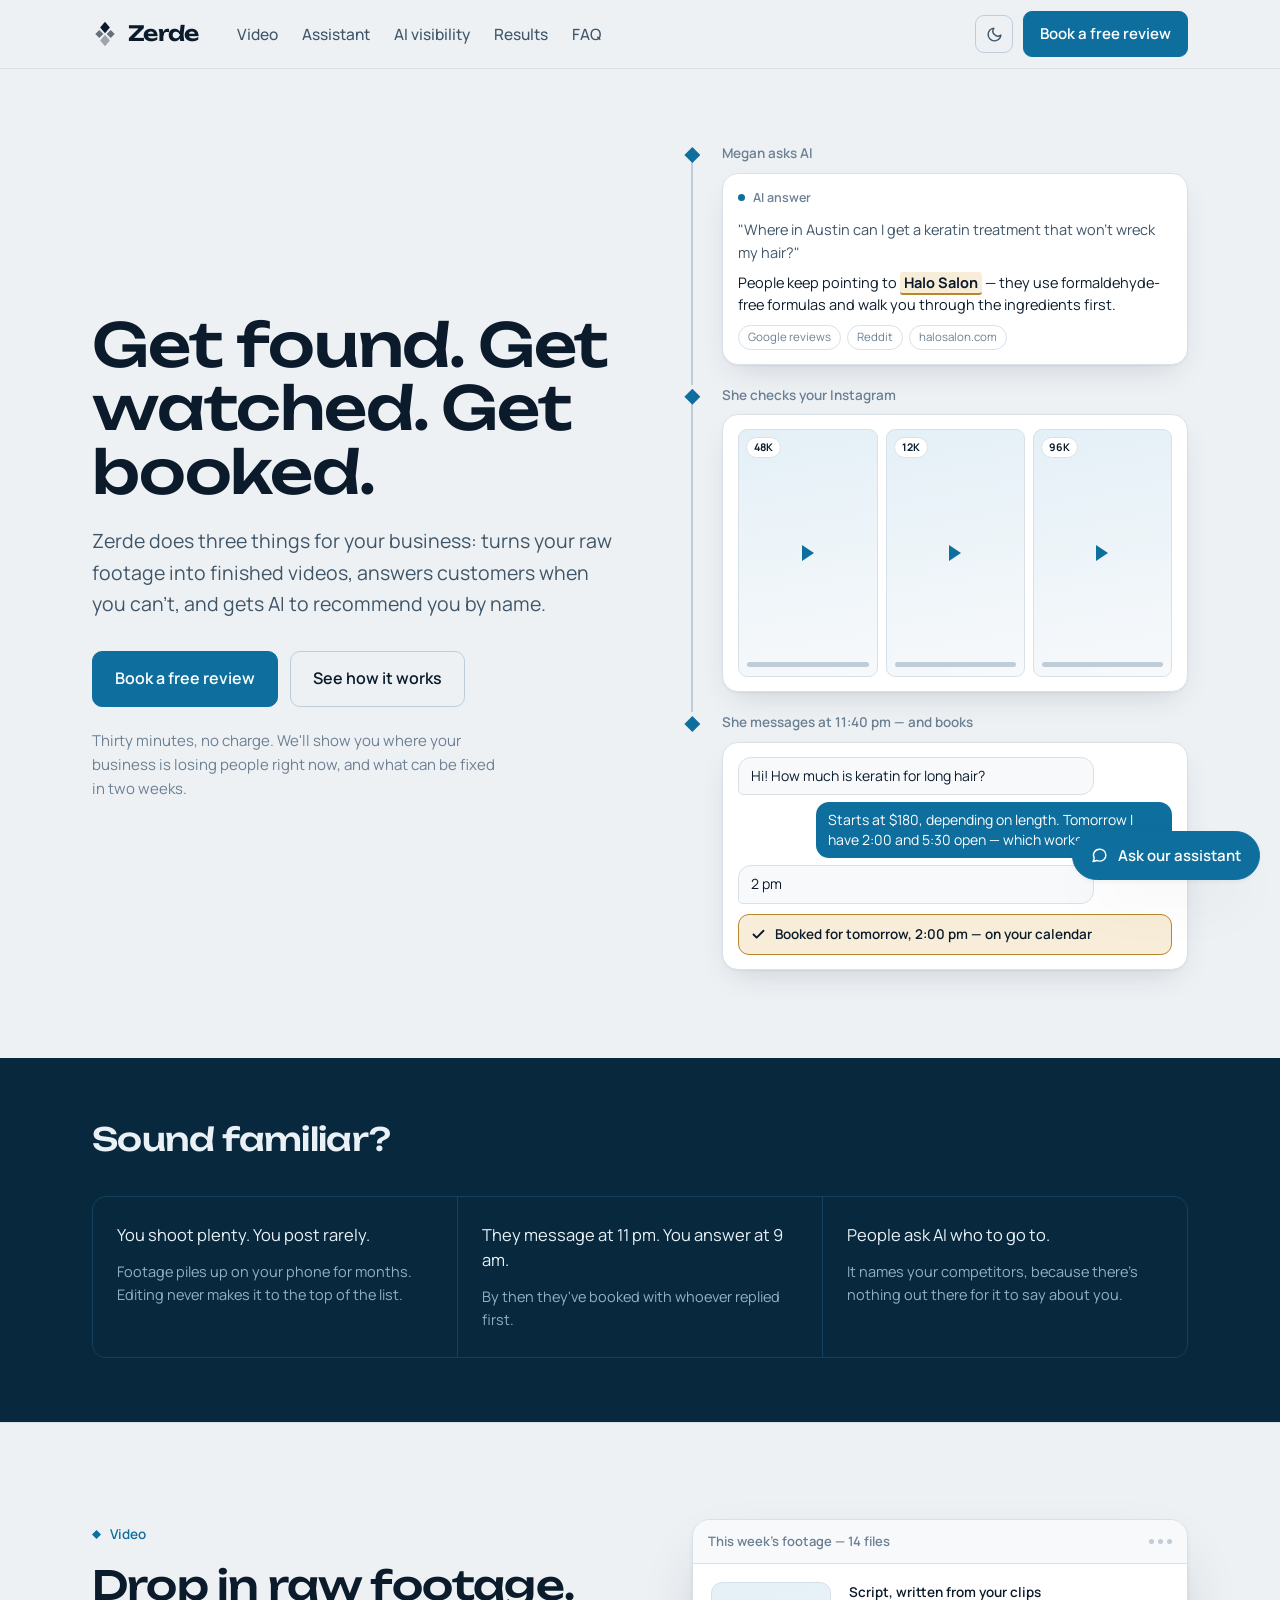
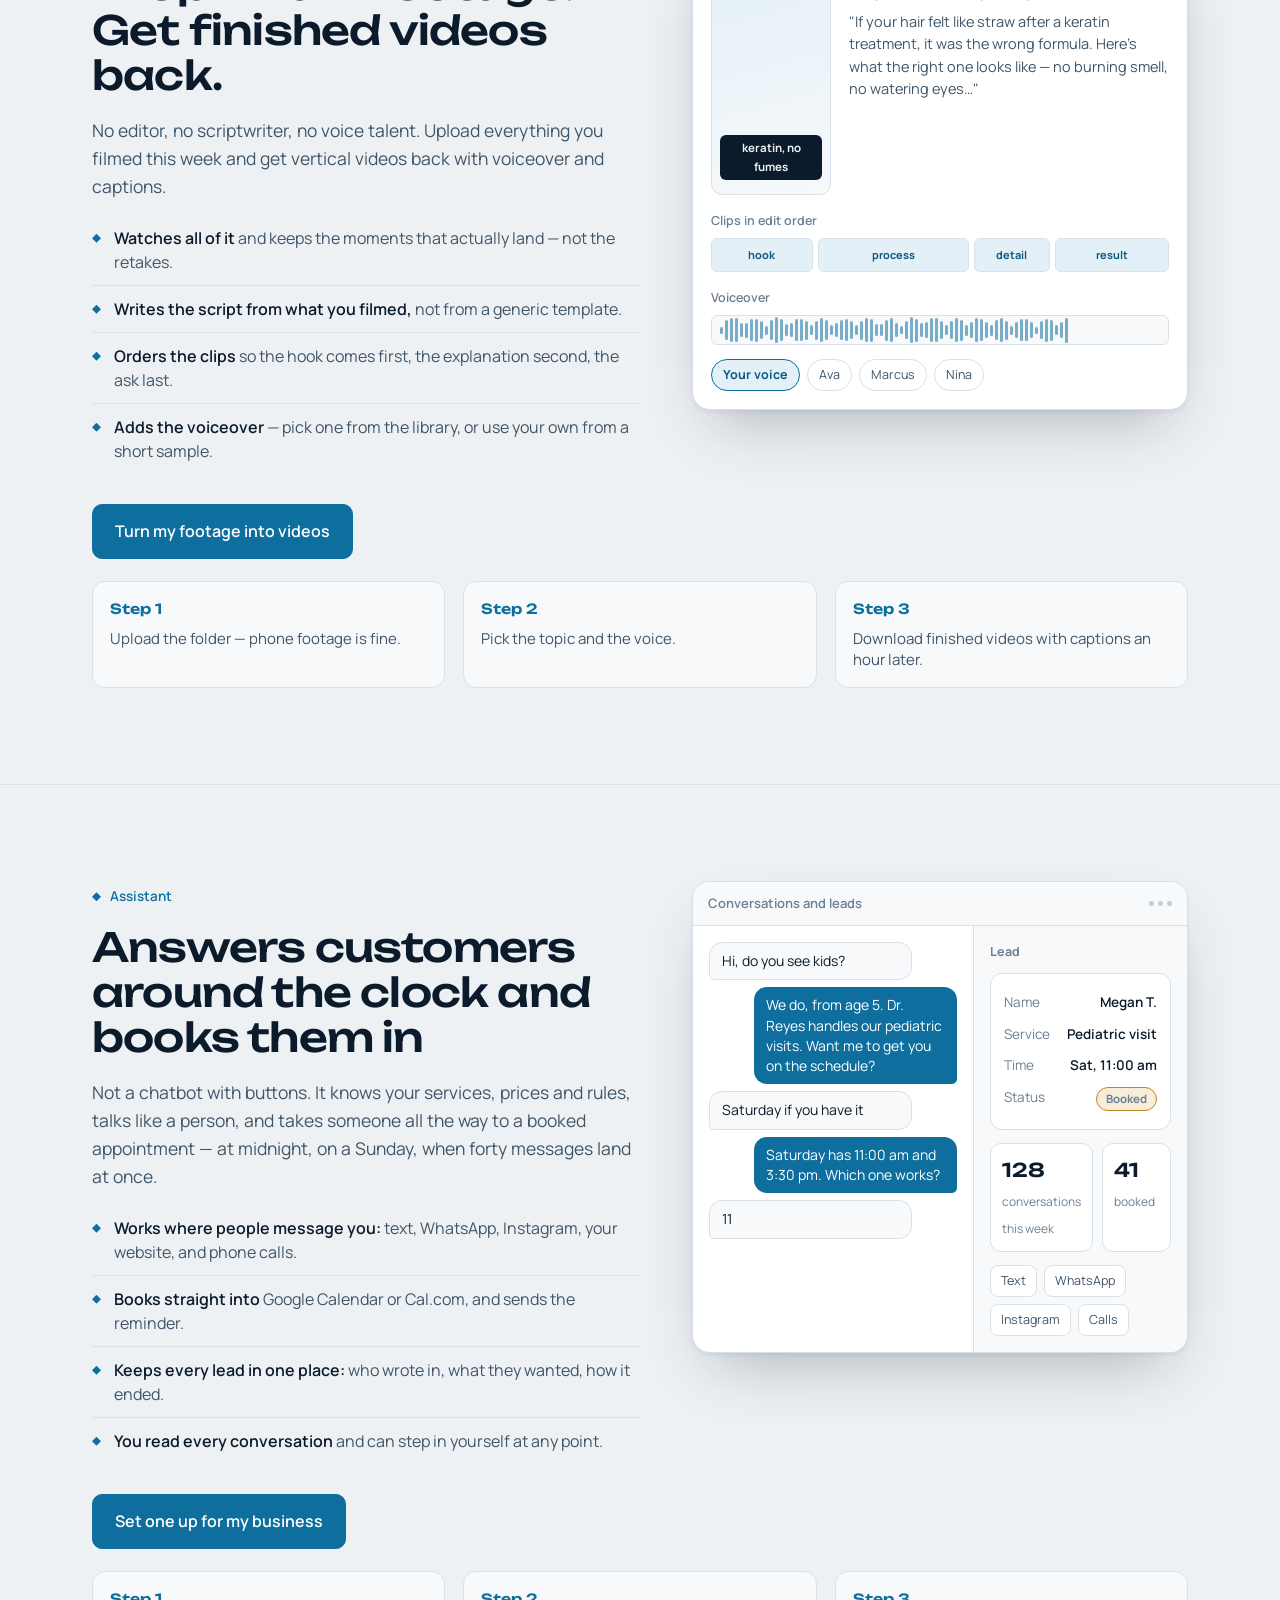
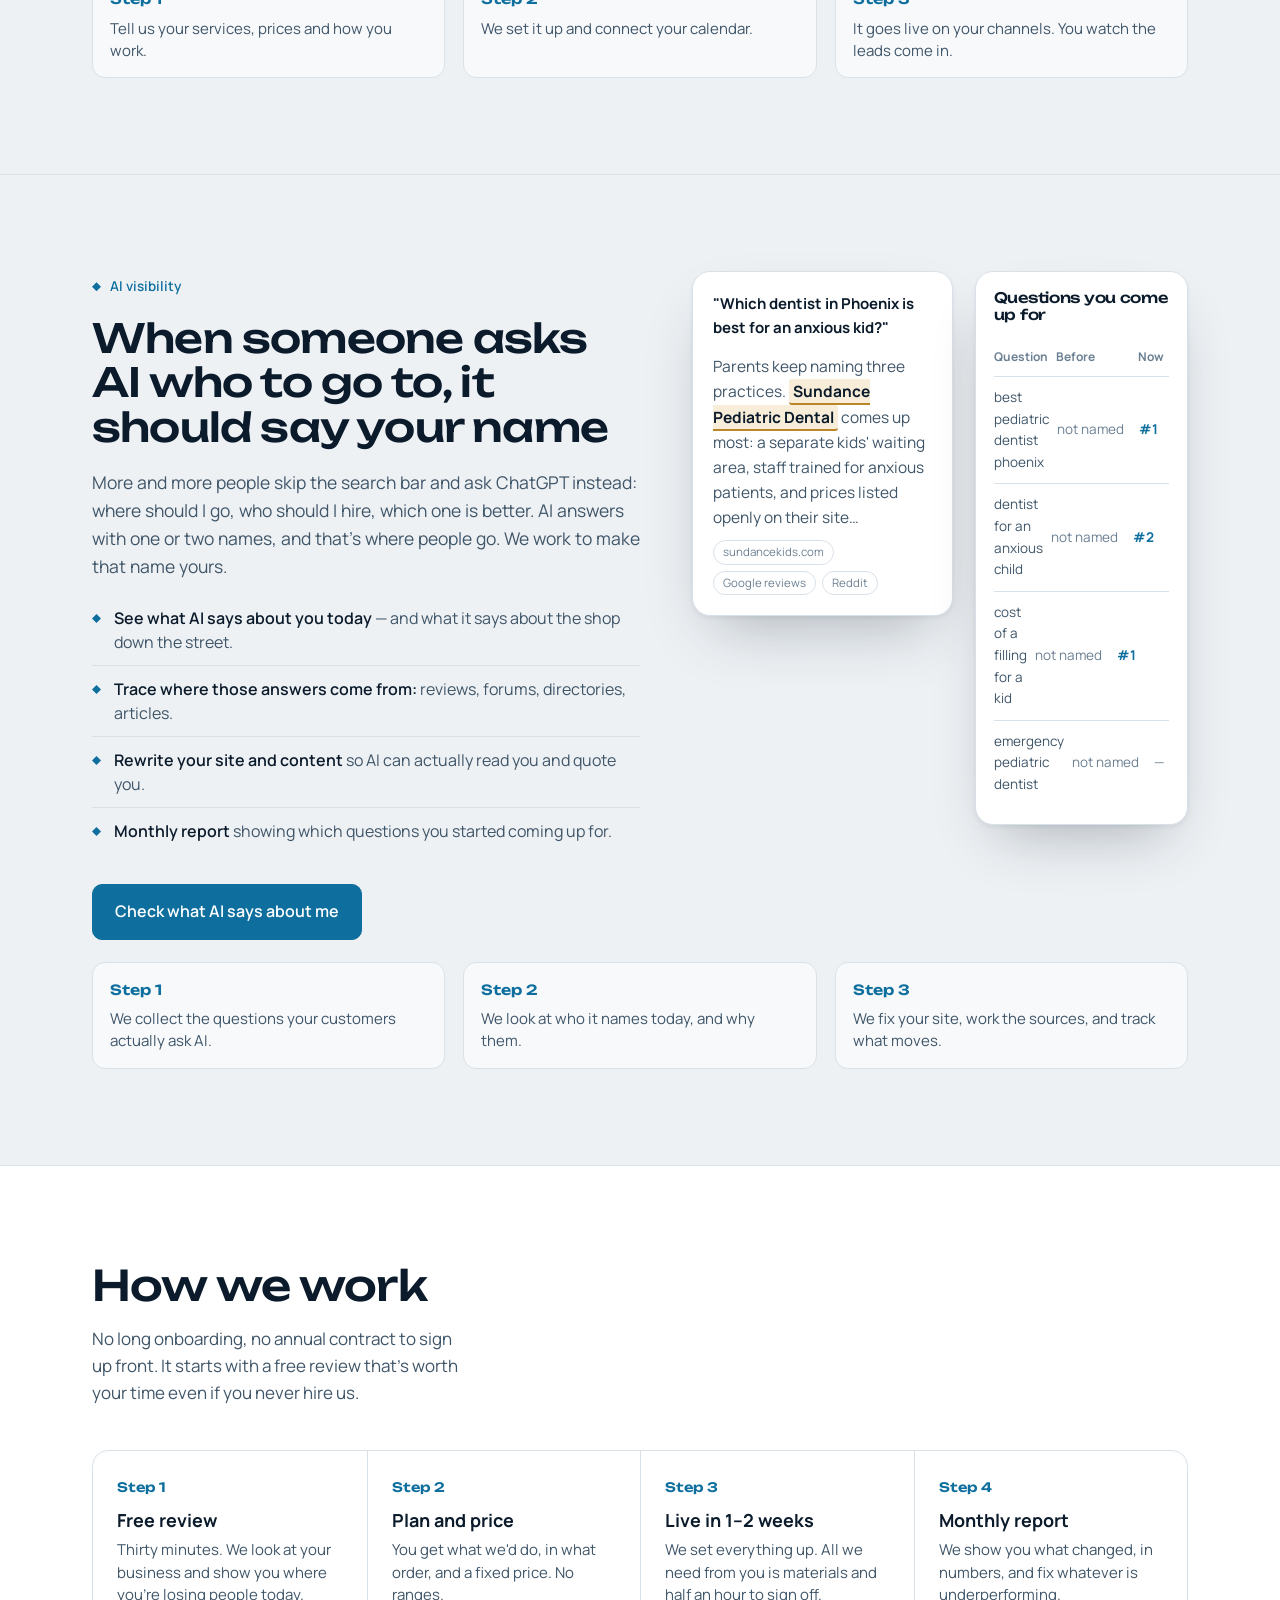
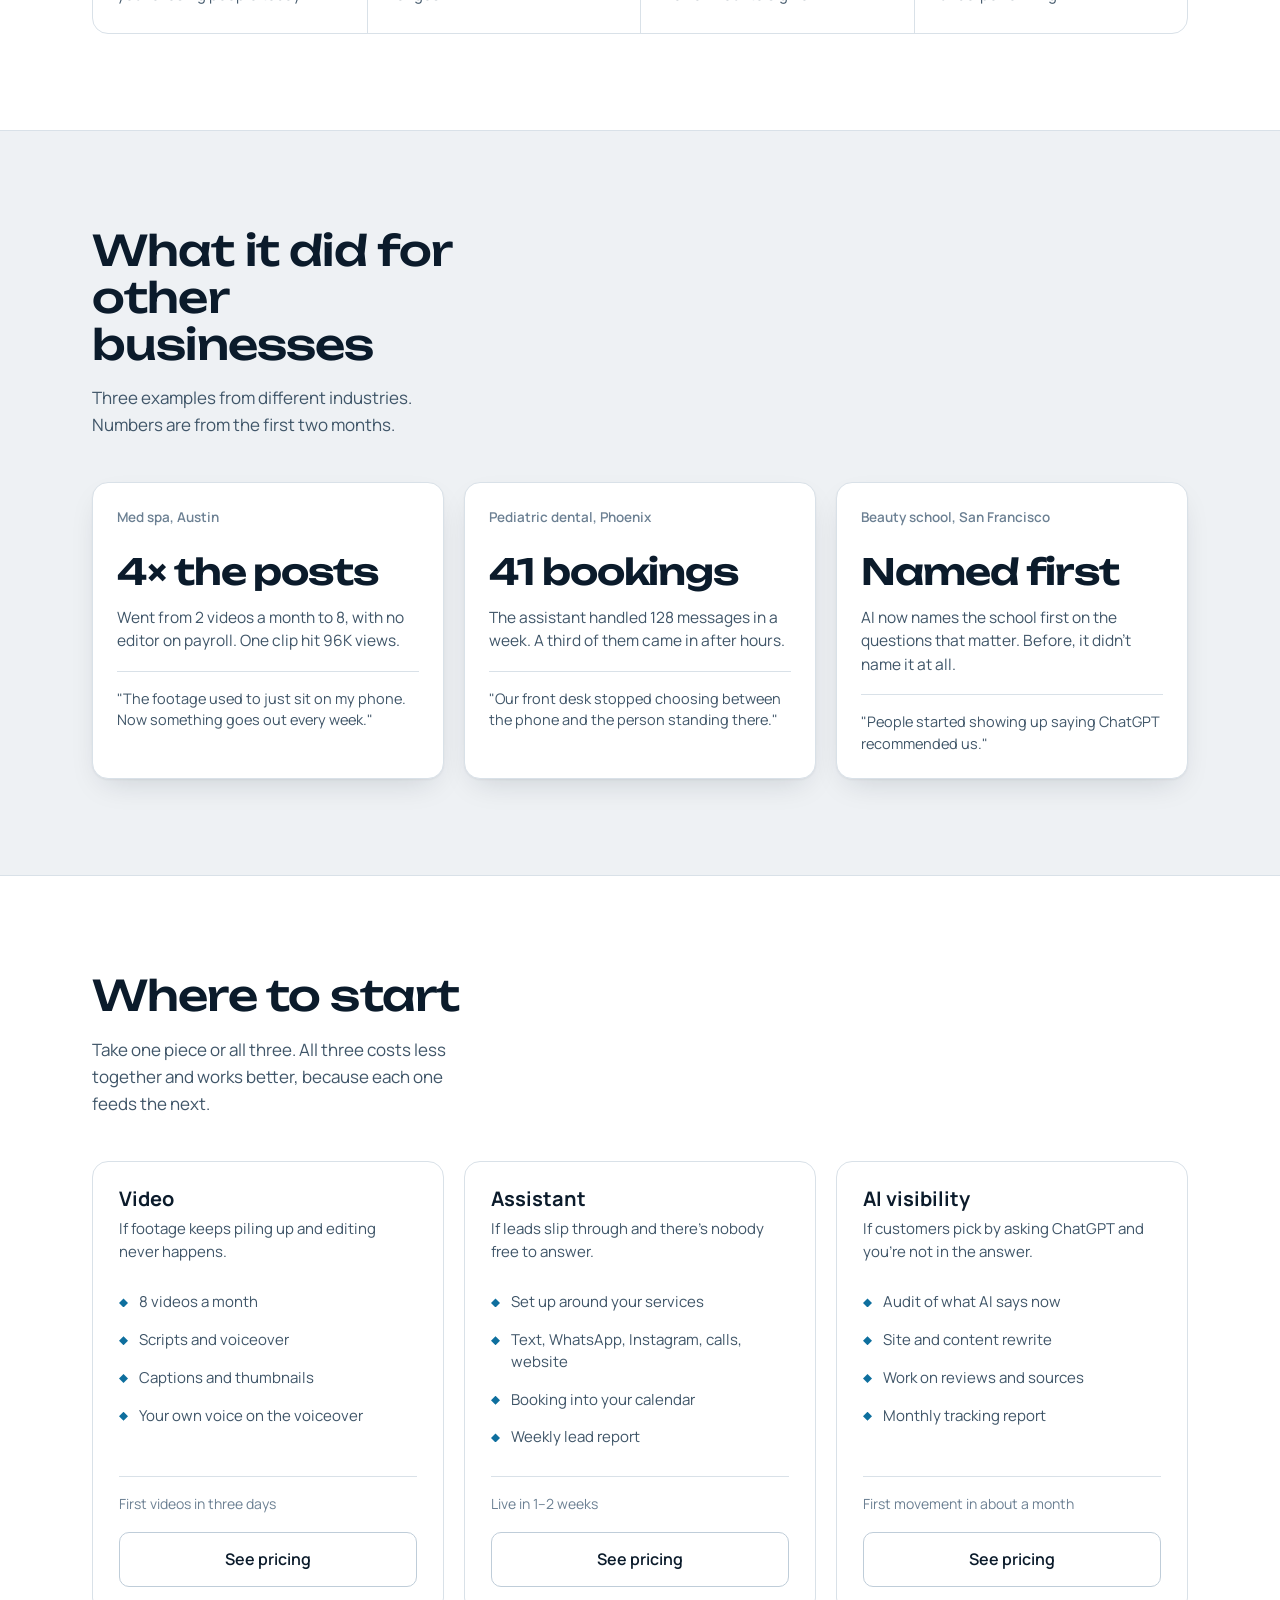
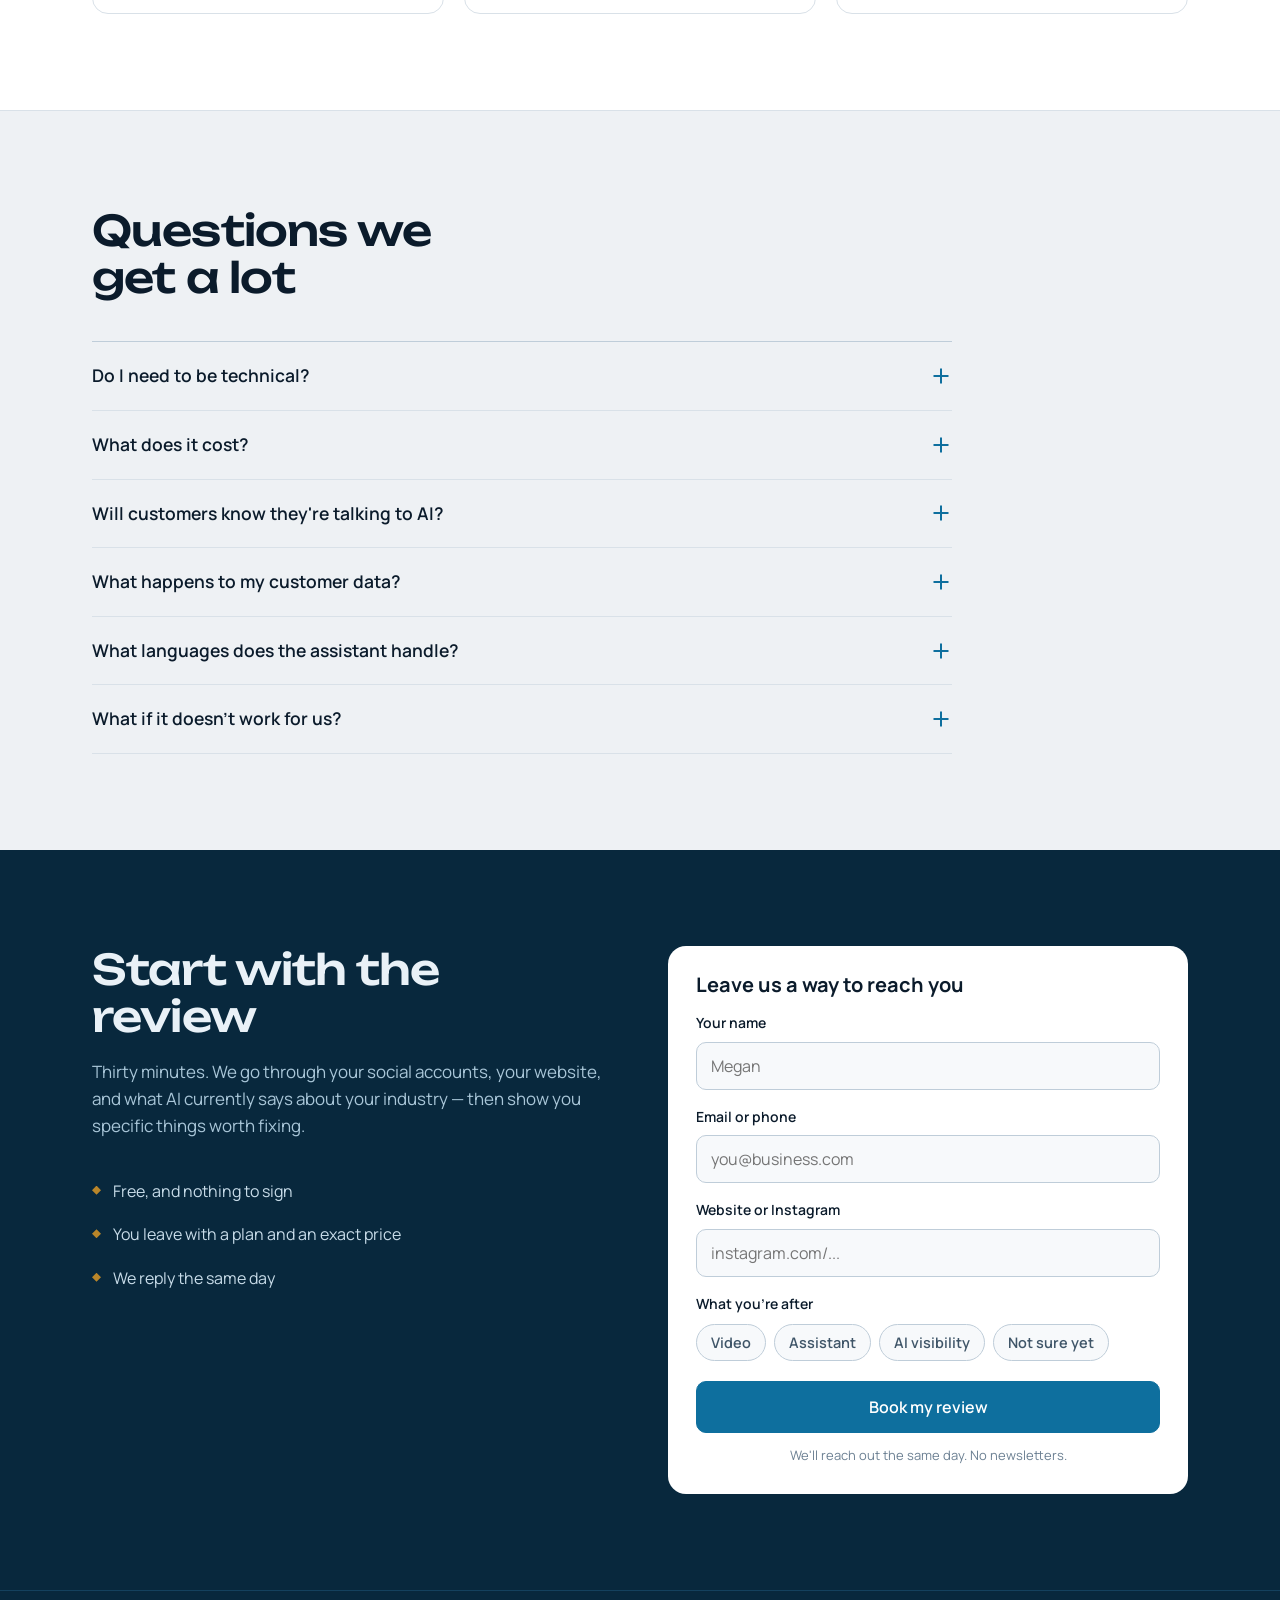
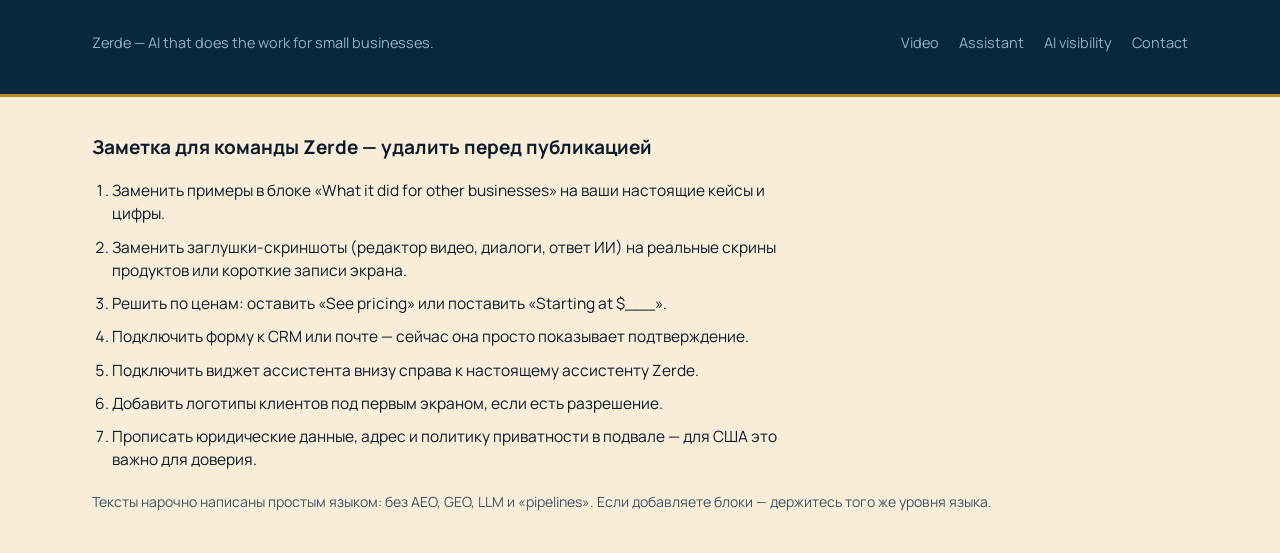
<file: zerde-landing.html>
<!DOCTYPE html>
<html lang="en">
<head>
<meta charset="utf-8">
<meta name="viewport" content="width=device-width, initial-scale=1">
<title>Zerde — get found, get watched, get booked</title>
<meta name="description" content="Zerde does three things for your business: turns raw footage into finished videos, answers customers when you can't, and gets AI to recommend you by name.">
<link rel="preconnect" href="https://fonts.googleapis.com">
<link rel="preconnect" href="https://fonts.gstatic.com" crossorigin>
<link href="https://fonts.googleapis.com/css2?family=Manrope:wght@400;500;600;700&family=Unbounded:wght@400;500;600&display=swap" rel="stylesheet">
<style>
/* ============ TOKENS ============ */
:root{
  --paper:#EEF1F4;
  --surface:#FFFFFF;
  --surface-2:#F7F9FB;
  --ink:#0B1B2B;
  --ink-soft:#3F5568;
  --muted:#6C8093;
  --line:#D9E1E8;
  --line-strong:#BFCDD9;
  --kok:#0E6F9E;
  --kok-hi:#0B5A82;
  --kok-wash:#E4F0F7;
  --deep:#08283D;
  --deep-ink:#E9F1F7;
  --deep-line:#14415E;
  --altyn:#B9862A;
  --altyn-wash:#F7EDD8;
  --shadow:0 1px 2px rgba(11,27,43,.05), 0 12px 32px -12px rgba(11,27,43,.18);
  --shadow-lift:0 2px 4px rgba(11,27,43,.06), 0 28px 60px -22px rgba(11,27,43,.30);
  --sans:'Manrope',-apple-system,BlinkMacSystemFont,'Segoe UI',system-ui,sans-serif;
  --disp:'Unbounded','Manrope',system-ui,sans-serif;
}
@media (prefers-color-scheme: dark){
  :root:not([data-theme="light"]){
    --paper:#061320;--surface:#0A1D2C;--surface-2:#0D2434;
    --ink:#E7EFF5;--ink-soft:#B4C6D4;--muted:#7F94A6;
    --line:#153345;--line-strong:#1F485F;
    --kok:#3BA9DA;--kok-hi:#63C0E8;--kok-wash:#0D2E41;
    --deep:#04111C;--deep-ink:#E7EFF5;--deep-line:#173F57;
    --altyn:#DCAE4C;--altyn-wash:#2A2011;
    --shadow:0 1px 2px rgba(0,0,0,.4), 0 12px 32px -12px rgba(0,0,0,.6);
    --shadow-lift:0 2px 4px rgba(0,0,0,.4), 0 28px 60px -22px rgba(0,0,0,.7);
  }
}
:root[data-theme="dark"]{
  --paper:#061320;--surface:#0A1D2C;--surface-2:#0D2434;
  --ink:#E7EFF5;--ink-soft:#B4C6D4;--muted:#7F94A6;
  --line:#153345;--line-strong:#1F485F;
  --kok:#3BA9DA;--kok-hi:#63C0E8;--kok-wash:#0D2E41;
  --deep:#04111C;--deep-ink:#E7EFF5;--deep-line:#173F57;
  --altyn:#DCAE4C;--altyn-wash:#2A2011;
  --shadow:0 1px 2px rgba(0,0,0,.4), 0 12px 32px -12px rgba(0,0,0,.6);
  --shadow-lift:0 2px 4px rgba(0,0,0,.4), 0 28px 60px -22px rgba(0,0,0,.7);
}

/* ============ BASE ============ */
*{box-sizing:border-box}
html{scroll-behavior:smooth}
body{margin:0;background:var(--paper);color:var(--ink);
  font-family:var(--sans);font-size:17px;line-height:1.6;-webkit-font-smoothing:antialiased}
img{max-width:100%}
a{color:inherit}
h1,h2,h3,h4{margin:0;font-family:var(--disp);font-weight:500;letter-spacing:-.02em;line-height:1.12}
p{margin:0}
button{font-family:inherit;font-size:inherit;cursor:pointer}
:focus-visible{outline:2.5px solid var(--kok);outline-offset:3px;border-radius:4px}

.wrap{max-width:1140px;margin:0 auto;padding:0 22px}
.lede{max-width:60ch;color:var(--ink-soft)}
.sec{padding:96px 0}
.sec-head{max-width:38ch}
.sec-head h2{font-size:clamp(28px,4vw,42px)}
.sec-head p{margin-top:16px;color:var(--ink-soft);max-width:58ch}
.kicker{display:inline-flex;align-items:center;gap:9px;
  font-size:13.5px;font-weight:600;color:var(--kok);margin-bottom:18px}
.gem{width:9px;height:9px;flex:none;background:currentColor;
  clip-path:polygon(50% 0,100% 50%,50% 100%,0 50%)}

/* ============ BUTTONS ============ */
.btn{display:inline-flex;align-items:center;justify-content:center;gap:10px;
  padding:14px 22px;border-radius:10px;border:1px solid transparent;
  font-weight:600;font-size:16px;text-decoration:none;
  transition:background .15s ease,border-color .15s ease,color .15s ease}
.btn-main{background:var(--kok);color:#fff;border-color:var(--kok)}
.btn-main:hover{background:var(--kok-hi);border-color:var(--kok-hi)}
.btn-ghost{background:transparent;color:var(--ink);border-color:var(--line-strong)}
.btn-ghost:hover{border-color:var(--ink);background:var(--surface)}
.btn-sm{padding:10px 16px;font-size:15px;border-radius:9px}

/* ============ NAV ============ */
.nav{position:sticky;top:0;z-index:60;
  background:color-mix(in srgb,var(--paper) 88%,transparent);
  backdrop-filter:saturate(1.4) blur(14px);border-bottom:1px solid var(--line)}
.nav-in{display:flex;align-items:center;gap:26px;height:68px}
.logo{display:flex;align-items:center;gap:10px;font-family:var(--disp);
  font-weight:600;font-size:21px;letter-spacing:-.03em;text-decoration:none}
.logo-mark{width:26px;height:26px;flex:none}
.nav-links{display:flex;gap:24px;margin-left:12px}
.nav-links a{text-decoration:none;color:var(--ink-soft);font-size:15.5px;font-weight:500}
.nav-links a:hover{color:var(--ink)}
.nav-right{margin-left:auto;display:flex;align-items:center;gap:10px}
.icon-btn{width:38px;height:38px;display:grid;place-items:center;border-radius:9px;
  border:1px solid var(--line-strong);background:transparent;color:var(--ink-soft)}
.icon-btn:hover{color:var(--ink);border-color:var(--ink)}
.burger{display:none}
@media(max-width:960px){
  .nav-links{display:none}
  .nav-links.open{display:flex;position:absolute;left:0;right:0;top:68px;flex-direction:column;
    background:var(--surface);border-bottom:1px solid var(--line);padding:18px 22px;gap:16px}
  .burger{display:grid}
  .nav-cta{display:none}
}

/* ============ HERO ============ */
.hero{padding:74px 0 88px}
.hero-grid{display:grid;grid-template-columns:1.02fr .98fr;gap:56px;align-items:center}
.hero h1{font-size:clamp(34px,5.1vw,60px);line-height:1.06}
.hero .lede{margin-top:22px;font-size:clamp(17px,2vw,19.5px)}
.hero-cta{display:flex;flex-wrap:wrap;gap:12px;margin-top:32px}
.hero-note{margin-top:22px;color:var(--muted);font-size:15px;max-width:46ch}
@media(max-width:900px){.hero-grid{grid-template-columns:1fr;gap:44px}.hero{padding:48px 0 64px}}

.chain{display:grid;gap:0;position:relative}
.chain-step{position:relative;padding-left:44px}
.chain-step:not(:last-child){padding-bottom:20px}
.rail{position:absolute;left:13px;top:6px;bottom:0;width:2px;background:var(--line-strong)}
.chain-step:last-child .rail{display:none}
.node{position:absolute;left:6px;top:4px;width:16px;height:16px;background:var(--kok);
  clip-path:polygon(50% 0,100% 50%,50% 100%,0 50%)}
.chain-label{font-size:13.5px;font-weight:600;color:var(--muted);margin-bottom:8px}
.card{background:var(--surface);border:1px solid var(--line);border-radius:16px;box-shadow:var(--shadow)}
.anim{opacity:0;transform:translateY(10px);animation:rise .6s cubic-bezier(.2,.7,.3,1) forwards}
.d1{animation-delay:.1s}.d2{animation-delay:.45s}.d3{animation-delay:.8s}.d4{animation-delay:1.25s}
@keyframes rise{to{opacity:1;transform:none}}
@media(prefers-reduced-motion:reduce){.anim{animation:none;opacity:1;transform:none}}

.mk{padding:14px 15px;font-size:14.5px}
.mk-top{display:flex;align-items:center;gap:8px;color:var(--muted);font-size:12.5px;
  font-weight:600;margin-bottom:10px}
.dot{width:7px;height:7px;border-radius:50%;background:var(--kok)}
.ask{color:var(--ink-soft)}
.ans{margin-top:8px;line-height:1.5}
.name-hl{background:var(--altyn-wash);color:var(--ink);border-bottom:2px solid var(--altyn);
  padding:1px 4px;border-radius:3px;font-weight:700}
.srcs{display:flex;gap:6px;margin-top:10px;flex-wrap:wrap}
.src{font-size:11.5px;color:var(--muted);border:1px solid var(--line);border-radius:99px;padding:2px 9px}

.reel-row{display:flex;gap:8px}
.reel{flex:1;aspect-ratio:9/16;border-radius:9px;border:1px solid var(--line);
  background:linear-gradient(170deg,var(--kok-wash),var(--surface-2));position:relative;overflow:hidden}
.reel::after{content:"";position:absolute;left:8px;right:8px;bottom:9px;height:5px;
  border-radius:3px;background:var(--line-strong)}
.reel-play{position:absolute;inset:0;margin:auto;width:0;height:0;
  border-left:12px solid var(--kok);border-top:8px solid transparent;border-bottom:8px solid transparent}
.reel-views{position:absolute;top:7px;left:7px;font-size:10.5px;font-weight:700;color:var(--ink);
  background:var(--surface);border-radius:99px;padding:1px 7px;border:1px solid var(--line)}

.bub{max-width:82%;padding:8px 12px;border-radius:13px;font-size:14px;line-height:1.45;margin-bottom:7px}
.bub-in{background:var(--surface-2);border:1px solid var(--line);border-bottom-left-radius:5px}
.bub-out{background:var(--kok);color:#fff;margin-left:auto;border-bottom-right-radius:5px}
.booked{display:flex;align-items:center;gap:9px;margin-top:10px;padding:9px 12px;
  border-radius:11px;background:var(--altyn-wash);border:1px solid var(--altyn);
  font-size:13.5px;font-weight:600;color:var(--ink)}

/* ============ PAINS ============ */
.pains{background:var(--deep);color:var(--deep-ink);padding:64px 0}
.pains h2{font-size:clamp(24px,3.2vw,32px);color:var(--deep-ink)}
.pain-grid{display:grid;grid-template-columns:repeat(3,1fr);gap:1px;margin-top:38px;
  background:var(--deep-line);border:1px solid var(--deep-line);border-radius:14px;overflow:hidden}
.pain{background:var(--deep);padding:26px 24px}
.pain p{font-size:16.5px;line-height:1.5}
.pain span{display:block;margin-top:12px;color:#8FB2C8;font-size:14.5px}
@media(max-width:820px){.pain-grid{grid-template-columns:1fr}}

/* ============ PRODUCTS ============ */
.prod{border-top:1px solid var(--line)}
.prod-head{display:grid;grid-template-columns:1.05fr .95fr;gap:52px;align-items:start}
.prod-head h2{font-size:clamp(27px,3.8vw,40px)}
.prod-head .lede{margin-top:18px;font-size:17.5px}
.feat{list-style:none;padding:0;margin:26px 0 0}
.feat li{display:flex;gap:13px;padding:11px 0;border-top:1px solid var(--line);
  color:var(--ink-soft);font-size:16px;line-height:1.5}
.feat li:first-child{border-top:0;padding-top:0}
.feat b{color:var(--ink);font-weight:600}
.feat .gem{color:var(--kok);margin-top:8px}
.prod-cta{margin-top:30px;display:flex;gap:12px;flex-wrap:wrap}
@media(max-width:900px){.prod-head{grid-template-columns:1fr;gap:34px}}

.steps3{display:grid;grid-template-columns:repeat(3,1fr);gap:18px;margin-top:22px}
.step3{background:var(--surface-2);border:1px solid var(--line);border-radius:13px;padding:16px 17px}
.step3 .n{font-family:var(--disp);font-size:14px;color:var(--kok);font-weight:600}
.step3 p{margin-top:7px;font-size:15px;color:var(--ink-soft);line-height:1.45}
@media(max-width:760px){.steps3{grid-template-columns:1fr}}

.frame{background:var(--surface);border:1px solid var(--line);border-radius:18px;
  box-shadow:var(--shadow-lift);overflow:hidden}
.frame-bar{display:flex;align-items:center;gap:8px;padding:11px 15px;
  border-bottom:1px solid var(--line);background:var(--surface-2)}
.frame-bar span{font-size:13px;color:var(--muted);font-weight:600}
.tl{display:flex;gap:4px;margin-left:auto}
.tl i{width:5px;height:5px;border-radius:50%;background:var(--line-strong);display:block}

.editor{padding:18px}
.editor-top{display:grid;grid-template-columns:120px 1fr;gap:18px}
.vprev{aspect-ratio:9/16;border-radius:11px;border:1px solid var(--line);
  background:linear-gradient(165deg,var(--kok-wash),var(--surface-2));position:relative;overflow:hidden}
.vprev b{position:absolute;left:8px;right:8px;bottom:14px;display:block;text-align:center;
  font-size:11.5px;background:var(--ink);color:var(--paper);border-radius:6px;padding:4px 5px;font-weight:700}
.script{font-size:14.5px;color:var(--ink-soft);line-height:1.55}
.script b{color:var(--ink);font-weight:600;display:block;margin-bottom:8px;font-size:13.5px}
.track{margin-top:16px}
.track-lbl{font-size:12.5px;color:var(--muted);font-weight:600;margin-bottom:7px}
.track-row{display:flex;gap:5px;height:34px}
.clipbox{border-radius:6px;border:1px solid var(--line);background:var(--kok-wash);
  display:grid;place-items:center;font-size:11px;color:var(--kok-hi);font-weight:700}
.wave{height:30px;display:flex;align-items:center;gap:2.5px;padding:0 8px;border-radius:6px;
  border:1px solid var(--line);background:var(--surface-2);overflow:hidden}
.wave i{display:block;width:2.5px;border-radius:2px;background:var(--kok);opacity:.55}
.voices{display:flex;gap:7px;flex-wrap:wrap;margin-top:14px}
.voice{font-size:12.5px;border:1px solid var(--line);border-radius:99px;padding:5px 11px;color:var(--ink-soft)}
.voice.on{border-color:var(--kok);background:var(--kok-wash);color:var(--kok-hi);font-weight:700}
@media(max-width:520px){.editor-top{grid-template-columns:1fr}.vprev{max-width:150px}}

.asst{display:grid;grid-template-columns:1.25fr .95fr;min-height:330px}
.asst-chat{padding:16px;border-right:1px solid var(--line)}
.asst-side{padding:16px;background:var(--surface-2)}
.side-lbl{font-size:12.5px;font-weight:700;color:var(--muted);margin-bottom:11px}
.lead{border:1px solid var(--line);border-radius:12px;background:var(--surface);padding:13px}
.lead-row{display:flex;justify-content:space-between;gap:12px;font-size:13.5px;padding:5px 0}
.lead-row span{color:var(--muted)}
.lead-row b{font-weight:600;text-align:right}
.tag{display:inline-block;font-size:11.5px;font-weight:700;border-radius:99px;padding:2px 9px;
  background:var(--altyn-wash);color:var(--altyn);border:1px solid var(--altyn)}
.stats{display:grid;grid-template-columns:1fr 1fr;gap:9px;margin-top:13px}
.stat{border:1px solid var(--line);border-radius:11px;background:var(--surface);padding:11px}
.stat b{display:block;font-family:var(--disp);font-size:19px;font-weight:600}
.stat span{font-size:12px;color:var(--muted)}
.chans{display:flex;gap:7px;flex-wrap:wrap;margin-top:13px}
.chan{font-size:12.5px;border:1px solid var(--line);border-radius:8px;padding:5px 10px;
  background:var(--surface);color:var(--ink-soft)}
@media(max-width:700px){.asst{grid-template-columns:1fr}
  .asst-chat{border-right:0;border-bottom:1px solid var(--line)}}

.vis-wrap{display:grid;grid-template-columns:1.1fr .9fr;gap:22px;align-items:start}
.answer{padding:20px}
.answer .q{font-size:15px;font-weight:700;margin-bottom:14px}
.answer .a{font-size:15.5px;line-height:1.62;color:var(--ink-soft)}
.rank{padding:18px}
.rank h4{font-size:14.5px;margin-bottom:14px}
.rank-row{display:grid;grid-template-columns:1fr 74px 60px;gap:8px;align-items:center;
  padding:10px 0;border-top:1px solid var(--line);font-size:13.5px}
.rank-row:first-of-type{border-top:0;color:var(--muted);font-weight:700;font-size:12px}
.rank-row em{font-style:normal;color:var(--ink-soft)}
.was{color:var(--muted)}
.now{color:var(--kok);font-weight:700}
@media(max-width:860px){.vis-wrap{grid-template-columns:1fr}}

/* ============ HOW ============ */
.how{background:var(--surface);border-top:1px solid var(--line);border-bottom:1px solid var(--line)}
.how-grid{display:grid;grid-template-columns:repeat(4,1fr);margin-top:44px;
  border:1px solid var(--line);border-radius:16px;overflow:hidden}
.how-cell{padding:26px 24px;border-left:1px solid var(--line)}
.how-cell:first-child{border-left:0}
.how-cell .n{font-family:var(--disp);font-size:13px;color:var(--kok);font-weight:600;margin-bottom:12px}
.how-cell h3{font-size:18px;font-family:var(--sans);font-weight:700;letter-spacing:0}
.how-cell p{margin-top:9px;font-size:15px;color:var(--ink-soft);line-height:1.5}
@media(max-width:900px){
  .how-grid{grid-template-columns:1fr}
  .how-cell{border-left:0;border-top:1px solid var(--line)}
  .how-cell:first-child{border-top:0}
}

/* ============ CASES ============ */
.case-grid{display:grid;grid-template-columns:repeat(3,1fr);gap:20px;margin-top:44px}
.case{background:var(--surface);border:1px solid var(--line);border-radius:16px;padding:24px;
  display:flex;flex-direction:column;box-shadow:var(--shadow)}
.case .who{font-size:13.5px;color:var(--muted);font-weight:600}
.case .big{font-family:var(--disp);font-size:clamp(28px,3.4vw,36px);font-weight:600;
  margin:14px 0 6px;letter-spacing:-.03em}
.case .what{font-size:15.5px;color:var(--ink-soft);line-height:1.5}
.case .quote{margin-top:18px;padding-top:16px;border-top:1px solid var(--line);
  font-size:14.5px;color:var(--ink-soft);line-height:1.5}
@media(max-width:900px){.case-grid{grid-template-columns:1fr}}

/* ============ PACKAGES ============ */
.pk-grid{display:grid;grid-template-columns:repeat(3,1fr);gap:20px;margin-top:44px}
.pk{background:var(--surface);border:1px solid var(--line);border-radius:16px;padding:26px;
  display:flex;flex-direction:column}
.pk h3{font-size:20px;font-family:var(--sans);font-weight:700;letter-spacing:0}
.pk .sub{margin-top:8px;color:var(--ink-soft);font-size:15px;line-height:1.5}
.pk ul{list-style:none;padding:0;margin:20px 0 0;flex:1}
.pk li{display:flex;gap:11px;font-size:15px;color:var(--ink-soft);padding:8px 0;line-height:1.45}
.pk li .gem{color:var(--kok);margin-top:7px}
.pk .term{margin-top:20px;padding-top:16px;border-top:1px solid var(--line);
  font-size:14px;color:var(--muted)}
.pk .btn{margin-top:16px;width:100%}
@media(max-width:900px){.pk-grid{grid-template-columns:1fr}}

/* ============ FAQ ============ */
.faq-list{margin-top:40px;border-top:1px solid var(--line-strong);max-width:860px}
.q-item{border-bottom:1px solid var(--line)}
.q-btn{width:100%;display:flex;align-items:center;gap:16px;text-align:left;background:none;
  border:0;padding:22px 0;color:var(--ink);font-size:17.5px;font-weight:600;line-height:1.35}
.q-btn .pm{margin-left:auto;flex:none;width:22px;height:22px;position:relative;color:var(--kok)}
.q-btn .pm::before,.q-btn .pm::after{content:"";position:absolute;background:currentColor;
  left:50%;top:50%;transform:translate(-50%,-50%);transition:transform .2s ease}
.q-btn .pm::before{width:15px;height:2px}
.q-btn .pm::after{width:2px;height:15px}
.q-item.open .pm::after{transform:translate(-50%,-50%) scaleY(0)}
.q-ans{max-height:0;overflow:hidden;transition:max-height .28s ease}
.q-ans p{padding:0 0 22px;color:var(--ink-soft);font-size:16px;max-width:68ch;line-height:1.6}
@media(prefers-reduced-motion:reduce){.q-ans{transition:none}}

/* ============ FINAL ============ */
.final{background:var(--deep);color:var(--deep-ink)}
.final-grid{display:grid;grid-template-columns:1fr 1fr;gap:56px;align-items:start}
.final h2{font-size:clamp(28px,4vw,42px);color:var(--deep-ink)}
.final .lede{color:#A9C6D8;margin-top:18px}
.trust{list-style:none;padding:0;margin:30px 0 0}
.trust li{display:flex;gap:12px;padding:9px 0;color:#C8DCE9;font-size:16px}
.trust .gem{color:var(--altyn);margin-top:7px}
.form{background:var(--surface);border-radius:18px;padding:28px;color:var(--ink)}
.form h3{font-size:20px;font-family:var(--sans);font-weight:700;letter-spacing:0}
.field{margin-top:16px}
.field label{display:block;font-size:14px;font-weight:600;margin-bottom:7px}
.field input{width:100%;padding:12px 14px;border-radius:10px;border:1px solid var(--line-strong);
  background:var(--surface-2);color:var(--ink);font-size:16px;font-family:inherit}
.field input:focus{outline:2px solid var(--kok);outline-offset:1px;border-color:var(--kok)}
.picks{display:flex;gap:8px;flex-wrap:wrap;margin-top:9px}
.pick{border:1px solid var(--line-strong);background:var(--surface-2);border-radius:99px;
  padding:8px 14px;font-size:14.5px;color:var(--ink-soft);font-weight:600}
.pick[aria-pressed="true"]{background:var(--kok-wash);border-color:var(--kok);color:var(--kok-hi)}
.form .btn{width:100%;margin-top:20px}
.form .fine{margin-top:12px;font-size:13px;color:var(--muted);text-align:center}
.done{display:none;text-align:center;padding:26px 6px}
.done b{display:block;font-family:var(--disp);font-size:21px;font-weight:600;margin-bottom:10px}
.done p{color:var(--ink-soft);font-size:15.5px}
.form.sent .form-body{display:none}
.form.sent .done{display:block}
@media(max-width:900px){.final-grid{grid-template-columns:1fr;gap:38px}}

/* ============ FOOTER ============ */
.foot{background:var(--deep);color:#8FB2C8;border-top:1px solid var(--deep-line);padding:40px 0}
.foot-in{display:flex;flex-wrap:wrap;gap:20px;align-items:center;font-size:14.5px}
.foot a{text-decoration:none}
.foot a:hover{color:var(--deep-ink)}
.foot-links{display:flex;gap:20px;margin-left:auto;flex-wrap:wrap}

/* ============ WIDGET ============ */
.aw-btn{position:fixed;right:20px;bottom:20px;z-index:80;display:flex;align-items:center;gap:10px;
  padding:13px 18px;border-radius:99px;border:1px solid var(--kok);background:var(--kok);color:#fff;
  font-weight:600;font-size:15px;box-shadow:var(--shadow-lift)}
.aw-panel{position:fixed;right:20px;bottom:20px;z-index:81;width:min(340px,calc(100vw - 40px));
  background:var(--surface);border:1px solid var(--line);border-radius:18px;
  box-shadow:var(--shadow-lift);overflow:hidden;display:none}
.aw-panel.open{display:block}
.aw-head{display:flex;align-items:center;gap:10px;padding:14px 16px;
  border-bottom:1px solid var(--line);background:var(--surface-2)}
.aw-head b{font-size:15px}
.aw-head small{color:var(--muted);font-size:12.5px;display:block}
.aw-close{margin-left:auto;background:none;border:0;color:var(--muted);font-size:21px;line-height:1}
.aw-body{padding:14px 16px;max-height:250px;overflow-y:auto}
.aw-qs{padding:12px 16px 16px;border-top:1px solid var(--line);display:grid;gap:7px}
.aw-q{text-align:left;background:var(--surface-2);border:1px solid var(--line);border-radius:10px;
  padding:9px 12px;font-size:14px;color:var(--ink-soft)}
.aw-q:hover{border-color:var(--kok);color:var(--kok-hi)}
@media(max-width:520px){.aw-btn{right:14px;bottom:14px;padding:12px 15px}}

/* ============ MEMO ============ */
.memo{background:var(--altyn-wash);border-top:3px solid var(--altyn);padding:40px 0;color:var(--ink)}
.memo h3{font-size:19px;font-family:var(--sans);font-weight:700;letter-spacing:0}
.memo ol{margin:16px 0 0;padding-left:20px;max-width:70ch}
.memo li{padding:5px 0;font-size:15.5px;line-height:1.5}
.memo p{margin-top:14px;font-size:14px;color:var(--ink-soft)}
</style>
</head>
<body>

<!-- ================= NAV ================= -->
<header class="nav">
  <div class="wrap nav-in">
    <a class="logo" href="#top">
      <svg class="logo-mark" viewBox="0 0 32 32" aria-hidden="true">
        <path d="M16 1l6 7-6 7-6-7 6-7z" fill="currentColor"/>
        <path d="M16 17l6 7-6 7-6-7 6-7z" fill="currentColor" opacity=".35"/>
        <path d="M4 16l5-5 5 5-5 5-5-5zM18 16l5-5 5 5-5 5-5-5z" fill="currentColor" opacity=".6"/>
      </svg>
      Zerde
    </a>
    <nav class="nav-links" id="navLinks">
      <a href="#video">Video</a>
      <a href="#assistant">Assistant</a>
      <a href="#visibility">AI visibility</a>
      <a href="#results">Results</a>
      <a href="#faq">FAQ</a>
    </nav>
    <div class="nav-right">
      <button class="icon-btn" id="themeBtn" aria-label="Switch theme">
        <svg width="17" height="17" viewBox="0 0 24 24" fill="none" stroke="currentColor" stroke-width="2">
          <path d="M21 12.8A9 9 0 1111.2 3a7 7 0 009.8 9.8z" stroke-linejoin="round"/>
        </svg>
      </button>
      <button class="icon-btn burger" id="burger" aria-label="Menu">
        <svg width="18" height="18" viewBox="0 0 24 24" stroke="currentColor" stroke-width="2">
          <path d="M3 6h18M3 12h18M3 18h18" stroke-linecap="round"/>
        </svg>
      </button>
      <a class="btn btn-main btn-sm nav-cta" href="#start">Book a free review</a>
    </div>
  </div>
</header>

<!-- ================= HERO ================= -->
<main id="top">
<section class="hero">
  <div class="wrap hero-grid">
    <div>
      <h1>Get found. Get watched. Get booked.</h1>
      <p class="lede">Zerde does three things for your business: turns your raw footage into
        finished videos, answers customers when you can't, and gets AI to recommend you by name.</p>
      <div class="hero-cta">
        <a class="btn btn-main" href="#start">Book a free review</a>
        <a class="btn btn-ghost" href="#video">See how it works</a>
      </div>
      <p class="hero-note">Thirty minutes, no charge. We'll show you where your business
        is losing people right now, and what can be fixed in two weeks.</p>
    </div>

    <div class="chain" aria-label="One customer, three touchpoints">
      <div class="chain-step anim d1">
        <span class="rail"></span><span class="node"></span>
        <div class="chain-label">Megan asks AI</div>
        <div class="card mk">
          <div class="mk-top"><span class="dot"></span> AI answer</div>
          <div class="ask">"Where in Austin can I get a keratin treatment that won't wreck my hair?"</div>
          <div class="ans">People keep pointing to <span class="name-hl">Halo Salon</span> —
            they use formaldehyde-free formulas and walk you through the ingredients first.</div>
          <div class="srcs"><span class="src">Google reviews</span><span class="src">Reddit</span><span class="src">halosalon.com</span></div>
        </div>
      </div>

      <div class="chain-step anim d2">
        <span class="rail"></span><span class="node"></span>
        <div class="chain-label">She checks your Instagram</div>
        <div class="card mk">
          <div class="reel-row">
            <div class="reel"><span class="reel-views">48K</span><span class="reel-play"></span></div>
            <div class="reel"><span class="reel-views">12K</span><span class="reel-play"></span></div>
            <div class="reel"><span class="reel-views">96K</span><span class="reel-play"></span></div>
          </div>
        </div>
      </div>

      <div class="chain-step anim d3">
        <span class="rail"></span><span class="node"></span>
        <div class="chain-label">She messages at 11:40 pm — and books</div>
        <div class="card mk">
          <div class="bub bub-in">Hi! How much is keratin for long hair?</div>
          <div class="bub bub-out">Starts at $180, depending on length. Tomorrow I have 2:00 and 5:30 open — which works better?</div>
          <div class="bub bub-in">2 pm</div>
          <div class="booked anim d4">
            <svg width="15" height="15" viewBox="0 0 24 24" fill="none" stroke="currentColor" stroke-width="3">
              <path d="M20 6L9 17l-5-5" stroke-linecap="round" stroke-linejoin="round"/>
            </svg>
            Booked for tomorrow, 2:00 pm — on your calendar
          </div>
        </div>
      </div>
    </div>
  </div>
</section>

<!-- ================= PAINS ================= -->
<section class="pains">
  <div class="wrap">
    <h2>Sound familiar?</h2>
    <div class="pain-grid">
      <div class="pain">
        <p>You shoot plenty. You post rarely.</p>
        <span>Footage piles up on your phone for months. Editing never makes it to the top of the list.</span>
      </div>
      <div class="pain">
        <p>They message at 11 pm. You answer at 9 am.</p>
        <span>By then they've booked with whoever replied first.</span>
      </div>
      <div class="pain">
        <p>People ask AI who to go to.</p>
        <span>It names your competitors, because there's nothing out there for it to say about you.</span>
      </div>
    </div>
  </div>
</section>

<!-- ================= VIDEO ================= -->
<section class="sec prod" id="video">
  <div class="wrap">
    <div class="prod-head">
      <div>
        <span class="kicker"><span class="gem"></span>Video</span>
        <h2>Drop in raw footage. Get finished videos back.</h2>
        <p class="lede">No editor, no scriptwriter, no voice talent. Upload everything you
          filmed this week and get vertical videos back with voiceover and captions.</p>
        <ul class="feat">
          <li><span class="gem"></span><span><b>Watches all of it</b> and keeps the moments that actually land — not the retakes.</span></li>
          <li><span class="gem"></span><span><b>Writes the script from what you filmed,</b> not from a generic template.</span></li>
          <li><span class="gem"></span><span><b>Orders the clips</b> so the hook comes first, the explanation second, the ask last.</span></li>
          <li><span class="gem"></span><span><b>Adds the voiceover</b> — pick one from the library, or use your own from a short sample.</span></li>
        </ul>
        <div class="prod-cta">
          <a class="btn btn-main" href="#start">Turn my footage into videos</a>
        </div>
      </div>

      <div>
        <div class="frame">
          <div class="frame-bar">
            <span>This week's footage — 14 files</span>
            <span class="tl"><i></i><i></i><i></i></span>
          </div>
          <div class="editor">
            <div class="editor-top">
              <div class="vprev"><b>keratin, no fumes</b></div>
              <div class="script">
                <b>Script, written from your clips</b>
                "If your hair felt like straw after a keratin treatment, it was the wrong
                formula. Here's what the right one looks like — no burning smell, no watering eyes…"
              </div>
            </div>
            <div class="track">
              <div class="track-lbl">Clips in edit order</div>
              <div class="track-row">
                <div class="clipbox" style="flex:1.6">hook</div>
                <div class="clipbox" style="flex:2.4">process</div>
                <div class="clipbox" style="flex:1.2">detail</div>
                <div class="clipbox" style="flex:1.8">result</div>
              </div>
            </div>
            <div class="track">
              <div class="track-lbl">Voiceover</div>
              <div class="wave" id="wave"></div>
            </div>
            <div class="voices">
              <span class="voice on">Your voice</span>
              <span class="voice">Ava</span>
              <span class="voice">Marcus</span>
              <span class="voice">Nina</span>
            </div>
          </div>
        </div>
      </div>
    </div>

    <div class="steps3">
      <div class="step3"><div class="n">Step 1</div><p>Upload the folder — phone footage is fine.</p></div>
      <div class="step3"><div class="n">Step 2</div><p>Pick the topic and the voice.</p></div>
      <div class="step3"><div class="n">Step 3</div><p>Download finished videos with captions an hour later.</p></div>
    </div>
  </div>
</section>

<!-- ================= ASSISTANT ================= -->
<section class="sec prod" id="assistant">
  <div class="wrap">
    <div class="prod-head">
      <div>
        <span class="kicker"><span class="gem"></span>Assistant</span>
        <h2>Answers customers around the clock and books them in</h2>
        <p class="lede">Not a chatbot with buttons. It knows your services, prices and rules,
          talks like a person, and takes someone all the way to a booked appointment —
          at midnight, on a Sunday, when forty messages land at once.</p>
        <ul class="feat">
          <li><span class="gem"></span><span><b>Works where people message you:</b> text, WhatsApp, Instagram, your website, and phone calls.</span></li>
          <li><span class="gem"></span><span><b>Books straight into</b> Google Calendar or Cal.com, and sends the reminder.</span></li>
          <li><span class="gem"></span><span><b>Keeps every lead in one place:</b> who wrote in, what they wanted, how it ended.</span></li>
          <li><span class="gem"></span><span><b>You read every conversation</b> and can step in yourself at any point.</span></li>
        </ul>
        <div class="prod-cta">
          <a class="btn btn-main" href="#start">Set one up for my business</a>
        </div>
      </div>

      <div>
        <div class="frame">
          <div class="frame-bar">
            <span>Conversations and leads</span>
            <span class="tl"><i></i><i></i><i></i></span>
          </div>
          <div class="asst">
            <div class="asst-chat">
              <div class="bub bub-in">Hi, do you see kids?</div>
              <div class="bub bub-out">We do, from age 5. Dr. Reyes handles our pediatric visits. Want me to get you on the schedule?</div>
              <div class="bub bub-in">Saturday if you have it</div>
              <div class="bub bub-out">Saturday has 11:00 am and 3:30 pm. Which one works?</div>
              <div class="bub bub-in">11</div>
            </div>
            <div class="asst-side">
              <div class="side-lbl">Lead</div>
              <div class="lead">
                <div class="lead-row"><span>Name</span><b>Megan T.</b></div>
                <div class="lead-row"><span>Service</span><b>Pediatric visit</b></div>
                <div class="lead-row"><span>Time</span><b>Sat, 11:00 am</b></div>
                <div class="lead-row"><span>Status</span><b><span class="tag">Booked</span></b></div>
              </div>
              <div class="stats">
                <div class="stat"><b>128</b><span>conversations this week</span></div>
                <div class="stat"><b>41</b><span>booked</span></div>
              </div>
              <div class="chans">
                <span class="chan">Text</span><span class="chan">WhatsApp</span>
                <span class="chan">Instagram</span><span class="chan">Calls</span>
              </div>
            </div>
          </div>
        </div>
      </div>
    </div>

    <div class="steps3">
      <div class="step3"><div class="n">Step 1</div><p>Tell us your services, prices and how you work.</p></div>
      <div class="step3"><div class="n">Step 2</div><p>We set it up and connect your calendar.</p></div>
      <div class="step3"><div class="n">Step 3</div><p>It goes live on your channels. You watch the leads come in.</p></div>
    </div>
  </div>
</section>

<!-- ================= VISIBILITY ================= -->
<section class="sec prod" id="visibility">
  <div class="wrap">
    <div class="prod-head">
      <div>
        <span class="kicker"><span class="gem"></span>AI visibility</span>
        <h2>When someone asks AI who to go to, it should say your name</h2>
        <p class="lede">More and more people skip the search bar and ask ChatGPT instead:
          where should I go, who should I hire, which one is better. AI answers with one or
          two names, and that's where people go. We work to make that name yours.</p>
        <ul class="feat">
          <li><span class="gem"></span><span><b>See what AI says about you today</b> — and what it says about the shop down the street.</span></li>
          <li><span class="gem"></span><span><b>Trace where those answers come from:</b> reviews, forums, directories, articles.</span></li>
          <li><span class="gem"></span><span><b>Rewrite your site and content</b> so AI can actually read you and quote you.</span></li>
          <li><span class="gem"></span><span><b>Monthly report</b> showing which questions you started coming up for.</span></li>
        </ul>
        <div class="prod-cta">
          <a class="btn btn-main" href="#start">Check what AI says about me</a>
        </div>
      </div>

      <div class="vis-wrap">
        <div class="frame answer">
          <div class="q">"Which dentist in Phoenix is best for an anxious kid?"</div>
          <div class="a">Parents keep naming three practices. <span class="name-hl">Sundance
            Pediatric Dental</span> comes up most: a separate kids' waiting area, staff trained
            for anxious patients, and prices listed openly on their site…</div>
          <div class="srcs"><span class="src">sundancekids.com</span><span class="src">Google reviews</span><span class="src">Reddit</span></div>
        </div>
        <div class="frame rank">
          <h4>Questions you come up for</h4>
          <div class="rank-row"><span>Question</span><span>Before</span><span>Now</span></div>
          <div class="rank-row"><em>best pediatric dentist phoenix</em><span class="was">not named</span><span class="now">#1</span></div>
          <div class="rank-row"><em>dentist for an anxious child</em><span class="was">not named</span><span class="now">#2</span></div>
          <div class="rank-row"><em>cost of a filling for a kid</em><span class="was">not named</span><span class="now">#1</span></div>
          <div class="rank-row"><em>emergency pediatric dentist</em><span class="was">not named</span><span class="was">—</span></div>
        </div>
      </div>
    </div>

    <div class="steps3">
      <div class="step3"><div class="n">Step 1</div><p>We collect the questions your customers actually ask AI.</p></div>
      <div class="step3"><div class="n">Step 2</div><p>We look at who it names today, and why them.</p></div>
      <div class="step3"><div class="n">Step 3</div><p>We fix your site, work the sources, and track what moves.</p></div>
    </div>
  </div>
</section>

<!-- ================= HOW WE WORK ================= -->
<section class="sec how">
  <div class="wrap">
    <div class="sec-head">
      <h2>How we work</h2>
      <p>No long onboarding, no annual contract to sign up front. It starts with a free
        review that's worth your time even if you never hire us.</p>
    </div>
    <div class="how-grid">
      <div class="how-cell">
        <div class="n">Step 1</div>
        <h3>Free review</h3>
        <p>Thirty minutes. We look at your business and show you where you're losing people today.</p>
      </div>
      <div class="how-cell">
        <div class="n">Step 2</div>
        <h3>Plan and price</h3>
        <p>You get what we'd do, in what order, and a fixed price. No ranges.</p>
      </div>
      <div class="how-cell">
        <div class="n">Step 3</div>
        <h3>Live in 1–2 weeks</h3>
        <p>We set everything up. All we need from you is materials and half an hour to sign off.</p>
      </div>
      <div class="how-cell">
        <div class="n">Step 4</div>
        <h3>Monthly report</h3>
        <p>We show you what changed, in numbers, and fix whatever is underperforming.</p>
      </div>
    </div>
  </div>
</section>

<!-- ================= RESULTS ================= -->
<section class="sec" id="results">
  <div class="wrap">
    <div class="sec-head">
      <h2>What it did for other businesses</h2>
      <p>Three examples from different industries. Numbers are from the first two months.</p>
    </div>
    <div class="case-grid">
      <div class="case">
        <div class="who">Med spa, Austin</div>
        <div class="big">4× the posts</div>
        <div class="what">Went from 2 videos a month to 8, with no editor on payroll. One clip hit 96K views.</div>
        <div class="quote">"The footage used to just sit on my phone. Now something goes out every week."</div>
      </div>
      <div class="case">
        <div class="who">Pediatric dental, Phoenix</div>
        <div class="big">41 bookings</div>
        <div class="what">The assistant handled 128 messages in a week. A third of them came in after hours.</div>
        <div class="quote">"Our front desk stopped choosing between the phone and the person standing there."</div>
      </div>
      <div class="case">
        <div class="who">Beauty school, San Francisco</div>
        <div class="big">Named first</div>
        <div class="what">AI now names the school first on the questions that matter. Before, it didn't name it at all.</div>
        <div class="quote">"People started showing up saying ChatGPT recommended us."</div>
      </div>
    </div>
  </div>
</section>

<!-- ================= PACKAGES ================= -->
<section class="sec how" id="packages">
  <div class="wrap">
    <div class="sec-head">
      <h2>Where to start</h2>
      <p>Take one piece or all three. All three costs less together and works better,
        because each one feeds the next.</p>
    </div>
    <div class="pk-grid">
      <div class="pk">
        <h3>Video</h3>
        <p class="sub">If footage keeps piling up and editing never happens.</p>
        <ul>
          <li><span class="gem"></span>8 videos a month</li>
          <li><span class="gem"></span>Scripts and voiceover</li>
          <li><span class="gem"></span>Captions and thumbnails</li>
          <li><span class="gem"></span>Your own voice on the voiceover</li>
        </ul>
        <div class="term">First videos in three days</div>
        <a class="btn btn-ghost" href="#start">See pricing</a>
      </div>
      <div class="pk">
        <h3>Assistant</h3>
        <p class="sub">If leads slip through and there's nobody free to answer.</p>
        <ul>
          <li><span class="gem"></span>Set up around your services</li>
          <li><span class="gem"></span>Text, WhatsApp, Instagram, calls, website</li>
          <li><span class="gem"></span>Booking into your calendar</li>
          <li><span class="gem"></span>Weekly lead report</li>
        </ul>
        <div class="term">Live in 1–2 weeks</div>
        <a class="btn btn-ghost" href="#start">See pricing</a>
      </div>
      <div class="pk">
        <h3>AI visibility</h3>
        <p class="sub">If customers pick by asking ChatGPT and you're not in the answer.</p>
        <ul>
          <li><span class="gem"></span>Audit of what AI says now</li>
          <li><span class="gem"></span>Site and content rewrite</li>
          <li><span class="gem"></span>Work on reviews and sources</li>
          <li><span class="gem"></span>Monthly tracking report</li>
        </ul>
        <div class="term">First movement in about a month</div>
        <a class="btn btn-ghost" href="#start">See pricing</a>
      </div>
    </div>
  </div>
</section>

<!-- ================= FAQ ================= -->
<section class="sec" id="faq">
  <div class="wrap">
    <div class="sec-head"><h2>Questions we get a lot</h2></div>
    <div class="faq-list" id="faq-list">
      <div class="q-item">
        <button class="q-btn">Do I need to be technical?<span class="pm"></span></button>
        <div class="q-ans"><p>No. You describe your business in plain words and we handle the rest.
          Everything you get back works from your phone.</p></div>
      </div>
      <div class="q-item">
        <button class="q-btn">What does it cost?<span class="pm"></span></button>
        <div class="q-ans"><p>It depends on volume: how many videos a month, how many channels the
          assistant covers, what shape your site is in. After the free review you get a fixed
          number, not a range.</p></div>
      </div>
      <div class="q-item">
        <button class="q-btn">Will customers know they're talking to AI?<span class="pm"></span></button>
        <div class="q-ans"><p>The assistant introduces itself as an assistant — we don't pretend otherwise.
          In practice people care about getting a straight answer and a time slot. Anything unusual
          gets handed to you.</p></div>
      </div>
      <div class="q-item">
        <button class="q-btn">What happens to my customer data?<span class="pm"></span></button>
        <div class="q-ans"><p>It stays yours. Only you and the people you grant access to can read the
          conversations. We don't sell it, share it, or reuse it for other clients.</p></div>
      </div>
      <div class="q-item">
        <button class="q-btn">What languages does the assistant handle?<span class="pm"></span></button>
        <div class="q-ans"><p>English and Spanish out of the box, others on request. It replies in
          whichever language the customer wrote in.</p></div>
      </div>
      <div class="q-item">
        <button class="q-btn">What if it doesn't work for us?<span class="pm"></span></button>
        <div class="q-ans"><p>We start with one piece and a small scope so you see results before
          committing further. If the numbers haven't moved after a month, we figure out why and redo it.</p></div>
      </div>
    </div>
  </div>
</section>

<!-- ================= FINAL CTA ================= -->
<section class="sec final" id="start">
  <div class="wrap final-grid">
    <div>
      <h2>Start with the review</h2>
      <p class="lede">Thirty minutes. We go through your social accounts, your website, and what
        AI currently says about your industry — then show you specific things worth fixing.</p>
      <ul class="trust">
        <li><span class="gem"></span>Free, and nothing to sign</li>
        <li><span class="gem"></span>You leave with a plan and an exact price</li>
        <li><span class="gem"></span>We reply the same day</li>
      </ul>
    </div>

    <div class="form" id="form">
      <div class="form-body">
        <h3>Leave us a way to reach you</h3>
        <div class="field">
          <label for="f-name">Your name</label>
          <input id="f-name" type="text" placeholder="Megan">
        </div>
        <div class="field">
          <label for="f-contact">Email or phone</label>
          <input id="f-contact" type="text" placeholder="you@business.com">
        </div>
        <div class="field">
          <label for="f-biz">Website or Instagram</label>
          <input id="f-biz" type="text" placeholder="instagram.com/...">
        </div>
        <div class="field">
          <label>What you're after</label>
          <div class="picks" id="picks">
            <button class="pick" aria-pressed="false">Video</button>
            <button class="pick" aria-pressed="false">Assistant</button>
            <button class="pick" aria-pressed="false">AI visibility</button>
            <button class="pick" aria-pressed="false">Not sure yet</button>
          </div>
        </div>
        <button class="btn btn-main" id="send">Book my review</button>
        <p class="fine">We'll reach out the same day. No newsletters.</p>
      </div>
      <div class="done">
        <b>Got it</b>
        <p>We'll be in touch today with a few times that might work.</p>
      </div>
    </div>
  </div>
</section>
</main>

<!-- ================= FOOTER ================= -->
<footer class="foot">
  <div class="wrap foot-in">
    <span>Zerde — AI that does the work for small businesses.</span>
    <div class="foot-links">
      <a href="#video">Video</a>
      <a href="#assistant">Assistant</a>
      <a href="#visibility">AI visibility</a>
      <a href="#start">Contact</a>
    </div>
  </div>
</footer>

<!-- ================= WIDGET ================= -->
<button class="aw-btn" id="awBtn">
  <svg width="17" height="17" viewBox="0 0 24 24" fill="none" stroke="currentColor" stroke-width="2">
    <path d="M21 11.5a8.4 8.4 0 01-9 8.4 8.8 8.8 0 01-3.9-.9L3 20.5l1.6-4.8A8.4 8.4 0 0112 3.1a8.4 8.4 0 019 8.4z" stroke-linejoin="round"/>
  </svg>
  Ask our assistant
</button>

<div class="aw-panel" id="awPanel" role="dialog" aria-label="Zerde assistant">
  <div class="aw-head">
    <span class="dot"></span>
    <div><b>Zerde assistant</b><small>Answers instantly — it's our own product</small></div>
    <button class="aw-close" id="awClose" aria-label="Close">×</button>
  </div>
  <div class="aw-body" id="awBody">
    <div class="bub bub-in">Hi! Ask me anything, or tap one of the questions below.</div>
  </div>
  <div class="aw-qs" id="awQs">
    <button class="aw-q" data-a="It depends on volume. After the free review you get one fixed number — no ranges.">What does it cost?</button>
    <button class="aw-q" data-a="First videos land in three days. The assistant goes live in one to two weeks.">How fast can we start?</button>
    <button class="aw-q" data-a="Yes. Record a couple of minutes of yourself talking and we use that for the voiceover.">Can it use my own voice?</button>
    <button class="aw-q" data-a="Drop your email in the form below and we'll send you a few times today.">I want the free review</button>
  </div>
</div>

<!-- ================= MEMO ================= -->
<section class="memo" lang="ru">
  <div class="wrap">
    <h3>Заметка для команды Zerde — удалить перед публикацией</h3>
    <ol>
      <li>Заменить примеры в блоке «What it did for other businesses» на ваши настоящие кейсы и цифры.</li>
      <li>Заменить заглушки-скриншоты (редактор видео, диалоги, ответ ИИ) на реальные скрины продуктов или короткие записи экрана.</li>
      <li>Решить по ценам: оставить «See pricing» или поставить «Starting at $___».</li>
      <li>Подключить форму к CRM или почте — сейчас она просто показывает подтверждение.</li>
      <li>Подключить виджет ассистента внизу справа к настоящему ассистенту Zerde.</li>
      <li>Добавить логотипы клиентов под первым экраном, если есть разрешение.</li>
      <li>Прописать юридические данные, адрес и политику приватности в подвале — для США это важно для доверия.</li>
    </ol>
    <p>Тексты нарочно написаны простым языком: без AEO, GEO, LLM и «pipelines».
      Если добавляете блоки — держитесь того же уровня языка.</p>
  </div>
</section>

<script>
(function(){
  var root=document.documentElement, tb=document.getElementById('themeBtn');
  try{var s=localStorage.getItem('zerde-theme'); if(s) root.setAttribute('data-theme',s);}catch(e){}
  tb.addEventListener('click',function(){
    var cur=root.getAttribute('data-theme');
    if(!cur){cur=matchMedia('(prefers-color-scheme: dark)').matches?'dark':'light';}
    var next=cur==='dark'?'light':'dark';
    root.setAttribute('data-theme',next);
    try{localStorage.setItem('zerde-theme',next);}catch(e){}
  });

  var burger=document.getElementById('burger'), links=document.getElementById('navLinks');
  burger.addEventListener('click',function(){links.classList.toggle('open');});
  links.addEventListener('click',function(e){if(e.target.tagName==='A')links.classList.remove('open');});

  var w=document.getElementById('wave');
  if(w){for(var i=0;i<70;i++){var b=document.createElement('i');
    b.style.height=(4+Math.abs(Math.sin(i*0.7))*18+Math.random()*5).toFixed(1)+'px';
    w.appendChild(b);}}

  document.querySelectorAll('.q-btn').forEach(function(btn){
    btn.addEventListener('click',function(){
      var item=btn.parentElement, ans=item.querySelector('.q-ans'), open=item.classList.contains('open');
      document.querySelectorAll('.q-item.open').forEach(function(o){
        o.classList.remove('open'); o.querySelector('.q-ans').style.maxHeight=null;});
      if(!open){item.classList.add('open'); ans.style.maxHeight=ans.scrollHeight+'px';}
    });
  });

  document.querySelectorAll('.pick').forEach(function(p){
    p.addEventListener('click',function(){
      p.setAttribute('aria-pressed', p.getAttribute('aria-pressed')==='true'?'false':'true');});
  });
  document.getElementById('send').addEventListener('click',function(){
    document.getElementById('form').classList.add('sent');});

  var awBtn=document.getElementById('awBtn'), awPanel=document.getElementById('awPanel'),
      awBody=document.getElementById('awBody');
  awBtn.addEventListener('click',function(){awPanel.classList.add('open');awBtn.style.display='none';});
  document.getElementById('awClose').addEventListener('click',function(){
    awPanel.classList.remove('open');awBtn.style.display='flex';});
  document.querySelectorAll('.aw-q').forEach(function(q){
    q.addEventListener('click',function(){
      var out=document.createElement('div'); out.className='bub bub-out'; out.textContent=q.textContent;
      awBody.appendChild(out);
      var inn=document.createElement('div'); inn.className='bub bub-in'; inn.textContent=q.dataset.a;
      setTimeout(function(){awBody.appendChild(inn);awBody.scrollTop=awBody.scrollHeight;},420);
      awBody.scrollTop=awBody.scrollHeight;
    });
  });
})();
</script>
</body>
</html>
</file>
<file: assets/landing.css>
/* Zerde: quiet surfaces, clear outcomes, and room for the real work. */
:root {
  --paper: #f6f7f2;
  --ink: #1b392f;
  --muted: #6c776e;
  --line: #dce2d8;
  --lime: #ddf9a7;
  --lilac: #e9e3f2;
  --mint: #e4eddf;
  --peach: #f2dfd0;
  --heading: "Manrope", sans-serif;
  --body: "DM Sans", sans-serif;
}
* {
  box-sizing: border-box;
}
html {
  scroll-behavior: smooth;
  scroll-padding-top: 104px;
}
body {
  margin: 0;
  background: var(--paper);
  color: var(--ink);
  font-family: var(--body);
  font-size: 16px;
  -webkit-font-smoothing: antialiased;
}
body.modal-open {
  overflow: hidden;
}
[hidden] {
  display: none !important;
}
button,
a,
summary {
  -webkit-tap-highlight-color: transparent;
}
button {
  color: inherit;
  font: inherit;
  cursor: pointer;
}
a {
  color: inherit;
  text-decoration: none;
}
img {
  display: block;
  max-width: 100%;
}
button,
input {
  font: inherit;
}
button {
  border: 0;
}
h1,
h2,
h3,
p,
figure {
  margin: 0;
}
h1,
h2,
h3 {
  font-family: var(--heading);
  font-weight: 500;
}
:focus-visible {
  outline: 3px solid #5c5fa6;
  outline-offset: 5px;
}
::selection {
  background: var(--lime);
  color: var(--ink);
}
.container {
  width: min(1120px, calc(100% - 88px));
  margin-inline: auto;
}
.icon {
  flex-shrink: 0;
  display: inline-block;
  width: 22px;
  height: 22px;
  fill: none;
  stroke: currentColor;
  stroke-width: 1.65;
  stroke-linecap: round;
  stroke-linejoin: round;
  vertical-align: middle;
}
.svg-defs {
  position: absolute;
  width: 0;
  height: 0;
  overflow: hidden;
}
.skip-link {
  position: fixed;
  left: 16px;
  top: -100px;
  padding: 15px 22px;
  background: var(--ink);
  color: white;
  border-radius: 12px;
  z-index: 100;
}
.skip-link:focus {
  top: 16px;
}
.btn {
  display: inline-flex;
  justify-content: center;
  align-items: center;
  gap: 23px;
  min-height: 58px;
  padding: 16px 27px;
  border-radius: 100px;
  background: var(--ink);
  color: var(--paper);
  font-size: 15px;
  font-weight: 550;
  transition:
    background 0.2s,
    transform 0.2s;
}
.btn:hover {
  background: #2d5141;
  transform: translateY(-2px);
}
.btn .icon {
  width: 19px;
  height: 19px;
}
.btn-small {
  min-height: 44px;
  padding: 11px 20px;
  font-size: 14px;
  gap: 19px;
}
.site-nav {
  position: sticky;
  top: 0;
  z-index: 30;
  background: #f6f7f2f5;
  border-bottom: 1px solid transparent;
  transition: border-color 0.2s;
  backdrop-filter: blur(18px);
  -webkit-backdrop-filter: blur(18px);
}
.site-nav.scrolled {
  border-color: var(--line);
}
.nav-inner {
  min-height: 92px;
  display: flex;
  align-items: center;
  justify-content: space-between;
  gap: 32px;
}
.brand {
  display: inline-flex;
  align-items: center;
  font-family: var(--heading);
  font-size: 29px;
  letter-spacing: -1.5px;
  font-weight: 750;
}
.brand-icon {
  width: 27px;
  height: 27px;
  margin-right: 10px;
  stroke-width: 1.8;
}
.brand-period {
  color: #738b5b;
}
.nav-links {
  display: flex;
  align-items: center;
  gap: 32px;
  font-size: 14px;
}
.nav-links a {
  padding-block: 12px;
  position: relative;
}
.nav-links a::after {
  content: "";
  position: absolute;
  bottom: 5px;
  left: 0;
  width: 100%;
  height: 1px;
  background: var(--ink);
  transform: scaleX(0);
  transform-origin: left;
  transition: transform 0.2s;
}
.nav-links a:hover::after {
  transform: scaleX(1);
}
.nav-actions {
  display: flex;
  gap: 14px;
  align-items: center;
}
.menu-toggle {
  display: none;
  width: 44px;
  height: 44px;
  background: transparent;
  padding: 11px 8px;
}
.menu-toggle span {
  display: block;
  height: 1.5px;
  width: 24px;
  background: var(--ink);
  margin: 6px 0;
  transition: transform 0.2s;
}
.menu-toggle[aria-expanded="true"] span:first-child {
  transform: translateY(3.75px) rotate(45deg);
}
.menu-toggle[aria-expanded="true"] span:last-child {
  transform: translateY(-3.75px) rotate(-45deg);
}
.mobile-menu {
  position: absolute;
  top: 100%;
  inset-inline: 0;
  background: var(--paper);
  padding: 10px 24px 24px;
  border-bottom: 1px solid var(--line);
  box-shadow: 0 20px 30px #1b392f0b;
}
.mobile-menu a {
  min-height: 54px;
  display: flex;
  align-items: center;
  justify-content: space-between;
  border-bottom: 1px solid var(--line);
  font-size: 17px;
}
.eyebrow {
  display: flex;
  align-items: center;
  gap: 11px;
  font-size: 12px;
  letter-spacing: 0.09em;
  font-weight: 550;
  text-transform: uppercase;
}
.status-dot {
  display: inline-block;
  flex-shrink: 0;
  width: 7px;
  height: 7px;
  border-radius: 50%;
  background: #78925c;
}
.hero-inner {
  text-align: center;
  padding-block: 69px 42px;
}
.hero-eyebrow {
  justify-content: center;
  margin-bottom: 26px;
  font-size: 12px;
}
h1 {
  font-size: clamp(58px, 6.8vw, 90px);
  letter-spacing: -0.065em;
  line-height: 1.1;
}
.hero-highlight {
  position: relative;
  display: inline-block;
}
.hero-highlight > svg {
  position: absolute;
  width: 102%;
  height: 17px;
  bottom: -9px;
  left: 0;
  fill: none;
  stroke: #a7bc7e;
  stroke-width: 3;
  stroke-linecap: round;
}
.hero-lead {
  margin-top: 32px;
  font-size: 18px;
  line-height: 1.6;
  letter-spacing: -0.025em;
}
.hero-lead > span {
  color: var(--muted);
}
.hero-actions {
  display: flex;
  align-items: center;
  flex-direction: column;
  gap: 12px;
  margin-top: 29px;
}
.cta-note {
  color: var(--muted);
  font-size: 12px;
  letter-spacing: 0.01em;
}
.explore-link {
  display: inline-flex;
  align-items: center;
  gap: 16px;
  margin-top: 44px;
  font-size: 12px;
  color: var(--muted);
}
.explore-link > span {
  color: var(--ink);
  font-size: 22px;
  transition: transform 0.2s;
}
.explore-link:hover > span {
  transform: translateY(4px);
}
.service-nav {
  display: grid;
  grid-template-columns: repeat(3, minmax(0, 1fr));
  border-top: 1px solid var(--line);
  border-bottom: 1px solid var(--line);
}
.service-nav a {
  display: flex;
  align-items: center;
  gap: 12px;
  min-height: 82px;
  padding: 20px 30px;
  font-size: 16px;
  transition: background 0.2s;
}
.service-nav a:first-child {
  padding-left: 4px;
}
.service-nav a:last-child {
  padding-right: 4px;
}
.service-nav a + a {
  border-left: 1px solid var(--line);
}
.service-nav a:hover {
  background: #e4eadc70;
}
.service-dot {
  width: 12px;
  height: 12px;
  border-radius: 50%;
  flex-shrink: 0;
}
.dot-lilac {
  background: #b29fc6;
}
.dot-mint {
  background: #99b981;
}
.dot-peach {
  background: #d8a480;
}
.service-nav-detail {
  color: var(--muted);
  font-size: 12px;
  margin-left: auto;
}
.service-nav .icon {
  width: 18px;
  height: 18px;
}
.service-section {
  padding-top: 108px;
  scroll-margin-top: -80px;
}
.section-heading {
  display: flex;
  justify-content: space-between;
  align-items: flex-end;
  gap: 24px;
  margin-bottom: 36px;
}
.section-heading .eyebrow {
  margin-bottom: 23px;
}
.section-number {
  color: var(--muted);
  font-size: 11px;
  letter-spacing: 0.04em;
  margin-right: 5px;
}
h2 {
  font-size: clamp(42px, 4.5vw, 60px);
  line-height: 1.13;
  letter-spacing: -0.055em;
}
.muted-heading {
  color: #7a8573;
}
.section-description {
  font-size: 16px;
  line-height: 1.6;
  margin-top: 22px;
  color: #58695d;
}
.round-link {
  display: grid;
  place-items: center;
  height: 54px;
  width: 54px;
  border: 1px solid #bcc8b7;
  border-radius: 50%;
  flex-shrink: 0;
  margin-bottom: 6px;
  transition:
    color 0.2s,
    background 0.2s;
}
.round-link:hover {
  background: var(--ink);
  color: var(--paper);
}
.round-link .icon {
  width: 25px;
  height: 25px;
}
.service-example {
  border-radius: 26px;
  overflow: hidden;
}
.example-topline {
  display: flex;
  align-items: center;
  justify-content: space-between;
  gap: 18px;
  padding: 27px 34px;
  font-size: 14px;
}
.example-topline > span {
  display: inline-flex;
  align-items: center;
  gap: 10px;
}
.example-topline .icon {
  width: 19px;
  height: 19px;
}
.example-label {
  font-size: 11px;
  opacity: 0.75;
}
.reels-example {
  background: var(--lilac);
  color: #383448;
}
.reels-strip {
  display: grid;
  grid-template-columns: 370fr 328fr 336fr;
  align-items: start;
  gap: 26px;
  max-width: 900px;
  margin-inline: auto;
  padding: 3px 0 18px;
}
.reel-shot {
  position: relative;
  width: 100%;
  aspect-ratio: var(--crop-width) / 720;
  padding: 0;
  background: #171916;
  border-radius: 16px;
  box-shadow: 0 8px 20px #28233318;
  overflow: hidden;
  text-align: left;
}
.reel-shot-one {
  --crop-width: 370;
  --crop-left: 46;
}
.reel-shot-two {
  --crop-width: 328;
  --crop-left: 478;
}
.reel-shot-three {
  --crop-width: 336;
  --crop-left: 883;
}
/* All three views use the unmodified source. The lightbox shows the full collage. */
.reel-shot img {
  position: absolute;
  top: 0;
  height: 100%;
  width: calc(1280 / var(--crop-width) * 100%);
  left: calc(-1 * var(--crop-left) / var(--crop-width) * 100%);
  max-width: none;
}
.shot-caption {
  position: absolute;
  bottom: 0;
  left: 0;
  right: 0;
  display: flex;
  align-items: center;
  justify-content: space-between;
  min-height: 46px;
  padding: 13px 16px;
  background: #19261ff0;
  color: #fff;
  font-size: 11px;
  backdrop-filter: blur(8px);
}
.shot-caption .icon {
  width: 14px;
  height: 14px;
}
.reel-shot:hover .shot-caption {
  background: #1b392f;
}
.example-caption {
  display: flex;
  align-items: center;
  justify-content: space-between;
  gap: 16px;
  padding: 14px 34px 27px;
  font-size: 13px;
}
.example-caption > span:last-child {
  font-size: 11px;
  opacity: 0.7;
}
.swipe-hint {
  display: none;
}
.outcome-row {
  display: flex;
  align-items: center;
  gap: 54px;
  padding: 30px 0;
  border-bottom: 1px solid var(--line);
}
.main-outcome,
.small-outcome {
  display: flex;
  flex-direction: column;
  gap: 7px;
}
.main-outcome > strong {
  font-family: var(--heading);
  font-size: 61px;
  font-weight: 500;
  line-height: 1;
  letter-spacing: -0.06em;
}
.main-outcome > span,
.small-outcome > span {
  font-size: 12px;
  color: var(--muted);
}
.small-outcome > strong {
  font-family: var(--heading);
  font-size: 32px;
  font-weight: 500;
  line-height: 1;
  letter-spacing: -0.04em;
}
.outcome-note {
  margin-left: auto;
  font-size: 17px;
  line-height: 1.5;
  letter-spacing: -0.02em;
}
.visibility-example {
  background: var(--mint);
}
.rank-comparison {
  display: grid;
  grid-template-columns: 1fr 44px 1fr;
  align-items: center;
  gap: 23px;
  padding: 22px 70px 28px;
}
.rank-card {
  padding: 24px;
  background: #f9fbf6;
  border: 1px solid #d5dfd0;
  border-radius: 17px;
  box-shadow: 0 8px 25px #1b392f08;
}
.rank-card-header {
  display: flex;
  align-items: center;
  justify-content: space-between;
  gap: 12px;
  margin-bottom: 23px;
  font-size: 14px;
  font-weight: 600;
}
.rank-pill {
  display: inline-flex;
  align-items: center;
  gap: 6px;
  background: #e9ede6;
  color: #6c776b;
  border-radius: 30px;
  padding: 7px 9px;
  font-size: 9px;
  font-weight: 400;
}
.rank-list {
  display: flex;
  flex-direction: column;
  gap: 9px;
}
.rank-list > div {
  display: flex;
  align-items: center;
  gap: 12px;
  min-height: 46px;
  padding: 10px 14px;
  border-radius: 8px;
}
.rank-list b {
  font-size: 10px;
  font-weight: 400;
  color: #819077;
}
.rank-list i {
  display: block;
  height: 6px;
  width: 48%;
  border-radius: 2px;
  background: #e2e8de;
}
.rank-list i + i {
  width: 19%;
}
.rank-list > div:nth-child(2n) i {
  width: 35%;
}
.rank-list > div:nth-child(2n) i + i {
  width: 24%;
}
.rank-list span {
  font-size: 13px;
}
.rank-before .rank-selected {
  background: #edf0e8;
  color: #6d7966;
}
.rank-after {
  border-color: #a4b68e;
}
.rank-after .rank-selected {
  background: var(--lime);
}
.rank-after .rank-selected:first-child {
  background: var(--ink);
  color: var(--lime);
}
.rank-after .rank-selected:first-child b {
  color: #b9caa4;
}
.rank-after .rank-selected .icon {
  width: 18px;
  height: 18px;
  margin-left: auto;
}
.rank-after .rank-pill {
  background: #e2eed9;
  color: #456135;
}
.rank-arrow {
  display: grid;
  place-items: center;
  width: 44px;
  height: 44px;
  border: 1px solid #bacaae;
  border-radius: 50%;
}
.rank-outcome > strong {
  display: flex;
  align-items: center;
  gap: 24px;
}
.rank-outcome > strong > span {
  color: #9ba592;
}
.rank-outcome .icon {
  width: 30px;
  height: 30px;
  stroke-width: 1.3;
}
.evidence-note {
  color: var(--muted);
  font-size: 11px;
  line-height: 1.6;
  margin-top: 13px;
}
.booking-example {
  background: #1b392f;
  color: #f1f4ed;
}
.booking-example .status-dot {
  background: var(--lime);
}
.booking-hours {
  display: grid;
  grid-template-columns: repeat(3, minmax(0, 1fr));
  gap: 28px;
  list-style: none;
  margin: 0 0 28px;
  padding: 32px 34px;
  border-radius: 24px;
  color: #fff;
  background: var(--ink);
}
.booking-hours li + li {
  padding-left: 28px;
  border-left: 1px solid #ffffff24;
}
.booking-hour {
  display: block;
  margin-bottom: 11px;
  font-family: var(--heading);
  font-size: 44px;
  letter-spacing: -0.05em;
  line-height: 1.2;
}
.booking-hour > span {
  color: #c6d7bc;
  font-family: var(--body);
  font-size: 12px;
  letter-spacing: 0.04em;
}
.booking-hours p {
  font-size: 14px;
  line-height: 1.7;
  color: #c6d7bc;
}
.booking-hours strong {
  display: flex;
  align-items: center;
  gap: 6px;
  color: var(--lime);
  font-weight: 500;
}
.booking-hours .icon {
  width: 15px;
  height: 15px;
}
@media (max-width: 760px) {
  .booking-hours {
    grid-template-columns: 1fr;
    gap: 0;
    margin: 0 0 22px;
    padding: 22px;
  }
  .booking-hours li {
    display: grid;
    grid-template-columns: 65px minmax(0, 1fr);
    align-items: center;
    gap: 16px;
    padding: 16px 0;
  }
  .booking-hours li:last-child {
    padding-bottom: 0;
  }
  .booking-hours li:first-child {
    padding-top: 0;
  }
  .booking-hours li + li {
    padding-left: 0;
    border-left: 0;
    border-top: 1px solid #ffffff24;
  }
  .booking-hour {
    margin: 0;
    font-size: 34px;
  }
  .booking-hours p {
    font-size: 13px;
  }
}
.gallery {
  min-width: 0;
}
.gallery-tabs {
  display: flex;
  align-items: center;
  justify-content: center;
  gap: 6px;
  padding: 0 24px 23px;
  overflow-x: auto;
  scrollbar-width: none;
}
.gallery-tabs::-webkit-scrollbar {
  display: none;
}
.gallery-tabs button {
  display: inline-flex;
  align-items: center;
  justify-content: center;
  flex-shrink: 0;
  min-height: 42px;
  border: 1px solid #ffffff32;
  border-radius: 30px;
  background: transparent;
  color: #d6e1d6;
  padding: 10px 20px;
  font-size: 12px;
  transition: background 0.2s;
}
.gallery-tabs button[aria-selected="true"] {
  color: var(--ink);
  background: var(--lime);
  border-color: var(--lime);
}
.gallery-tabs button:hover {
  border-color: #dceecb;
}
.gallery-controls {
  display: flex;
  align-items: center;
  justify-content: center;
  gap: 10px;
  min-width: 0;
  padding: 0 24px 23px;
}
.gallery-controls .gallery-tabs {
  flex: 0 1 auto;
  min-width: 0;
  justify-content: flex-start;
  padding: 0;
  overscroll-behavior-x: contain;
}
.gallery-controls .gallery-tabs button {
  transition:
    background-color 220ms ease,
    border-color 220ms ease,
    color 220ms ease;
}
.gallery-autoplay {
  display: grid;
  place-items: center;
  flex: 0 0 44px;
  width: 44px;
  min-width: 44px;
  height: 44px;
  min-height: 44px;
  padding: 0;
  border: 1px solid #ffffff32;
  border-radius: 50%;
  background: #ffffff08;
  color: var(--lime);
  transition:
    background-color 220ms ease,
    border-color 220ms ease;
}
.gallery-autoplay:hover {
  border-color: #dceecb;
  background: #ffffff14;
}
.gallery-autoplay .icon {
  width: 17px;
  height: 17px;
}
.visibility-gallery .gallery-autoplay {
  border-color: #b2c1a7;
  background: #f6f7f24d;
  color: var(--ink);
}
.visibility-gallery .gallery-autoplay:hover {
  border-color: #78936c;
  background: #f6f7f2b3;
}
.gallery-panel {
  opacity: 1;
  transform: translateY(0);
  transition:
    opacity 220ms ease,
    transform 220ms ease;
}
.gallery-panel.is-changing {
  opacity: 0;
  transform: translateY(6px);
}
@media (max-width: 760px) {
  .gallery-controls {
    gap: 8px;
    padding: 0 18px 20px;
  }
  .gallery-controls .gallery-tabs {
    gap: 5px;
  }
  .gallery-controls .gallery-tabs button {
    min-height: 44px;
    padding-inline: 12px;
  }
}
@media (max-width: 480px) {
  .gallery-controls {
    gap: 6px;
    padding-inline: 12px;
  }
  .gallery-controls .gallery-tabs {
    gap: 4px;
  }
  .gallery-controls .gallery-tabs button {
    padding-inline: 8px;
    font-size: 10px;
  }
}
@media (prefers-reduced-motion: reduce) {
  .gallery-panel,
  .gallery-panel.is-changing {
    transition: none;
    transform: none;
  }
}
.gallery-image {
  display: block;
  position: relative;
  width: calc(100% - 68px);
  margin-inline: 34px;
  padding: 0;
  overflow: hidden;
  border: 1px solid #ffffff33;
  border-radius: 13px;
  background: #fff;
}
.gallery-image img {
  width: 100%;
  height: auto;
  aspect-ratio: 1333 / 682;
  object-fit: contain;
}
.gallery-image img.portrait {
  padding: 10px;
}
.zoom-label {
  display: inline-flex;
  align-items: center;
  gap: 8px;
  position: absolute;
  bottom: 14px;
  right: 14px;
  color: var(--ink);
  background: #f7faeef2;
  border: 1px solid #d4dec9;
  border-radius: 50px;
  padding: 10px 15px;
  font-size: 11px;
  box-shadow: 0 2px 8px #1b392f10;
}
.zoom-label .icon {
  height: 14px;
  width: 14px;
}
.gallery-caption {
  min-height: 66px;
  display: flex;
  align-items: center;
  gap: 17px;
  padding: 18px 34px;
  font-size: 12px;
  line-height: 1.5;
}
.caption-number {
  opacity: 0.6;
  white-space: nowrap;
  font-size: 10px;
}
.visibility-gallery .gallery-tabs button {
  color: var(--ink);
  border-color: #b2c1a7;
}
.visibility-gallery .gallery-tabs button[aria-selected="true"] {
  background: var(--ink);
  color: var(--lime);
}
.visibility-gallery .gallery-image {
  border-color: #bacaae;
  max-width: 800px;
  margin-inline: auto;
}
.visibility-gallery .gallery-image img {
  max-height: 650px;
  aspect-ratio: auto;
  object-fit: contain;
}
/* The podium summarizes the selected, verifiable ChatGPT answer. */
.visibility-gallery .search-podium {
  display: grid;
  grid-template-columns: repeat(3, minmax(0, 1fr));
  align-items: end;
  gap: 12px;
  width: calc(100% - 88px);
  max-width: 740px;
  margin: 14px auto 0;
  padding: 20px 0 0;
  border-bottom: 1px solid #b9c9b0;
  list-style: none;
}
.podium-place {
  --podium-height: 128px;
  display: flex;
  flex-direction: column;
  align-items: center;
  min-width: 0;
  grid-row: 1;
  text-align: center;
}
.podium-place[data-rank="1"] {
  --podium-height: 232px;
  grid-column: 2;
}
.podium-place[data-rank="2"] {
  --podium-height: 180px;
  grid-column: 1;
}
.podium-place[data-rank="3"] {
  grid-column: 3;
}
.podium-school {
  display: block;
  width: 100%;
  min-height: 2.8em;
  max-width: 17ch;
  margin-bottom: 18px;
  padding-inline: 5px;
  color: #61735b;
  font-size: clamp(14px, 1.55vw, 18px);
  font-weight: 400;
  line-height: 1.4;
  text-wrap: balance;
  overflow-wrap: anywhere;
}
.podium-step {
  display: flex;
  align-items: flex-start;
  justify-content: center;
  width: 100%;
  height: var(--podium-height);
  padding: 27px 8px;
  border: 1px solid #c1ceba;
  border-bottom: 0;
  border-radius: 19px 19px 0 0;
  background: #d6e1cf;
  color: #6a7d62;
  box-shadow: inset 0 1px 0 #ffffff70;
}
.podium-number {
  font-family: var(--heading);
  font-size: clamp(52px, 6.6vw, 82px);
  font-weight: 500;
  line-height: 1;
  letter-spacing: -0.065em;
  font-variant-numeric: lining-nums tabular-nums;
}
.podium-place.is-featured .podium-school {
  color: var(--ink);
  font-weight: 600;
}
.podium-place.is-featured .podium-step {
  border-color: #bcd78e;
  background: var(--lime);
  color: var(--ink);
  box-shadow:
    inset 0 1px 0 #ffffffa3,
    0 -5px 25px #6983400b;
}
.visibility-proof-link {
  display: flex;
  align-items: center;
  justify-content: center;
  gap: 9px;
  min-height: 44px;
  max-width: calc(100% - 36px);
  margin: 25px auto 3px;
  padding: 11px 18px;
  border: 1px solid #b7c7ac;
  border-radius: 30px;
  background: #f6f7f24d;
  color: var(--ink);
  font-size: 12px;
  line-height: 1.4;
}
.visibility-proof-link:hover {
  border-color: #78936c;
  background: #f6f7f2b3;
}
.visibility-proof-link .icon {
  flex: 0 0 15px;
  width: 15px;
  height: 15px;
}
@media (max-width: 760px) {
  .visibility-gallery .search-podium {
    width: calc(100% - 40px);
    max-width: 470px;
    gap: 8px;
    margin-top: 0;
    padding-top: 16px;
  }
  .podium-place {
    --podium-height: 102px;
  }
  .podium-place[data-rank="1"] {
    --podium-height: 184px;
  }
  .podium-place[data-rank="2"] {
    --podium-height: 143px;
  }
  .podium-school {
    max-width: 15ch;
    margin-bottom: 14px;
    padding-inline: 1px;
    font-size: 12px;
    line-height: 1.35;
  }
  .podium-step {
    padding: 22px 4px;
    border-radius: 13px 13px 0 0;
  }
  .podium-number {
    font-size: clamp(43px, 11.5vw, 62px);
  }
  .visibility-proof-link {
    margin-top: 21px;
    font-size: 11px;
  }
}
.booking-outcome {
  gap: 65px;
}
.percent {
  font-size: 0.62em;
}
.faq-section {
  padding-block: 118px 105px;
}
.faq-grid {
  display: grid;
  grid-template-columns: 0.95fr 1.2fr;
  gap: 70px;
}
.faq-grid .eyebrow {
  margin-bottom: 24px;
}
.faq-grid h2 {
  font-size: 44px;
}
.faq-list {
  border-top: 1px solid var(--line);
}
.faq-list details {
  border-bottom: 1px solid var(--line);
}
.faq-list summary {
  list-style: none;
  display: flex;
  align-items: center;
  justify-content: space-between;
  gap: 20px;
  padding: 24px 0;
  font-size: 16px;
  cursor: pointer;
}
.faq-list summary::-webkit-details-marker {
  display: none;
}
.faq-list summary > span {
  font-size: 24px;
  font-weight: 400;
  transition: transform 0.2s;
}
.faq-list details[open] summary > span {
  transform: rotate(45deg);
}
.faq-list details > p {
  max-width: 480px;
  padding: 0 30px 24px 0;
  color: #64715f;
  font-size: 14px;
  line-height: 1.7;
}
.cta-card {
  position: relative;
  padding: 68px 30px 59px;
  border-radius: 26px;
  background: var(--lime);
  text-align: center;
  overflow: hidden;
}
.cta-card .eyebrow {
  justify-content: center;
  font-size: 11px;
  margin-bottom: 24px;
}
.cta-card h2 {
  font-size: clamp(44px, 5vw, 65px);
}
.cta-card h2 span {
  font-family: Georgia, serif;
  font-style: italic;
  font-weight: 400;
  letter-spacing: -0.055em;
}
.cta-card .btn {
  margin-top: 30px;
}
.cta-card .cta-note {
  margin-top: 16px;
  color: #526942;
}
.cta-spark {
  position: absolute;
  top: 48px;
  right: 74px;
  width: 62px;
  height: 62px;
  stroke-width: 1.5;
  transform: rotate(12deg);
}
footer {
  padding: 39px 0;
}
.footer-inner {
  display: flex;
  align-items: center;
  gap: 30px;
}
.footer-inner .brand {
  font-size: 25px;
}
.footer-inner .brand-icon {
  width: 24px;
  height: 24px;
}
.footer-inner > p {
  font-size: 12px;
  color: var(--muted);
}
.footer-inner > span {
  font-size: 11px;
  color: var(--muted);
  margin-left: auto;
}
.lightbox {
  padding: 0;
  color: var(--ink);
  background: var(--paper);
  border: 1px solid #ffffff80;
  border-radius: 18px;
  width: min(1440px, calc(100vw - 48px));
  max-width: calc(100vw - 48px);
  max-height: calc(100dvh - 40px);
  box-shadow: 0 24px 90px #0004;
}
.lightbox::backdrop {
  background: #0b1a14dc;
  backdrop-filter: blur(7px);
  -webkit-backdrop-filter: blur(7px);
}
.lightbox-toolbar {
  display: flex;
  align-items: center;
  justify-content: space-between;
  gap: 15px;
  padding: 12px 22px;
}
.lightbox-toolbar > div {
  display: flex;
  flex-wrap: wrap;
  align-items: center;
  gap: 15px;
  font-size: 14px;
}
#lightbox-count {
  color: var(--muted);
  font-size: 11px;
}
.lightbox button {
  display: grid;
  place-items: center;
  flex-shrink: 0;
  width: 44px;
  height: 44px;
  border-radius: 50%;
  background: #e4eadc;
  font-size: 22px;
}
.lightbox button:hover {
  background: var(--lime);
}
.lightbox .lightbox-zoom {
  width: auto;
  min-width: 72px;
  padding: 10px 15px;
  margin-left: auto;
  border-radius: 30px;
  font-size: 12px;
}
.lightbox.is-zoomed .lightbox-image-wrap {
  max-height: calc(100dvh - 210px);
  overscroll-behavior: contain;
}
.lightbox.is-zoomed .lightbox-image-wrap img {
  max-width: none;
  max-height: none;
  margin: 0;
}
.lightbox-image-wrap {
  padding: 0 12px;
  overflow: auto;
}
.lightbox-image-wrap img {
  display: block;
  width: auto;
  height: auto;
  max-width: 100%;
  max-height: calc(100dvh - 210px);
  object-fit: contain;
  margin: auto;
}
.lightbox-bottom {
  display: flex;
  align-items: center;
  gap: 20px;
  padding: 15px 22px;
}
.lightbox-bottom p {
  flex: 1;
  font-size: 12px;
  line-height: 1.5;
  text-align: center;
}
@media (min-width: 1400px) {
  .hero-inner {
    padding-block: 82px 47px;
  }
}
@media (max-width: 1080px) {
  .container {
    width: calc(100% - 64px);
  }
  .nav-links {
    gap: 22px;
  }
  .service-nav a {
    padding-inline: 22px;
  }
  .service-nav-detail {
    display: none;
  }
  .service-nav .icon {
    margin-left: auto;
  }
  .reels-strip {
    margin-inline: 45px;
    gap: 20px;
  }
  .rank-comparison {
    padding-inline: 34px;
    gap: 18px;
    grid-template-columns: 1fr 34px 1fr;
  }
  .rank-card {
    padding: 20px;
  }
  .rank-arrow {
    width: 34px;
    height: 34px;
  }
  .outcome-row {
    gap: 36px;
  }
  .cta-spark {
    right: 40px;
    width: 49px;
    height: 49px;
  }
}
@media (max-width: 760px) {
  html {
    scroll-padding-top: 88px;
  }
  .container {
    width: calc(100% - 40px);
  }
  .nav-inner {
    min-height: 76px;
    gap: 18px;
  }
  .nav-links {
    display: none;
  }
  .menu-toggle {
    display: block;
  }
  .nav-actions {
    gap: 8px;
  }
  .brand {
    font-size: 26px;
  }
  .brand-icon {
    width: 23px;
    height: 23px;
    margin-right: 8px;
  }
  .btn-small {
    min-height: 42px;
    padding: 10px 17px;
    font-size: 12px;
    gap: 12px;
  }
  .btn-small .icon {
    width: 16px;
    height: 16px;
  }
  .hero-inner {
    padding-block: 47px 31px;
  }
  h1 {
    font-size: clamp(44px, 7.4vw, 58px);
  }
  .hero-eyebrow {
    margin-bottom: 25px;
    font-size: 10px;
  }
  .hero-lead {
    font-size: 15px;
    margin-top: 28px;
  }
  .hero-actions {
    margin-top: 26px;
  }
  .hero-actions .btn {
    font-size: 14px;
    min-height: 56px;
  }
  .explore-link {
    margin-top: 29px;
    font-size: 10px;
    gap: 14px;
  }
  .service-nav a {
    font-size: 12px;
    min-height: 66px;
    padding: 14px 16px;
    gap: 8px;
  }
  .service-nav .icon {
    width: 15px;
    height: 15px;
  }
  .service-dot {
    width: 8px;
    height: 8px;
  }
  .service-section {
    padding-top: 70px;
    scroll-margin-top: -45px;
  }
  h2 {
    font-size: clamp(34px, 5.7vw, 46px);
  }
  .section-heading {
    gap: 14px;
    margin-bottom: 27px;
  }
  .section-heading .eyebrow {
    font-size: 10px;
    margin-bottom: 21px;
    gap: 8px;
  }
  .section-number {
    font-size: 10px;
  }
  .round-link {
    width: 44px;
    height: 44px;
  }
  .round-link .icon {
    width: 21px;
    height: 21px;
  }
  .section-description {
    font-size: 14px;
    margin-top: 18px;
  }
  .service-example {
    border-radius: 20px;
  }
  .example-topline {
    padding: 23px 22px;
    font-size: 12px;
  }
  .example-topline .icon {
    width: 17px;
    height: 17px;
  }
  .example-label {
    display: none !important;
  }
  .reels-strip {
    display: flex;
    align-items: start;
    max-width: none;
    margin: 0;
    padding: 0 23px 18px;
    gap: 18px;
    overflow-x: auto;
    scroll-snap-type: x mandatory;
    scroll-padding-inline: 23px;
    overscroll-behavior-x: contain;
    scrollbar-width: thin;
    scrollbar-color: #ad9cbd transparent;
  }
  .reel-shot {
    flex: 0 0 65%;
    scroll-snap-align: start;
    border-radius: 12px;
  }
  .reel-shot-one {
    --crop-width: 370;
  }
  .reel-shot-two,
  .reel-shot-three {
    flex-basis: 58%;
  }
  .example-caption {
    padding: 20px 22px 23px;
    font-size: 12px;
    gap: 12px;
  }
  .example-caption > span:last-child {
    font-size: 10px;
  }
  .desktop-hint {
    display: none;
  }
  .swipe-hint {
    display: inline-flex;
    gap: 8px;
    align-items: center;
    font-size: 10px;
  }
  .outcome-row {
    gap: 27px;
    padding-block: 25px;
  }
  .main-outcome > strong {
    font-size: 49px;
  }
  .small-outcome > strong {
    font-size: 28px;
  }
  .main-outcome > span,
  .small-outcome > span {
    font-size: 11px;
  }
  .reels-outcome .outcome-note {
    display: none;
  }
  .outcome-note {
    font-size: 14px;
  }
  .rank-comparison {
    padding: 3px 22px 12px;
    grid-template-columns: 1fr 1fr;
    gap: 14px;
  }
  .rank-arrow {
    display: none;
  }
  .rank-card {
    padding: 17px 12px;
    border-radius: 12px;
  }
  .rank-card-header {
    font-size: 12px;
    margin-bottom: 20px;
    flex-wrap: wrap;
    gap: 10px;
  }
  .rank-pill {
    padding: 5px 7px;
    font-size: 8px;
  }
  .rank-list {
    gap: 6px;
  }
  .rank-list > div {
    min-height: 41px;
    padding: 9px 9px;
    gap: 7px;
  }
  .rank-list span {
    font-size: 10px;
  }
  .rank-list b {
    font-size: 8px;
  }
  .rank-after .rank-selected .icon {
    display: none;
  }
  .rank-outcome > strong {
    gap: 15px;
  }
  .rank-outcome .icon {
    width: 24px;
    height: 24px;
  }
  .visibility-outcome {
    gap: 15px;
  }
  .evidence-note {
    font-size: 10px;
  }
  .gallery-tabs {
    gap: 6px;
    padding: 0 18px 20px;
  }
  .gallery-tabs button {
    min-height: 44px;
    padding: 10px 17px;
    font-size: 11px;
  }
  .gallery-image {
    width: calc(100% - 36px);
    margin-inline: 18px;
    border-radius: 8px;
  }
  .zoom-label {
    bottom: 8px;
    right: 8px;
    padding: 8px;
    font-size: 0;
    gap: 0;
  }
  .zoom-label .icon {
    width: 14px;
    height: 14px;
  }
  .gallery-caption {
    padding: 17px 22px;
    gap: 12px;
    min-height: 70px;
    font-size: 11px;
  }
  .caption-number {
    font-size: 9px;
  }
  .booking-outcome {
    align-items: start;
  }
  .booking-outcome .main-outcome {
    max-width: 47%;
  }
  .booking-outcome .outcome-note {
    display: none;
  }
  .booking-outcome .main-outcome > span {
    line-height: 1.5;
  }
  .faq-section {
    padding-block: 77px 68px;
  }
  .faq-grid {
    grid-template-columns: 1fr;
    gap: 32px;
  }
  .faq-grid h2 {
    font-size: 36px;
  }
  .faq-grid h2 br {
    display: none;
  }
  .faq-grid .eyebrow {
    font-size: 10px;
    margin-bottom: 18px;
  }
  .faq-list summary {
    font-size: 14px;
    padding-block: 21px;
  }
  .faq-list details > p {
    font-size: 13px;
  }
  .cta-card {
    padding: 47px 22px 40px;
    border-radius: 20px;
  }
  .cta-card .eyebrow {
    font-size: 9px;
    letter-spacing: 0.04em;
  }
  .cta-card h2 {
    font-size: clamp(32px, 6.4vw, 48px);
  }
  .cta-card .btn {
    font-size: 13px;
    padding-inline: 22px;
    gap: 16px;
  }
  .cta-card .cta-note {
    font-size: 10px;
  }
  .cta-spark {
    display: none;
  }
  footer {
    padding-block: 31px;
  }
  .footer-inner {
    flex-wrap: wrap;
    gap: 17px;
  }
  .footer-inner > p {
    margin-left: auto;
    font-size: 10px;
  }
  .footer-inner > span {
    width: 100%;
    margin: 0;
    font-size: 10px;
  }
  .lightbox {
    width: calc(100vw - 16px);
    max-width: calc(100vw - 16px);
    max-height: calc(100dvh - 24px);
    border-radius: 14px;
  }
  .lightbox-toolbar {
    padding: 10px 12px;
  }
  .lightbox-toolbar > div {
    font-size: 12px;
    gap: 7px;
  }
  .lightbox .lightbox-zoom {
    min-width: 63px;
    padding-inline: 10px;
    font-size: 11px;
  }
  .lightbox-image-wrap {
    padding: 0 5px;
  }
  .lightbox-image-wrap img {
    max-height: calc(100dvh - 215px);
  }
  .lightbox-bottom {
    padding: 12px;
    gap: 10px;
  }
  .lightbox-bottom p {
    font-size: 11px;
  }
}
@media (max-width: 480px) {
  .container {
    width: calc(100% - 40px);
  }
  h1 {
    font-size: clamp(49px, 12.8vw, 61px);
    line-height: 1.08;
  }
  .hero h1 br {
    display: none;
  }
  .hero-line {
    display: block;
  }
  .hero h1 {
    max-width: 370px;
    margin-inline: auto;
  }
  .hero-highlight > svg {
    height: 12px;
    bottom: -8px;
  }
  .hero-lead {
    max-width: 290px;
    margin-inline: auto;
    font-size: 15px;
    line-height: 1.6;
  }
  .hero-lead br {
    display: none;
  }
  .hero-lead > span {
    display: block;
  }
  .hero-inner {
    padding-top: 33px;
  }
  .hero-eyebrow {
    margin-bottom: 25px;
  }
  .service-nav a {
    font-size: 11px;
    padding-inline: 9px;
    gap: 7px;
  }
  .service-nav .icon {
    display: none;
  }
  .service-nav a {
    justify-content: center;
  }
  .service-nav a:first-child,
  .service-nav a:last-child {
    padding-inline: 4px;
  }
  .service-section {
    padding-top: 59px;
  }
  h2 {
    font-size: clamp(30px, 8vw, 38px);
  }
  .section-heading {
    align-items: flex-start;
    position: relative;
  }
  .section-heading > div {
    width: 100%;
  }
  .round-link {
    position: absolute;
    right: 0;
    top: -11px;
    width: 38px;
    height: 38px;
  }
  .round-link .icon {
    width: 19px;
    height: 19px;
  }
  .reel-shot {
    flex-basis: 83%;
  }
  .reel-shot-two {
    flex-basis: 73.6%;
  }
  .reel-shot-three {
    flex-basis: 75.4%;
  }
  .example-topline {
    font-size: 11px;
    padding: 21px 18px;
  }
  .reels-strip {
    padding-inline: 18px;
    scroll-padding-inline: 18px;
    gap: 14px;
  }
  .example-caption {
    padding-inline: 18px;
    flex-wrap: wrap;
    font-size: 11px;
  }
  .swipe-hint {
    font-size: 9px;
    gap: 4px;
  }
  .outcome-row {
    gap: 28px;
  }
  .main-outcome > strong {
    font-size: 45px;
  }
  .small-outcome > strong {
    font-size: 27px;
  }
  .main-outcome > span,
  .small-outcome > span {
    font-size: 10px;
  }
  .rank-comparison {
    padding-inline: 14px;
    gap: 10px;
  }
  .rank-card {
    padding: 15px 9px;
  }
  .rank-card-header {
    display: block;
  }
  .rank-pill {
    margin-top: 8px;
    font-size: 7px;
  }
  .rank-pill .status-dot {
    width: 5px;
    height: 5px;
  }
  .rank-list > div {
    gap: 5px;
    padding-inline: 6px;
    min-height: 38px;
  }
  .rank-list span {
    font-size: 9px;
  }
  .visibility-outcome {
    gap: 14px;
  }
  .rank-outcome > strong {
    gap: 13px;
    font-size: 42px;
  }
  .rank-outcome .icon {
    width: 20px;
    height: 20px;
  }
  .visibility-outcome .outcome-note {
    font-size: 12px;
  }
  .booking-outcome {
    gap: 30px;
  }
  .booking-outcome > div {
    flex: 1;
  }
  .gallery-tabs {
    padding-inline: 12px;
    gap: 5px;
  }
  .gallery-tabs button {
    padding-inline: 14px;
    font-size: 10px;
  }
  .gallery-image {
    width: calc(100% - 24px);
    margin-inline: 12px;
  }
  .gallery-caption {
    padding-inline: 18px;
  }
  .faq-grid h2 {
    font-size: 31px;
  }
  .faq-list summary {
    font-size: 13px;
  }
}
@media (max-width: 360px) {
  .container {
    width: calc(100% - 32px);
  }
  .hero h1 {
    font-size: 46px;
  }
  .hero-lead {
    font-size: 14px;
  }
  .hero-actions .btn {
    font-size: 12px;
    gap: 15px;
    padding-inline: 22px;
  }
  .outcome-row {
    gap: 22px;
  }
  .main-outcome > strong {
    font-size: 40px;
  }
  .small-outcome > strong {
    font-size: 24px;
  }
  .example-caption {
    gap: 8px;
    font-size: 10px;
  }
  .rank-outcome > strong {
    font-size: 36px;
    gap: 10px;
  }
  .visibility-outcome .outcome-note {
    font-size: 11px;
  }
  .cta-card {
    padding-inline: 15px;
  }
  .cta-card .btn {
    font-size: 12px;
    padding-inline: 18px;
  }
}
@media (prefers-reduced-motion: reduce) {
  html {
    scroll-behavior: auto;
  }
  *,
  *::before,
  *::after {
    transition: none !important;
    animation: none !important;
  }
  .btn:hover,
  .explore-link:hover > span {
    transform: none;
  }
}
</file>
<file: zerde-v3/styles.css>
:root{--bg:#fafaf9;--paper:#fffffe;--surface:#f2f2f1;--ink:#262625;--muted:#7a7a79;--line:#e2e2e1;--green:#6e6e6d;--font:'DM Sans',sans-serif;--heading:'Manrope',sans-serif}
*{box-sizing:border-box}html{scroll-behavior:smooth;scroll-padding-top:100px}body{margin:0;background:var(--bg);color:var(--ink);font:15px/1.6 var(--font);-webkit-font-smoothing:antialiased}button,input,select{font:inherit}button,a,input,select{-webkit-tap-highlight-color:transparent}button{cursor:pointer;color:inherit;border:0}a{color:inherit;text-decoration:none}svg{display:block}button svg,a svg{flex-shrink:0}button:disabled{cursor:wait}button,a,input,summary,select{outline-offset:5px}:focus-visible{outline:2px solid #6a6a69}::selection{background:#e0e0df;color:#242423}[hidden]{display:none!important}.svg-library{position:absolute;width:0;height:0;overflow:hidden}.icon{width:20px;height:20px;fill:none;stroke:currentColor;stroke-width:1.6;stroke-linecap:round;stroke-linejoin:round;flex-shrink:0}.section-shell{width:min(1180px,calc(100% - 80px));margin-inline:auto}.eyebrow{font-size:10px;letter-spacing:1.65px;font-weight:650;display:flex;align-items:center;gap:9px;color:#6a6a69}.mono,.tab-number{font-family:monospace;font-size:10px;letter-spacing:.7px}.status-dot{display:inline-block;width:6px;height:6px;border-radius:50%;background:var(--green);flex-shrink:0}
.button{display:inline-flex;align-items:center;justify-content:center;gap:20px;min-height:48px;padding:13px 22px;font-size:13px;font-weight:550;border-radius:7px;transition:background .2s,transform .2s,box-shadow .2s;white-space:nowrap}.button:hover{transform:translateY(-2px)}.button-dark{background:var(--ink);color:#fffffe;box-shadow:0 2px 3px #21212012,inset 0 1px 0 #fffffe20}.button-dark:hover{background:#3f3f3e;box-shadow:0 4px 15px #21212018}.button-dark .icon{width:16px;height:16px}.button-small{min-height:38px;padding:9px 15px;font-size:12px;gap:15px}.button-plain{gap:9px;background:transparent;padding-inline:12px;font-weight:500}.play-circle{display:grid;place-items:center;border:1px solid #bcbcbb;border-radius:50%;height:23px;width:23px}.play-circle .icon{width:11px;height:11px;margin-left:1px}.small-icon{height:37px;width:37px;border:1px solid var(--line);border-radius:9px;display:inline-grid;place-items:center;background:#fffffe95;flex-shrink:0}.small-icon .icon{width:18px;height:18px}.text-link{display:inline-flex;align-items:center;gap:15px;font-size:12px;font-weight:600;padding:0;background:transparent}.text-link .icon{width:16px;height:16px;transition:transform .2s}.text-link:hover .icon{transform:translate(3px,-2px)}.sr-only{position:absolute;width:1px;height:1px;padding:0;margin:-1px;overflow:hidden;clip:rect(0,0,0,0);white-space:nowrap;border:0}.skip-link{position:fixed;top:-70px;left:15px;z-index:100;background:var(--ink);color:#fffffe;padding:12px}.skip-link:focus{top:15px}
.site-header{height:81px;border-bottom:1px solid #e3e3e299;position:relative;z-index:20;background:var(--bg)}.nav-wrap{height:100%;width:min(1280px,calc(100% - 80px));margin:auto;display:flex;align-items:center;justify-content:space-between}.brand{font-family:var(--heading);display:inline-flex;align-items:center;font-size:29px;font-weight:750;letter-spacing:-1.6px;line-height:1;white-space:nowrap}.brand-mark{width:29px;height:29px;margin-right:9px;display:grid;place-items:center}.brand-mark svg{width:29px;stroke:currentColor;fill:none;stroke-width:2.8;stroke-linejoin:round}.brand-period{color:#989897}.desktop-nav{display:flex;gap:29px;margin-left:65px;font-size:12px;color:#656564;font-weight:500}.desktop-nav a:hover{color:#171716}.menu-toggle{display:none;background:none;padding:8px}.mobile-nav{position:absolute;top:80px;left:0;right:0;background:var(--bg);padding:25px;box-shadow:0 10px 20px #20201f10;border-bottom:1px solid var(--line)}.mobile-nav>a{display:block;padding:10px 0}.mobile-nav .button{margin-top:12px}
.hero-copy{text-align:center;padding:63px 0 35px}.hero-eyebrow{justify-content:center;gap:8px;font-size:9px;letter-spacing:1.65px}.hero-eyebrow .status-dot{width:5px;height:5px;box-shadow:0 0 0 4px #87878612}h1,h2,h3,p{margin:0}h1,h2,h3{font-family:var(--heading)}h1{font-size:clamp(48px,5.6vw,76px);line-height:1.095;letter-spacing:-4px;font-weight:550;margin:20px 0}h1>span{color:#878786}h2{font-size:43px;line-height:1.2;letter-spacing:-2px;font-weight:550}h2>span{color:#8b8b8a}.hero-copy>p{color:#7a7a79;font-size:14px;line-height:1.75}.hero-actions{display:flex;justify-content:center;align-items:center;gap:14px;margin:27px 0 11px}.hero-note{color:#949493;font-size:10px}
.demo-shell{border:1px solid #dadad9;border-radius:12px;background:#f3f3f2;box-shadow:0 7px 13px #42424104,0 20px 65px #3f3f3e09;overflow:hidden;scroll-margin-top:25px}.demo-toolbar{height:44px;display:flex;align-items:center;justify-content:space-between;padding:0 19px;background:#fffffe99;border-bottom:1px solid #e2e2e1}.demo-brand{display:flex;align-items:center;gap:9px;font-size:10px;font-weight:500;color:#686867}.tiny-mark{width:20px;height:20px;background:#383837;color:white;display:inline-grid;place-items:center;border-radius:5px;font-weight:650;font-family:var(--heading);font-size:14px;font-style:normal;line-height:1}.demo-label{font-family:monospace;letter-spacing:.65px;font-size:8px;color:#80807f;margin-left:12px;padding-left:16px;border-left:1px solid var(--line)}.demo-window-dots{display:flex;gap:5px}.demo-window-dots i{width:5px;height:5px;background:#d8d8d7;border-radius:50%}.demo-tabs{display:flex;border-bottom:1px solid #e0e0df;background:#fafaf9;padding:0 24px}.demo-tab{display:flex;align-items:center;justify-content:center;gap:10px;flex:1;position:relative;min-height:55px;padding:13px 10px;background:none;color:#949493;font-size:11px;font-weight:500}.demo-tab>.icon{width:16px;height:16px}.demo-tab .tab-number{margin-left:12px;font-size:9px;color:#b6b6b5}.demo-tab[aria-selected=true]{color:#343433}.demo-tab:after{position:absolute;bottom:-1px;left:20px;right:20px;height:2px;background:#656564;content:'';opacity:0;transform:scaleX(.8);transition:.2s}.demo-tab[aria-selected=true]:after{opacity:1;transform:scaleX(1)}.demo-panel{background-color:#f2f2f1;background-image:radial-gradient(#cfcfcea6 .7px,transparent .7px);background-size:13px 13px;position:relative;min-height:444px}.canvas-caption{font:9px var(--font);color:#8a8a89;display:flex;justify-content:center;align-items:center;gap:6px;padding:21px 20px 0}.canvas-caption .status-dot{width:4px;height:4px;background:#a0a09f}
.workflow{height:365px;position:relative;display:grid;grid-template-columns:1.12fr .85fr 1fr;align-items:center;padding:16px 43px 10px;gap:30px}.workflow-lines{position:absolute;inset:0;width:100%;height:100%;pointer-events:none;fill:none;stroke-width:1.3;stroke-linecap:round}.line-base{stroke:#c8c8c7}.line-flow{stroke:#878786;stroke-dasharray:5 290;animation:flow 7s linear infinite}.scene-card{background:#fffffef2;border:1px solid #e0e0df;border-radius:9px;box-shadow:0 4px 7px #4d4d4c07,0 10px 25px #4d4d4c06;position:relative}.chat-card{min-height:312px;transform:rotate(-1deg)}.chat-header{display:flex;align-items:center;gap:9px;border-bottom:1px solid #efefee;padding:12px 14px}.business-avatar{width:30px;height:30px;border:1px solid #e3e3e2;border-radius:50%;padding:5px;background:#f2f2f1;flex-shrink:0}.business-avatar svg{width:100%;height:100%;color:#838382}.chat-header strong{font-size:10px;font-weight:600;display:block;line-height:1.5}.chat-header>div>span{font-size:8px;color:#8d8d8c;display:flex;align-items:center;gap:4px}.chat-header .status-dot{height:4px;width:4px}.more-dots{margin-left:auto;font-size:16px;align-self:flex-start;line-height:10px}.chat-messages{padding:10px 15px;min-height:230px;font-size:10px;line-height:1.65}.chat-time{text-align:center;color:#a5a5a4;font-size:7px;letter-spacing:.4px;margin-bottom:10px}.bubble{padding:9px 11px;max-width:88%;border-radius:8px}.bubble-customer{margin-left:auto;background:#efefee;border-radius:8px 8px 2px 8px;color:#565655}.assistant-message{display:flex;gap:7px;margin-top:11px;align-items:flex-end}.assistant-avatar{width:20px;height:20px;display:grid;place-items:center;flex-shrink:0;border:1px solid #e4e4e3;border-radius:6px;color:#585857;font-family:var(--heading);font-size:13px;line-height:1;background:#f7f7f6}.bubble-assistant{background:#f8f8f7;color:#5c5c5b;border:1px solid #eeeeed;border-radius:8px 8px 8px 2px}.time-options{display:flex;gap:6px;padding:9px 0 0 27px}.time-options button{border:1px solid #d9d9d8;background:white;font-size:9px;padding:5px 9px;border-radius:5px;color:#5f5f5e;display:flex;align-items:center;gap:9px}.time-options button .icon{width:11px;height:11px}.time-options button:hover,.time-options button[aria-pressed=true]{background:#efefee;border-color:#a2a2a1}.confirmation-message{margin-top:9px}.confirmation-message .bubble{background:#f2f2f1;border-color:#e7e7e6;color:#6b6b6a;font-size:9px}.chat-footer{display:flex;align-items:center;justify-content:center;gap:5px;font-size:7px;color:#a3a3a2;border-top:1px solid #eeeeed;padding:8px}.chat-footer .icon{width:9px;height:9px}
.agent-node{position:relative;display:flex;flex-direction:column;align-items:center;justify-content:center;z-index:1;margin-top:-26px}.agent-symbol{width:67px;height:67px;display:grid;place-items:center;border-radius:17px;background:linear-gradient(145deg,#50504f,#262625);box-shadow:0 0 0 6px #fffffebd,0 0 0 7px #dbdbda,0 16px 27px #3e3e3d15;transform:rotate(-6deg);margin-bottom:22px}.agent-symbol svg{width:33px;fill:none;stroke:#f6f6f5;stroke-width:2;stroke-linejoin:round}.agent-node>strong{font:600 12px var(--heading);letter-spacing:-.2px}.agent-node>span:not(.agent-tag){font-size:9px;color:#9c9c9b;margin-top:5px;white-space:nowrap}.agent-tag{display:flex;align-items:center;gap:5px;font-size:6px;letter-spacing:.65px;margin-top:16px;border:1px solid #d9d9d8;background:#fafaf9;padding:4px 8px;border-radius:3px;color:#8f8f8e}.agent-tag .status-dot{height:4px;width:4px}.agent-orbit{position:absolute;width:165px;height:165px;border:1px solid #dbdbda66;border-radius:50%;top:-48px;left:50%;transform:translateX(-50%);z-index:-1;box-shadow:0 0 0 20px #dededd12,0 0 0 40px #dededd09}.results-stack{display:flex;flex-direction:column;gap:12px}.calendar-card{padding:14px;transform:rotate(1deg);min-height:174px}.card-heading{display:flex;align-items:center;gap:8px}.card-heading strong{font-size:10px;font-weight:600;line-height:1.4}.card-heading .small-icon{width:24px;height:24px;border-radius:6px}.card-heading .small-icon>.icon{height:13px;width:13px}.card-heading>.icon{width:16px;height:16px}.subtle-chip{margin-left:auto;border:1px solid #eaeae9;background:#f6f6f5;color:#9f9f9e;font-size:6px;letter-spacing:.7px;padding:2px 5px;border-radius:3px}.calendar-week{display:flex;justify-content:space-between;text-align:center;margin-top:14px;margin-bottom:13px;color:#a4a4a3;font-size:7px}.calendar-week>span{display:flex;flex-direction:column;gap:4px;padding:4px 7px;border-radius:5px;line-height:1.4}.calendar-week b{font-size:9px;font-weight:500;color:#7f7f7e}.calendar-week .selected-day{background:#ebebea;color:#676766}.calendar-week .selected-day b{color:#5f5f5e}.calendar-event{background:#f2f2f1;border:1px solid #e8e8e7;border-radius:6px;display:flex;align-items:center;gap:11px;padding:9px 11px;border-left:2px solid #a0a09f;position:relative;z-index:1}.event-time{font-size:10px;font-weight:500;line-height:1.2;color:#7e7e7d}.event-time small{font-size:6px}.calendar-event strong{display:block;font-size:9px;color:#737372;font-weight:500}.calendar-event span:not(.check-round){display:block;font-size:7px;color:#a4a4a3;margin-top:2px}.check-round{margin-left:auto;width:17px;height:17px;border-radius:50%;background:#e5e5e4;display:grid;place-items:center;color:#969695}.check-round>.icon{width:10px;height:10px}.calendar-empty{position:absolute;bottom:32px;font-size:8px;color:#a8a8a7;left:24px}.crm-card{padding:13px 10px;display:flex;align-items:center;gap:9px;transform:rotate(-1deg);margin-inline:8px -7px}.crm-avatar{background:#ececeb;color:#8b8b8a;font-size:8px;width:28px;height:28px;border-radius:50%;display:grid;place-items:center;flex-shrink:0}.crm-card strong{font-size:9px;font-weight:600;display:block}.crm-card>div>span{font-size:6px;color:#a1a1a0;display:block}.booked-badge{display:flex;align-items:center;gap:3px;border:1px solid #e6e6e5;background:#f2f2f1;color:#8c8c8b;border-radius:4px;font-size:7px;padding:2px 4px;margin-left:auto}.booked-badge .icon{width:9px;height:9px}.workflow-note{display:flex;align-items:center;justify-content:center;font-size:8px;gap:5px;color:#9a9a99;margin-top:2px}.workflow-note>.icon{width:10px;height:10px}.canvas-bottom{border-top:1px solid #dededd;height:48px;padding:0 24px;display:flex;align-items:center;justify-content:space-between;font-size:8px;color:#9a9a99;background:#f8f8f780}.canvas-bottom>span,.canvas-bottom>div{display:flex;align-items:center;gap:6px}.canvas-bottom .icon{width:12px;height:12px}.replay-button,.icon-button{background:none;padding:7px;display:inline-flex;align-items:center;justify-content:center;gap:5px;color:#818180;font-size:9px;border-radius:4px}.replay-button:hover,.icon-button:hover{background:#e9e9e8}.hero-under{display:flex;justify-content:space-between;align-items:center;gap:20px;margin-top:21px;color:#969695;font-size:9px}.hero-under>span{font-size:8px;letter-spacing:1px}.hero-under>div{display:flex;gap:23px}.hero-under>div>span{display:flex;align-items:center;gap:5px}.hero-under .icon{width:11px;height:11px}
.section-heading{display:flex;justify-content:space-between;gap:50px;align-items:flex-end}.section-heading .eyebrow{margin-bottom:18px}.section-heading>p{max-width:330px;color:var(--muted);font-size:13px;line-height:1.85;margin-bottom:5px}.intro-section{padding-block:105px 80px}.solution-grid{display:grid;grid-template-columns:repeat(3,1fr);gap:20px;margin-top:43px}.solution-card{display:flex;flex-direction:column;padding:25px 24px 23px;border:1px solid var(--line);border-radius:10px;background:#fffffe99;overflow:hidden;transition:border-color .2s,transform .2s,box-shadow .2s}.solution-card:hover{transform:translateY(-4px);border-color:#c2c2c1;box-shadow:0 14px 25px #34343306}.solution-top{display:flex;align-items:center;justify-content:space-between;gap:10px}.solution-top .mono{font-size:8px;color:#9c9c9b;letter-spacing:.55px}.solution-card h3{font-size:24px;line-height:1.35;letter-spacing:-1px;font-weight:550;margin:24px 0 13px}.solution-card>p{font-size:12px;line-height:1.9;color:#8c8c8b;max-width:310px}.solution-card>.text-link{margin-top:auto;align-self:flex-start;font-size:11px}.mini-conversation{height:125px;padding:26px 0;display:flex;flex-direction:column;align-items:flex-end;gap:7px}.mini-conversation>span{background:#f0f0ef;border:1px solid #e7e7e6;font-size:8px;padding:7px 10px;border-radius:5px;display:flex;gap:6px;align-items:center;color:#80807f}.mini-conversation>span:last-child{align-self:flex-start;background:#f5f5f4}.mini-conversation .tiny-mark{width:17px;height:17px;font-size:11px}.mini-conversation .icon{width:11px;height:11px}.mini-timeline{height:125px;position:relative;padding:22px 0}.timeline-ruler{font:6px monospace;display:flex;justify-content:space-between;color:#a6a6a5;padding-bottom:8px}.timeline-clips{display:flex;gap:3px}.timeline-clips>span{display:flex;align-items:center;justify-content:center;font:6px monospace;border:1px solid #cbcbca;background:#e4e4e3;color:#8a8a89;height:31px;flex:1;border-radius:4px}.timeline-clips>span:nth-child(2){background:#e5e5e4;color:#969695;border-color:#d3d3d2;flex:1.4}.waveform{height:14px;margin-top:5px;background:repeating-linear-gradient(90deg,transparent 0 2px,#b5b5b4 2px 4px);clip-path:polygon(0 35%,8% 50%,12% 20%,20% 0,29% 10%,40% 20%,49% 0,60% 40%,68% 25%,78% 15%,88% 35%,100% 35%,100% 65%,88% 65%,78% 85%,68% 75%,60% 60%,49% 100%,40% 80%,29% 90%,20% 100%,12% 80%,8% 50%,0 65%)}.playhead{position:absolute;top:19px;bottom:24px;width:1px;background:#888887;left:38%}.playhead:before{content:'';position:absolute;top:0;left:-2px;height:5px;width:5px;background:#888887;border-radius:1px}.mini-search{height:125px;padding-top:22px}.mini-search>span{display:flex;align-items:center;gap:7px;background:#f2f2f1;border:1px solid #e9e9e8;border-radius:4px;padding:6px 9px;font-size:8px;color:#858584}.mini-search .icon{height:12px;width:12px}.mini-search>div{display:flex;padding:12px 8px;gap:10px}.mini-spark{color:#828281;font-size:18px;line-height:1}.mini-search>div>div{flex:1}.mini-search i{display:block;height:3px;background:#e8e8e7;border-radius:3px;margin:3px 0 5px;width:88%}.mini-search i:nth-child(2){width:56%}.mini-search strong{display:flex;align-items:center;gap:8px;font-size:7px;color:#858584;font-weight:500;margin-top:8px}.solutions-footnote{text-align:center;color:#959594;font-size:11px;margin-top:22px}

.industries-section{border-block:1px solid #e5e5e4;background:#f0f0ef;padding:76px 0}.industries-layout{display:grid;grid-template-columns:1fr 1fr;gap:100px;align-items:center}.industries-copy .eyebrow{margin-bottom:17px}.industries-copy>p{color:#878786;font-size:13px;line-height:1.9;max-width:350px;margin:23px 0}.industry-options{margin-top:22px;max-width:360px}.industry-option{display:flex;align-items:center;gap:18px;background:none;width:100%;text-align:left;border-bottom:1px solid #dededd;padding:13px 0;font-size:13px;color:#a0a09f;transition:color .2s,padding .2s}.industry-option>span{font:9px monospace;color:#b1b1b0}.industry-option>.icon{margin-left:auto;width:16px;height:16px;opacity:0}.industry-option[aria-pressed=true]{color:#414140;padding-left:8px}.industry-option[aria-pressed=true]>.icon{opacity:1}.industry-option:hover{color:#525251}.industry-story{position:relative;overflow:hidden;background:#fafaf9;border:1px solid #dbdbda;border-radius:11px;padding:29px 31px 26px;box-shadow:0 8px 20px #39393804}.industry-story:before{position:absolute;content:'';width:360px;height:360px;border:1px solid #eaeae9;border-radius:50%;top:10px;right:-220px;box-shadow:0 0 0 30px #ededec22,0 0 0 60px #ededec22;pointer-events:none}.story-top{display:flex;align-items:center;gap:7px;font:7px monospace;letter-spacing:.6px;color:#9f9f9e}.story-top>.icon{margin-left:auto;width:16px;height:16px}.story-top .status-dot{width:4px;height:4px}.story-clock{display:flex;align-items:baseline;gap:7px;font-family:var(--heading);color:#b8b8b7;margin-top:35px}.story-clock>span{font-size:79px;letter-spacing:-5px;font-weight:400;line-height:1.2}.story-clock small{font-size:12px}.industry-story h3{font-size:23px;letter-spacing:-.7px;line-height:1.45;font-weight:500;margin-top:18px;position:relative}.industry-story>p{font-size:11px;color:#919190;line-height:1.9;margin-top:12px;max-width:320px}.story-notification{display:flex;align-items:center;gap:10px;border:1px solid #e4e4e3;background:#fffffe;padding:13px 10px;border-radius:8px;box-shadow:0 5px 12px #40403f05;margin:27px -5px}.story-notification .small-icon{background:#f2f2f1;color:#8d8d8c;border-color:#e6e6e5;width:31px;height:31px;border-radius:7px}.story-notification .small-icon>.icon{width:15px;height:15px}.story-notification>div>strong{font-size:9px;display:block;font-weight:500;color:#787877}.story-notification>div>span{display:block;font-size:8px;color:#ababaa;margin-top:3px}.story-notification>.icon{margin-left:auto;width:13px;height:13px;color:#9b9b9a}.industry-story>.text-link{font-size:11px}.story-example{display:block;font-size:8px;color:#aeaead;margin-top:22px}
.how-section{padding-block:90px}.steps-grid{display:grid;grid-template-columns:repeat(3,1fr);gap:45px;margin-top:52px}.step-number{display:flex;align-items:center;gap:15px;color:#a4a4a3;font:11px monospace}.step-number>span{flex:1;height:1px;background:var(--line)}.steps-grid h3{font-size:17px;font-weight:600;letter-spacing:-.6px;margin:22px 0 12px}.steps-grid p{font-size:12px;line-height:1.9;color:#90908f;max-width:300px}.step-tag{display:inline-block;font:7px monospace;letter-spacing:.5px;color:#929291;border:1px solid #e2e2e1;padding:5px 8px;border-radius:4px;margin-top:22px;background:#f5f5f4}.faq-section{border-top:1px solid var(--line);display:grid;grid-template-columns:1fr 1.4fr;gap:80px;padding-block:77px 90px}.faq-heading h2{margin-top:18px;font-size:37px}.faq-heading p{color:#969695;font-size:12px;line-height:1.8;margin-top:16px}.faq-heading .text-link{font-size:11px;margin-top:28px}.faq-list details{border-bottom:1px solid var(--line)}.faq-list details:first-child{border-top:1px solid var(--line)}.faq-list summary{list-style:none;display:flex;align-items:center;justify-content:space-between;cursor:pointer;padding:20px 0;font-size:12px;font-weight:500;gap:20px}.faq-list summary::-webkit-details-marker{display:none}.faq-list summary .icon{height:14px;width:14px;color:#959594;transition:transform .2s}.faq-list details[open] summary .icon{transform:rotate(45deg)}.faq-list details>p{font-size:11px;line-height:1.9;color:#90908f;padding:0 30px 20px 0;max-width:540px}
.final-section{padding-bottom:76px}.final-cta{position:relative;overflow:hidden;text-align:center;padding:60px 20px 51px;border:1px solid #dbdbda;background:#efefee;border-radius:12px}.final-cta .eyebrow{justify-content:center;position:relative;font-size:8px}.final-cta .status-dot{height:5px;width:5px}.final-cta h2{position:relative;font-size:44px;letter-spacing:-2px;line-height:1.2;margin:23px 0 17px}.final-cta h2>span{color:#898988}.final-cta>p{position:relative;color:#8e8e8d;font-size:12px}.final-orbit{position:absolute;left:50%;top:180px;transform:translateX(-50%);border:1px solid #dfdfde;height:620px;width:900px;border-radius:50%;box-shadow:0 0 0 37px #dddddc1c,0 0 0 74px #dddddc24,0 0 0 110px #dddddc18;pointer-events:none}.quick-audit{background:#fffffe;position:relative;display:flex;align-items:center;margin:27px auto 12px;padding:6px;width:470px;max-width:100%;border:1px solid #dadad9;border-radius:9px;box-shadow:0 4px 12px #3f3f3e05;gap:8px}.quick-audit>.icon{color:#a6a6a5;width:15px;height:15px;margin-left:8px}.quick-audit input{border:0;min-width:0;width:100%;background:none;font-size:11px;color:#595958;padding:8px 0}.quick-audit input::placeholder{color:#a5a5a4}.quick-audit input:focus{outline:0}.quick-audit:focus-within{outline:2px solid #9d9d9c;outline-offset:3px}.quick-audit .button{font-size:11px;padding:10px 14px;gap:12px;min-height:40px}.final-note{position:relative;color:#a0a09f;font-size:9px}.site-footer{padding-bottom:25px}.footer-main{display:flex;align-items:center;gap:26px;padding-bottom:33px}.footer-main>.brand{font-size:26px}.footer-main>p{font-size:10px;color:#999998;line-height:1.7;border-left:1px solid var(--line);padding-left:26px}.footer-main>nav{margin-left:auto;display:flex;align-items:center;gap:25px;font-size:11px;color:#818180}.footer-main>nav button{padding:0;display:flex;align-items:center;gap:4px;background:none;font-size:11px}.footer-main>nav .icon{width:12px;height:12px}.footer-bottom{padding-top:22px;border-top:1px solid var(--line);display:flex;align-items:center;justify-content:space-between;gap:20px;color:#a5a5a4;font-size:8px}.footer-bottom>span{display:flex;align-items:center;gap:6px}.footer-bottom .icon{width:10px;height:10px}
.video-workspace{height:365px;display:grid;grid-template-columns:1.15fr .8fr .7fr;gap:38px;align-items:center;padding:21px 58px}.source-clips{padding:16px;transform:rotate(-1deg)}.source-clips .card-heading{margin-bottom:15px}.clip-row{display:flex;gap:8px;align-items:center;padding:11px 0;border-bottom:1px solid #ededec}.clip-thumb{width:36px;height:42px;display:block;border-radius:4px;overflow:hidden;flex-shrink:0}.clip-thumb svg{width:100%;height:100%;object-fit:cover;transform:scale(1.8)}.clip-two{filter:sepia(.4)}.clip-three{filter:brightness(.7)}.clip-row strong{display:block;font-size:9px;font-weight:500;color:#6a6a69}.clip-row small{display:block;font-size:7px;color:#a9a9a8;margin-top:3px}.clip-row>.icon{margin-left:auto;width:12px;height:12px;color:#a3a3a2}.clip-footnote{font-size:8px;color:#a8a8a7;margin-top:14px}.video-process h3,.visibility-checklist h3{font-size:20px;letter-spacing:-.6px;font-weight:550;line-height:1.5;margin-top:15px}.process-list{list-style:none;padding:0;margin:14px 0 22px;font-size:9px;color:#90908f}.process-list>li{display:flex;align-items:center;gap:5px;margin-top:9px}.process-list .icon{width:12px;height:12px}.video-process>.button{font-size:9px;padding:9px 12px;gap:9px}.small-note{font-size:8px;color:#a0a09f}.video-process>.small-note{display:block;margin-top:9px}.reel-preview{height:294px;width:184px;max-width:100%;position:relative;border:5px solid #fffffe;border-radius:12px;overflow:hidden;box-shadow:0 5px 17px #4d4d4c18;transform:rotate(3deg);justify-self:end;background:#767675;color:#fffffe}.reel-landscape{width:100%;height:100%;position:absolute;inset:0;object-fit:cover}.reel-top{position:relative;display:flex;justify-content:space-between;padding:13px 10px;font-size:5px;font-weight:500;letter-spacing:.5px;color:#f4f4f3}.reel-top>.icon{width:10px;height:10px}.reel-text{position:absolute;left:12px;bottom:42px}.reel-text>span{font-size:6px;letter-spacing:1.2px;color:#e9e9e8}.reel-text>strong{font-family:var(--heading);font-size:33px;letter-spacing:-1.3px;line-height:1.1;font-weight:600;display:block;margin-top:5px}.reel-text>small{font-size:6px;display:block;margin-top:8px;color:#e7e7e6}.reel-badge{position:absolute;bottom:16px;left:12px;font-size:5px;letter-spacing:.7px;border:1px solid #fffffe70;border-radius:10px;padding:3px 7px}.reel-progress{position:absolute;bottom:4px;left:6px;right:6px;height:2px;background:#fffffe35;border-radius:3px}.reel-progress i{display:block;background:#e8e8e7;width:25%;height:100%;transition:width .7s}.reel-preview.generating .reel-progress i{animation:render-video 2.6s ease-out forwards}.reel-preview.generating .reel-text{animation:video-caption 2.6s ease-in-out}.reel-preview.is-generated .reel-progress i{width:100%}
.search-workspace{display:grid;grid-template-columns:1.7fr 1fr;align-items:center;height:365px;padding:25px 52px;gap:48px}.search-conversation{padding:17px 20px;transform:rotate(-.5deg)}.search-question{padding:10px 13px;background:#f1f1f0;border:1px solid #eaeae9;border-radius:7px 7px 2px 7px;font-size:10px;max-width:85%;margin:20px 0 18px auto;color:#7c7c7b}.search-answer{display:flex;align-items:flex-start;gap:10px}.search-answer>.assistant-avatar{font-family:var(--font)}.search-answer>div>p{font-size:9px;color:#929291;line-height:1.8;margin-bottom:12px}.search-answer p strong{font-weight:500;color:#656564}.recommendation{display:flex;gap:11px;background:#f9f9f8;border:1px solid #e4e4e3;padding:9px;border-radius:7px;margin-bottom:10px}.recommendation-art{width:65px;flex-shrink:0;border-radius:4px;overflow:hidden;background:#7e7e7d}.recommendation-art>svg{width:100%;height:100%;max-height:94px}.recommendation>div>.small-note{font:5px monospace;letter-spacing:.6px}.recommendation strong{font-size:10px;font-weight:550;color:#797978;display:block;margin:4px 0}.recommendation p{font-size:7px;line-height:1.7;color:#9e9e9d}.source-link{display:flex;align-items:center;gap:5px;font-size:6px;color:#868685;margin-top:6px}.source-link>.icon{width:8px;height:8px}.search-answer>div>.small-note{font-size:6px}.visibility-checklist>div{display:flex;align-items:center;gap:8px;margin-top:16px}.visibility-checklist>div>.icon{width:13px;height:13px;color:#959594}.visibility-checklist strong{font-size:9px;font-weight:500;color:#838382;display:block}.visibility-checklist small{font-size:7px;display:block;color:#a6a6a5;margin-top:3px}.visibility-checklist>.text-link{font-size:10px;margin-top:22px}.visibility-checklist h3{font-size:18px}
dialog{border:1px solid #dededd;border-radius:15px;width:470px;max-width:calc(100% - 32px);padding:36px;color:var(--ink);background:#fafaf9;box-shadow:0 30px 100px #1d1d1c35;max-height:90dvh;overflow:auto}dialog::backdrop{background:#242423cc;backdrop-filter:blur(8px)}body.dialog-open{overflow:hidden}.dialog-close{position:absolute;top:13px;right:13px}.dialog-close>.icon{width:18px;height:18px}dialog .eyebrow{font-size:8px;margin-top:22px}dialog h2{font-size:33px;letter-spacing:-1.3px;margin-top:12px}dialog p{font-size:11px;color:#979796;margin-top:12px;line-height:1.8}#audit-form{margin-top:22px;display:flex;flex-direction:column;gap:13px}#audit-form label{font-size:10px;font-weight:500;color:#7b7b7a;display:flex;flex-direction:column;gap:5px}#audit-form input,#audit-form select{border:1px solid #dddddc;background:#fffffe;border-radius:6px;padding:10px 12px;color:#6f6f6e;min-height:40px;width:100%;font-size:11px}#audit-form input::placeholder{color:#b6b6b5}#audit-form .button{margin-top:5px;font-size:12px}#audit-form .form-note{font-size:8px;text-align:center;margin:0;color:#acacab}.success-symbol{display:grid;place-items:center;width:51px;height:51px;border:1px solid #d8d8d7;background:#ededec;color:#888887;border-radius:50%;margin-top:10px}.preview-notice{padding:16px;background:#f1f1f0;border:1px solid #e2e2e1;border-radius:7px;margin:23px 0}.preview-notice>strong{font-size:11px;color:#929291}.preview-notice>p{font-size:10px;margin-top:6px}#close-success{width:100%;font-size:12px}
[data-step]{transition:opacity .4s,translate .4s}[data-step].step-hidden{opacity:0;translate:0 6px;pointer-events:none;visibility:hidden}.booking-panel.is-paused .line-flow{animation-play-state:paused}@keyframes flow{to{stroke-dashoffset:-590}}@keyframes render-video{from{width:0}to{width:100%}}@keyframes video-caption{0%,20%{opacity:.2;transform:translateY(12px)}50%,100%{opacity:1;transform:translateY(0)}}
@media(min-width:1450px){.section-shell{width:1180px}.hero-copy{padding-top:74px;padding-bottom:42px}}
@media(max-width:1100px){.section-shell,.nav-wrap{width:calc(100% - 56px)}.workflow{padding-inline:26px;gap:24px;grid-template-columns:1.15fr .7fr 1fr}.calendar-week>span{padding:4px}.demo-tab{font-size:10px;gap:7px}.demo-tab .tab-number{margin-left:6px}.crm-card{gap:5px;padding-inline:8px}.crm-card>div>span{font-size:5.5px}.crm-avatar{width:22px;height:22px}.solution-grid{gap:14px}.solution-card{padding:22px 19px}.solution-card h3{font-size:22px}.industries-layout{gap:60px}.video-workspace{gap:25px;padding-inline:35px}.search-workspace{padding-inline:30px;gap:30px}.desktop-nav{margin-left:20px}.industry-story{padding-inline:25px}}
@media(max-width:850px){h1{font-size:61px;letter-spacing:-3px}.desktop-nav{gap:20px;font-size:11px;margin-left:0}.nav-cta{font-size:10px;gap:10px}.hero-copy{padding-top:50px}.workflow{gap:14px;padding-inline:21px;grid-template-columns:1.1fr .55fr 1fr}.agent-symbol{width:51px;height:51px;border-radius:14px}.agent-symbol svg{width:28px}.agent-node>strong{font-size:10px}.agent-node>span:not(.agent-tag){font-size:7px;white-space:normal;text-align:center}.agent-orbit{width:110px;height:110px;top:-25px}.agent-tag{font-size:5px;padding:4px 5px}.chat-header{padding:11px 9px;gap:6px}.chat-header strong{font-size:9px}.chat-messages{padding-inline:9px;font-size:9px}.time-options button{font-size:8px;padding:5px 7px}.crm-card{margin-inline:0}.crm-card .booked-badge{font-size:0;padding:4px}.calendar-card{padding:11px}.calendar-event{gap:7px;padding-inline:6px}.calendar-event strong{font-size:8px}.calendar-event span:not(.check-round){font-size:6px}.hero-under>div{gap:12px;font-size:8px}h2{font-size:36px}.section-heading>p{max-width:275px;font-size:12px}.solution-grid{gap:10px}.solution-card{padding:19px 15px}.solution-card h3{font-size:20px}.solution-card>p{font-size:11px}.solution-top .mono{font-size:6px}.solution-card .small-icon{width:30px;height:30px}.mini-conversation>span{font-size:6.5px;padding-inline:6px}.industries-layout{gap:35px}.industry-story h3{font-size:21px}.industry-story{padding:22px 20px}.story-notification>div>strong{font-size:8px}.story-notification>div>span{font-size:7px}.story-notification{gap:7px}.story-notification>.icon{display:none}.steps-grid{gap:25px}.steps-grid h3{font-size:15px}.faq-section{gap:50px}.video-workspace{padding-inline:22px;gap:22px;grid-template-columns:1fr .8fr .65fr}.source-clips{padding:13px}.clip-thumb{width:29px;height:37px}.clip-row strong{font-size:7px}.clip-row small{font-size:6px}.video-process h3{font-size:18px}.video-process .process-list{font-size:7px}.reel-preview{height:250px}.reel-text>strong{font-size:26px}.search-workspace{gap:22px;padding-inline:22px;grid-template-columns:1.5fr 1fr}.search-conversation{padding:14px}.recommendation-art{width:43px}.visibility-checklist h3{font-size:17px}}

@media(max-width:680px){.section-shell{width:calc(100% - 36px)}.site-header{height:68px}.nav-wrap{width:calc(100% - 36px)}.brand{font-size:27px}.brand-mark{width:25px;height:25px}.brand-mark svg{width:25px}.desktop-nav{display:none}.nav-cta{margin-left:auto;margin-right:11px;min-height:33px;padding:7px 11px;font-size:9px;gap:7px}.nav-cta>.icon{width:13px;height:13px}.menu-toggle{display:block}.mobile-nav{top:67px}.hero-copy{padding:43px 0 31px}.hero-eyebrow{font-size:7px;letter-spacing:1.25px}h1{font-size:clamp(40px,10.2vw,62px);letter-spacing:-2.4px;margin:22px 0 19px;line-height:1.13}.hero-copy>p{font-size:12px;line-height:1.8;max-width:340px;margin:auto}.desktop-break{display:none}.hero-actions{gap:7px;margin-top:24px}.hero-actions>.button{font-size:10px;padding:12px 13px;gap:9px;min-height:42px}.hero-actions>.button-plain{padding-inline:7px;gap:6px}.hero-note{font-size:9px;margin-top:12px}.demo-toolbar{padding-inline:12px;height:37px}.demo-brand{font-size:8px;gap:6px}.demo-label{display:none}.tiny-mark{width:18px;height:18px;font-size:12px}.demo-tabs{padding:0 3px}.demo-tab{flex-direction:column;font-size:8px;line-height:1.3;text-align:center;padding:11px 4px;gap:6px;min-height:62px}.demo-tab .icon{width:15px;height:15px}.demo-tab .tab-number{display:none}.demo-tab:after{left:8px;right:8px}.demo-panel{min-height:0}.canvas-caption{padding:17px 12px 0;font-size:8px}.workflow{height:auto;grid-template-columns:1fr;gap:0;padding:19px 24px 20px;max-width:400px;margin:auto}.workflow-lines{display:none}.chat-card{min-height:307px;transform:none;z-index:2}.chat-header{padding:11px 13px}.chat-header strong{font-size:10px}.chat-header>div>span{font-size:8px}.chat-messages{font-size:10px;min-height:227px;padding-inline:13px}.time-options button{font-size:9px;padding:5px 10px;min-height:32px}.agent-node{margin:0;flex-direction:row;gap:12px;padding:20px 6px 17px;flex-wrap:wrap;justify-content:flex-start}.agent-symbol{width:33px;height:33px;border-radius:9px;margin:0;box-shadow:0 0 0 3px #fffffe,0 0 0 4px #dbdbda}.agent-symbol svg{width:20px}.agent-node>strong{font-size:11px}.agent-node>span:not(.agent-tag){font-size:8px;margin:0;max-width:83px;text-align:left;margin-left:auto}.agent-tag,.agent-orbit{display:none}.results-stack{gap:10px}.calendar-card{transform:none;padding:12px;min-height:160px}.calendar-week{margin-top:11px;margin-bottom:10px}.calendar-week>span{font-size:7px;padding:2px 8px}.calendar-event{padding:8px 10px}.calendar-event strong{font-size:10px}.calendar-event span:not(.check-round){font-size:8px}.crm-card{transform:none;padding:10px 12px;gap:9px}.crm-avatar{width:26px;height:26px}.crm-card strong{font-size:9px}.crm-card>div>span{font-size:7px}.crm-card .booked-badge{font-size:7px}.workflow-note{display:none}.canvas-bottom{height:43px;padding-inline:12px;font-size:7px;gap:10px}.canvas-bottom>span{gap:5px}.canvas-bottom>span>.icon{width:10px;height:10px}.canvas-bottom .replay-button{font-size:8px;gap:4px;padding-right:0}.hero-under{flex-direction:column;gap:9px;margin-top:18px;text-align:center}.hero-under>span{font-size:7px}.hero-under>div{gap:10px;font-size:7px}.hero-under .icon{width:9px;height:9px}.intro-section{padding-block:63px 48px}.section-heading{display:block}.section-heading .eyebrow{font-size:8px;margin-bottom:15px}h2{font-size:34px;letter-spacing:-1.7px}.section-heading>p{max-width:360px;margin-top:20px;font-size:12px}.solution-grid{grid-template-columns:1fr;gap:14px;margin-top:28px}.solution-card{padding:24px;position:relative}.solution-card h3{font-size:26px;margin-top:19px}.solution-card>p{font-size:12px;max-width:none}.solution-top .mono{font-size:8px}.solution-card .small-icon{height:34px;width:34px}.mini-conversation,.mini-search,.mini-timeline{width:100%;max-width:320px;align-self:center;height:125px}.mini-conversation>span{font-size:9px;padding-inline:10px}.mini-search>span{font-size:9px}.mini-search strong{font-size:9px}.mini-search i{height:4px}.timeline-ruler{font-size:8px}.timeline-clips>span{font-size:7px}.solution-card>.text-link{font-size:12px}.solutions-footnote{font-size:10px}.industries-section{padding-block:49px}.industries-layout{grid-template-columns:1fr;gap:30px}.industries-copy .eyebrow{font-size:8px}.industries-copy>p{font-size:12px;max-width:400px}.industry-options{max-width:none}.industry-option{font-size:12px}.industry-story{padding:25px;max-width:500px}.story-clock{margin-top:28px}.industry-story h3{font-size:24px}.industry-story>p{font-size:12px}.story-top{font-size:7px}.story-notification>div>strong{font-size:9px}.story-notification>div>span{font-size:8px}.story-notification{margin-inline:0;gap:9px}.story-notification>.icon{display:block}.how-section{padding-block:55px}.steps-grid{grid-template-columns:1fr;gap:31px;margin-top:32px}.steps-grid h3{font-size:19px;margin-top:15px}.steps-grid p{max-width:400px;font-size:12px}.step-tag{margin-top:15px}.faq-section{padding-block:50px;grid-template-columns:1fr;gap:29px}.faq-heading h2{font-size:33px}.faq-heading .eyebrow{font-size:8px}.faq-heading .text-link{margin-top:20px}.faq-list summary{font-size:12px;line-height:1.6;padding:18px 0}.faq-list details>p{font-size:11px;padding-right:10px}.final-section{padding-bottom:45px}.final-cta{padding:39px 17px 32px}.final-cta h2{font-size:32px;letter-spacing:-1.5px}.final-cta .eyebrow{font-size:6px;letter-spacing:1.1px}.final-cta>p{font-size:10px}.quick-audit{flex-wrap:wrap;padding:6px;gap:0;margin-top:22px}.quick-audit input{font-size:11px;width:calc(100% - 35px);padding:12px 8px}.quick-audit .button{width:100%;font-size:11px;min-height:42px}.quick-audit>.icon{margin-left:10px}.final-note{font-size:8px}.footer-main{flex-wrap:wrap;gap:18px;padding-bottom:22px}.footer-main>p{font-size:9px;padding-left:18px}.footer-main>nav{margin:6px 0 0;width:100%;justify-content:space-between;gap:8px;font-size:10px}.footer-main>nav button{font-size:10px}.footer-bottom{flex-wrap:wrap;gap:11px;font-size:7px;padding-top:16px}.footer-bottom>span:nth-child(2){order:3;width:100%}.site-footer{padding-bottom:21px}.video-workspace{height:auto;padding:23px 22px 28px;grid-template-columns:1fr 1fr;gap:27px 17px;max-width:420px;margin:auto}.source-clips{grid-column:1/-1;transform:none;padding:14px}.source-clips .card-heading{margin-bottom:7px}.clip-row{padding:8px 0;gap:10px}.clip-row strong{font-size:10px}.clip-row small{font-size:8px}.clip-thumb{width:30px;height:33px}.clip-footnote{font-size:9px}.video-process h3{font-size:19px}.video-process .process-list{font-size:8px}.video-process>.button{font-size:8px;padding:9px 8px;gap:5px;white-space:normal}.video-process .small-note{font-size:7px}.reel-preview{height:248px}.reel-text>strong{font-size:28px}.video-panel .canvas-bottom{height:auto;min-height:46px;flex-wrap:wrap;gap:5px;padding-block:8px}.video-panel .canvas-bottom>span:last-child{font-size:7px}.search-workspace{height:auto;grid-template-columns:1fr;padding:23px 18px 27px;gap:25px}.search-conversation{transform:none;padding:15px 12px}.search-conversation .card-heading{gap:6px}.search-conversation .card-heading strong{font-size:9px}.search-question{font-size:9px;margin-block:17px}.recommendation-art{width:45px}.recommendation>div>.small-note{font-size:5px}.recommendation strong{font-size:9px}.recommendation p{font-size:7px}.search-answer{gap:6px}.search-answer>div>p{font-size:9px}.visibility-checklist{padding:0 8px}.visibility-checklist h3{font-size:24px}.visibility-checklist>div{margin-top:14px}.visibility-checklist strong{font-size:11px}.visibility-checklist small{font-size:9px}.visibility-checklist>.text-link{font-size:11px}.search-panel .canvas-bottom>span:last-child{display:none}dialog{padding:28px 22px}dialog h2{font-size:31px}#audit-form input,#audit-form select{font-size:16px;min-height:44px}#audit-form .form-note{font-size:9px}}
@media(prefers-reduced-motion:reduce){html{scroll-behavior:auto}*,*:before,*:after{animation:none!important;transition:none!important}.line-flow{display:none}}

/* Keep long-form text legible while the interface remains quietly monochrome. */
:root{--green:#71826b;--muted:#71716e}
.hero-copy>p,.solution-card>p,.industries-copy>p,.industry-story>p,.steps-grid p,.faq-heading p,.faq-list details>p{color:#747470}
.hero-note,.solutions-footnote,.hero-under,.story-example,.final-note,.footer-main>p,.footer-bottom{color:#7d7d78}
.demo-tab{color:#767671}.canvas-caption,.canvas-bottom,.workflow-note,.agent-node>span:not(.agent-tag){color:#777772}
.chat-header>div>span,.chat-time,.chat-footer,.calendar-week,.calendar-event span:not(.check-round),.crm-card>div>span{color:#777772}
.industry-option{color:#7c7c77}.industry-option[aria-pressed=true]{color:#30302e}
.story-notification>div>strong,.story-notification>div>span,.small-note,.clip-row small,.clip-footnote,.search-answer>div>p,.recommendation p,.visibility-checklist small,.process-list{color:#777772}
.final-cta>p,dialog p,#audit-form label,#audit-form .form-note{color:#757571}
.time-options button{min-height:29px}.icon-button{min-width:30px;min-height:30px}
@media(max-width:680px){.menu-toggle{min-width:40px;min-height:40px}.time-options button{min-height:36px}.replay-button,.icon-button{min-height:36px}}
/* Readable marketing copy and interactive controls at actual device sizes. */
.desktop-nav{font-size:13px}.hero-copy>p{font-size:15px}.hero-note{font-size:11px}
.section-heading>p,.solution-card>p,.industries-copy>p,.industry-story>p,.steps-grid p,.faq-heading p{font-size:14px}
.faq-list summary{font-size:14px}.faq-list details>p{font-size:13px}.solution-card>.text-link,.industry-story>.text-link{font-size:12px}
.chat-messages{font-size:11px}.confirmation-message .bubble{font-size:10px}.chat-header strong{font-size:11px}
.demo-tab{font-size:12px}.calendar-event strong{font-size:10px}.calendar-event span:not(.check-round){font-size:8px}
.crm-card strong{font-size:10px}.crm-card>div>span{font-size:7px}.agent-node>strong{font-size:13px}
.final-cta>p{font-size:14px}.final-note{font-size:10px}.quick-audit input{font-size:13px}.footer-main>nav{font-size:12px}
dialog p{font-size:13px}#audit-form label{font-size:12px}#audit-form input,#audit-form select{font-size:13px}#audit-form .form-note{font-size:10px}
@media(max-width:850px) and (min-width:681px){.desktop-nav{font-size:11px}.demo-tab{font-size:10px}.chat-messages{font-size:9px}.chat-header strong{font-size:9px}.confirmation-message .bubble{font-size:9px}.agent-node>strong{font-size:10px}.crm-card strong{font-size:9px}.crm-card>div>span{font-size:6px}.calendar-event strong{font-size:8px}.calendar-event span:not(.check-round){font-size:6px}.solution-card>p{font-size:12px}}
@media(max-width:680px){.hero-copy>p{font-size:13px}.hero-actions>.button{font-size:11px}.hero-note{font-size:10px}.demo-tab{font-size:8px}.chat-header strong{font-size:11px}.chat-messages{font-size:11px}.confirmation-message .bubble{font-size:10px}.agent-node>strong{font-size:11px}.section-heading>p,.solution-card>p,.industries-copy>p,.industry-story>p,.steps-grid p,.faq-heading p{font-size:13px}.faq-list summary{font-size:13px}.faq-list details>p{font-size:12px}.final-cta>p{font-size:12px}.final-note{font-size:9px}.quick-audit input{font-size:16px}.footer-main>nav{font-size:11px}#audit-form input,#audit-form select{font-size:16px}.calendar-event strong{font-size:10px}.calendar-event span:not(.check-round){font-size:8px}}
@media(max-width:359px){.hero-actions{gap:3px}.hero-actions>.button{font-size:9px;padding-inline:10px}.workflow{padding-inline:14px}.demo-tab{font-size:7px}.video-workspace{gap:18px 12px;padding-inline:15px}.video-process h3{font-size:16px}.reel-preview{height:224px}.reel-text>strong{font-size:24px}.story-notification>div>strong{font-size:8px}.story-notification>div>span{font-size:7px}}
</file>
